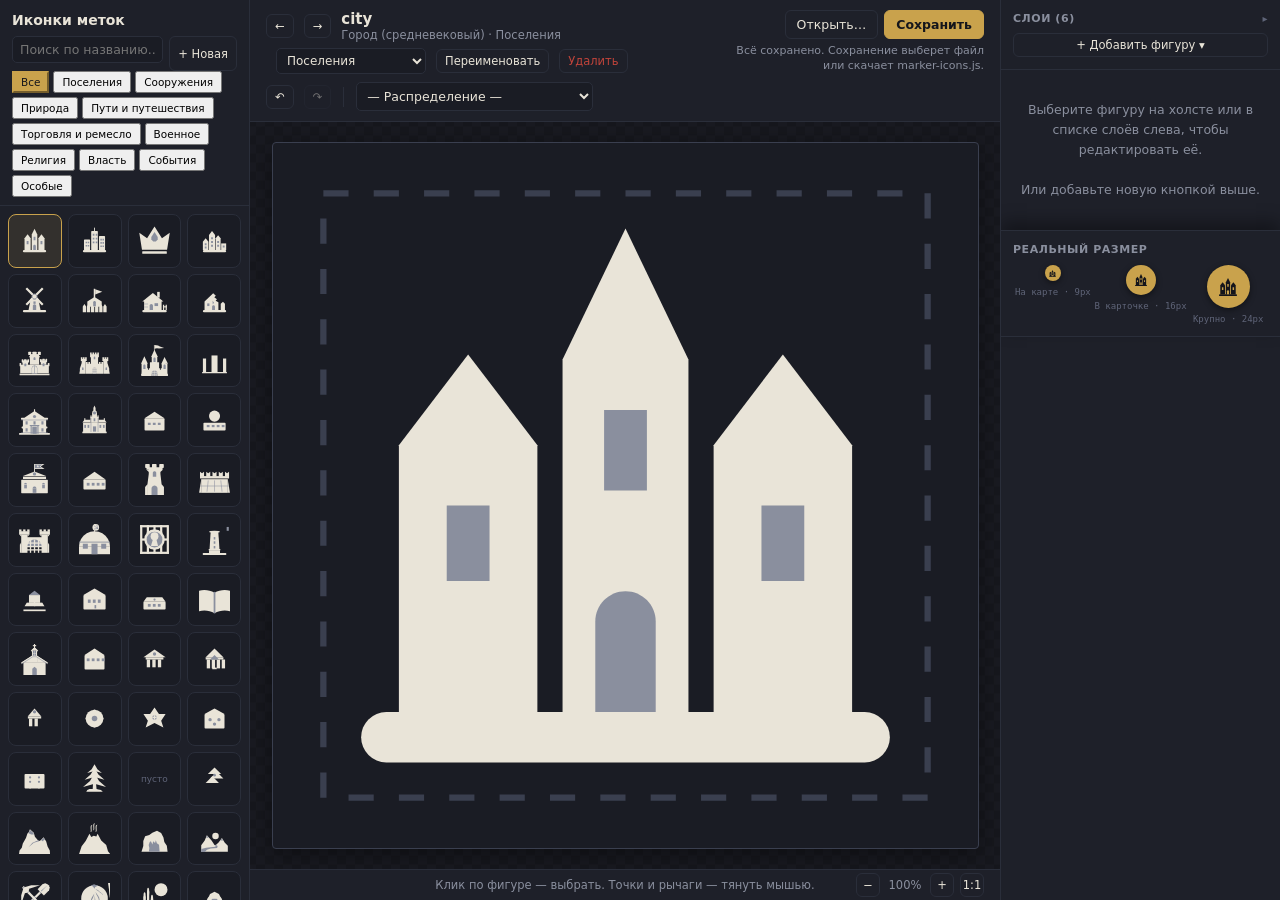
<file: icon-editor.html>
<!DOCTYPE html>
<html lang="ru">
<head>
<meta charset="UTF-8">
<meta name="viewport" content="width=device-width, initial-scale=1.0">
<title>Редактор иконок меток</title>
<style>
  :root{
    --bg:#14151b; --bg-alt:#1a1c24; --panel:#1e2029; --border-soft:#2a2e3a; --border-strong:#3a3f4f;
    --text:#e9e4d8; --text-faint:#8a8f9e; --text-dim:#5f6478;
    --gold:#c9a24c; --teal:#5fa8a0; --rose:#b5698f; --violet:#8c7ec9; --gray:#7a7f92; --thread:#c1443b;
    --accent:#c9a24c;
  }
  *{box-sizing:border-box;}
  body{ margin:0; background:var(--bg); color:var(--text); font-family:Inter,system-ui,sans-serif; font-size:13px; height:100vh; overflow:hidden; }
  button{ font-family:inherit; cursor:pointer; }
  .btn{ background:var(--panel); border:1px solid var(--border-soft); color:var(--text); border-radius:6px; padding:6px 11px; font-size:12.5px; transition:background .12s, border-color .12s; }
  .btn:hover{ background:var(--border-soft); }
  .btn.primary{ background:var(--gold); border-color:var(--gold); color:#14151b; font-weight:600; }
  .btn.primary:hover{ filter:brightness(1.08); }
  .btn:disabled{ opacity:.4; cursor:default; }
  .btn.sm{ padding:4px 8px; font-size:11.5px; }
  .btn.danger{ color:var(--thread); }
  input[type=text], input[type=number]{
    background:var(--bg-alt); border:1px solid var(--border-soft); color:var(--text); border-radius:5px;
    padding:5px 7px; font-size:12.5px; font-family:inherit; width:100%;
  }
  input[type=color]{ width:32px; height:26px; border:1px solid var(--border-soft); border-radius:5px; background:none; padding:1px; cursor:pointer; }
  select{ background:var(--bg-alt); border:1px solid var(--border-soft); color:var(--text); border-radius:5px; padding:5px 6px; font-size:12.5px; font-family:inherit; }
  label.field{ display:block; margin-bottom:9px; }
  label.field .lbl{ display:block; font-size:11px; color:var(--text-faint); margin-bottom:3px; }
  .row{ display:flex; gap:8px; }
  .row > *{ flex:1; min-width:0; }

  #app{ display:flex; height:100vh; }

  #sidebar{ width:250px; min-width:125px; max-width:340px; flex-shrink:0; background:var(--panel); border-right:1px solid var(--border-soft); display:flex; flex-direction:column; position:relative; }
  #sidebarResizeHandle{
    position:absolute; top:0; right:-3px; width:6px; height:100%; cursor:col-resize; z-index:5;
    background:transparent;
  }
  #sidebarResizeHandle:hover, #sidebarResizeHandle.dragging{ background:rgba(201,162,76,.35); }
  #sidebarHeader{ padding:12px 12px 8px; border-bottom:1px solid var(--border-soft); }
  #sidebarHeader h1{ font-size:14px; margin:0 0 8px; font-weight:700; }
  #searchInput{ margin-bottom:8px; }
  #catTabs{ display:flex; flex-wrap:wrap; gap:4px; }
  #catTabs button{ font-size:10.5px; padding:3px 7px; }
  #catTabs button.active{ background:var(--gold); border-color:var(--gold); color:#14151b; }
  #iconList{ flex:1; overflow-y:auto; padding:8px; display:grid; grid-template-columns:repeat(auto-fill, minmax(48px, 1fr)); gap:6px; align-content:start; }
  .icon-thumb{
    position:relative; aspect-ratio:1; border-radius:8px; border:1px solid var(--border-soft); background:var(--bg-alt);
    display:flex; align-items:center; justify-content:center; cursor:pointer; transition:border-color .12s, background .12s;
  }
  .icon-thumb:hover{ border-color:var(--text-dim); }
  .icon-thumb.active{ border-color:var(--gold); background:rgba(201,162,76,.12); }
  .icon-thumb svg{ width:60%; height:60%; }
  .icon-thumb .dot{ position:absolute; top:3px; right:3px; width:6px; height:6px; border-radius:50%; background:var(--gold); display:none; }
  .icon-thumb.dirty .dot{ display:block; }
  .icon-thumb .moved-dot{ position:absolute; top:3px; left:3px; width:6px; height:6px; border-radius:50%; background:var(--accent, #d9a441); display:none; }
  .icon-thumb.moved .moved-dot{ display:block; }

  #center{ flex:1; display:flex; flex-direction:column; min-width:0; }
  #topbar{ display:flex; flex-wrap:wrap; align-items:flex-start; justify-content:space-between; gap:8px 16px; padding:10px 16px; border-bottom:1px solid var(--border-soft); background:var(--panel); }
  #topbarLeft{ display:flex; flex-direction:column; gap:8px; min-width:0; flex:1 1 0; }
  .topbar-row{ display:flex; flex-wrap:wrap; align-items:center; gap:6px 10px; min-width:0; }
  #iconKeyLabel{ font-size:15px; font-weight:700; white-space:nowrap; }
  #iconMetaLabel{ font-size:11.5px; color:var(--text-faint); white-space:nowrap; overflow:hidden; text-overflow:ellipsis; }
  #iconCategorySelect{ margin-left:10px; font-size:12px; padding:4px 6px; max-width:150px; }
  #iconMetaLabel .moved{ color:var(--accent, #d9a441); }
  #topbarRight{ display:flex; flex-direction:column; align-items:flex-end; gap:5px; margin-left:auto; flex:0 0 auto; width:250px; }
  #topbarBtnStack{ display:flex; gap:6px; }
  #saveStatus{ order:2; font-size:11px; line-height:1.35; color:var(--text-faint); text-align:right; }
  #saveStatus.warn{ color:var(--accent); }

  #canvasWrap{ flex:1; display:flex; overflow:auto; background:
    repeating-conic-gradient(#191a21 0% 25%, #16171d 0% 50%) 50% / 18px 18px; }
  #svgCanvas{ background:var(--bg-alt); border:1px solid var(--border-strong); border-radius:4px; box-shadow:0 6px 24px rgba(0,0,0,.4); cursor:crosshair; touch-action:none; flex-shrink:0; margin:auto; }
  #realPreviewSizes{ display:flex; justify-content:space-between; gap:8px; }
  #realPreviewPanel{
    position:sticky; bottom:0; background:var(--panel); border-top:1px solid var(--border-soft);
    box-shadow:0 -8px 16px rgba(0,0,0,.35); z-index:5;
  }
  .rp-size-row{ display:flex; flex-direction:column; align-items:center; gap:6px; flex:1; min-width:0; }
  .rp-badge{ border-radius:50%; display:flex; align-items:center; justify-content:center; box-shadow:0 2px 6px rgba(0,0,0,.45); flex-shrink:0; }
  .rp-badge svg{ display:block; }
  .rp-size-label{ font-size:9px; color:var(--text-dim); font-family:'IBM Plex Mono', monospace; white-space:nowrap; text-align:center; }
  #svgCanvas .safe-zone{ fill:none; stroke:var(--border-strong); stroke-width:0.25; stroke-dasharray:1 1; pointer-events:none; }
  #svgCanvas .elem-outline{ fill:none; stroke:#4da3ff; stroke-width:0.4; stroke-dasharray:1.5 1; pointer-events:none; }
  #svgCanvas .handle-line{ stroke:#ff9f4d; stroke-width:0.25; pointer-events:none; }
  #svgCanvas .anchor-pt{ fill:#14151b; stroke:#4da3ff; stroke-width:0.5; cursor:grab; opacity:0.6; transition:opacity .1s; }
  #svgCanvas .anchor-pt:hover{ opacity:1; }
  #svgCanvas .anchor-pt.selected{ fill:#4da3ff; opacity:0.9; }
  #svgCanvas .handle-pt{ fill:#ff9f4d; stroke:#14151b; stroke-width:0.3; cursor:grab; opacity:0.65; transition:opacity .1s; }
  #svgCanvas .handle-pt:hover{ opacity:1; }
  #svgCanvas .resize-handle{ fill:#14151b; stroke:#4da3ff; stroke-width:0.5; cursor:nwse-resize; opacity:0.65; transition:opacity .1s; }
  #svgCanvas .resize-handle:hover{ opacity:1; }
  #svgCanvas .rotate-handle{ fill:#14151b; stroke:#7ee787; stroke-width:0.5; cursor:grab; opacity:0.7; transition:opacity .1s; }
  #svgCanvas .rotate-handle:hover{ opacity:1; }
  #svgCanvas .rotate-handle:active{ cursor:grabbing; }
  #svgCanvas .rotate-stick{ stroke:#7ee787; stroke-width:0.25; opacity:0.6; pointer-events:none; }
  #svgCanvas .move-hit{ cursor:move; }

  /* copy/paste toast */
  #editorToast{
    position:fixed; bottom:24px; left:50%; transform:translateX(-50%) translateY(20px);
    background:var(--panel, #1c1d24); border:1px solid var(--border-strong); color:var(--text, #e9e4d8);
    padding:10px 18px; border-radius:8px; font-size:13px; box-shadow:0 10px 28px rgba(0,0,0,.5);
    opacity:0; pointer-events:none; transition:opacity .18s ease, transform .18s ease; z-index:600;
  }
  #editorToast.show{ opacity:1; transform:translateX(-50%) translateY(0); }

  /* right-click context menu */
  #ctxMenu{
    position:fixed; z-index:500; min-width:200px; background:var(--panel, #1c1d24); border:1px solid var(--border-strong);
    border-radius:8px; box-shadow:0 10px 30px rgba(0,0,0,.55); padding:5px; font-size:12.5px; user-select:none;
  }
  #ctxMenu .ctx-item{
    display:flex; align-items:center; gap:8px; padding:7px 10px; border-radius:5px; cursor:pointer; white-space:nowrap;
    color:var(--text, #e9e4d8);
  }
  #ctxMenu .ctx-item:hover{ background:rgba(255,255,255,.08); }
  #ctxMenu .ctx-item.danger:hover{ background:rgba(255,90,90,.15); color:#ff8a8a; }
  #ctxMenu .ctx-item[disabled]{ opacity:.35; cursor:default; pointer-events:none; }
  #ctxMenu .ctx-sep{ height:1px; background:var(--border-strong); margin:4px 2px; }
  #ctxMenu .ctx-check{ width:14px; text-align:center; flex-shrink:0; }
  .ctx-fill-swatch{ width:12px; height:12px; border-radius:3px; flex-shrink:0; border:1px solid rgba(255,255,255,.25); }
  .ctx-fill-swatch-main{ background:#e9e4d8; }
  .ctx-fill-swatch-accent{ background:#8a8f9e; }
  #ctxMenu .ctx-sub-wrap{ position:relative; }
  #ctxMenu .ctx-sub-wrap > .ctx-item::after{ content:'▸'; margin-left:auto; padding-left:10px; color:var(--text-faint); }
  #ctxSubMenu{
    position:fixed; z-index:501; min-width:190px; max-height:280px; overflow-y:auto; background:var(--panel, #1c1d24);
    border:1px solid var(--border-strong); border-radius:8px; box-shadow:0 10px 30px rgba(0,0,0,.55); padding:5px;
  }
  #ctxSubMenu .ctx-shape-item{
    display:flex; align-items:center; gap:8px; padding:6px 8px; border-radius:5px; cursor:pointer; font-size:12.5px; color:var(--text, #e9e4d8);
  }
  #ctxSubMenu .ctx-shape-item:hover{ background:rgba(255,255,255,.08); }
  #ctxSubMenu .ctx-shape-item svg{ width:16px; height:16px; flex-shrink:0; }
  #ctxMenuOverlay{ position:fixed; inset:0; z-index:499; }
  #svgCanvas .snap-guide{ stroke-width:0.18; stroke-dasharray:0.9 0.7; pointer-events:none; }
  #svgCanvas .snap-guide-canvas{ stroke:#ff4da6; }
  #svgCanvas .snap-guide-object{ stroke:#4da3ff; }
  #svgCanvas .snap-guide-radial{ stroke:#7fe08a; stroke-dasharray:0.5 0.5; }
  #svgCanvas .snap-guide-center-dot{ fill:#7fe08a; stroke:none; pointer-events:none; }

  #canvasFooter{ display:flex; align-items:center; justify-content:center; gap:10px; padding:8px 16px; border-top:1px solid var(--border-soft); background:var(--panel); font-size:11.5px; color:var(--text-faint); position:relative; }
  #zoomControls{ position:absolute; right:16px; top:50%; transform:translateY(-50%); display:flex; align-items:center; gap:6px; }
  #zoomControls .btn.sm{ width:24px; height:24px; padding:0; display:flex; align-items:center; justify-content:center; }
  #zoomLabel{ min-width:38px; text-align:center; font-variant-numeric:tabular-nums; }

  #rightPanel{ width:280px; flex-shrink:0; background:var(--panel); border-left:1px solid var(--border-soft); display:flex; flex-direction:column; overflow-y:auto; }
  .panel-section{ padding:12px; border-bottom:1px solid var(--border-soft); }
  .panel-section h2{ font-size:11px; text-transform:uppercase; letter-spacing:.05em; color:var(--text-faint); margin:0 0 9px; font-weight:600; }
  .panel-section h2.collapsible-header{ display:flex; align-items:center; justify-content:space-between; cursor:pointer; user-select:none; margin-bottom:8px; }
  .panel-section h2.collapsible-header:hover{ color:var(--text); }
  .panel-section h2.collapsible-header .collapse-chevron{ font-size:10px; color:var(--text-dim); flex-shrink:0; }
  #elementList{ display:flex; flex-direction:column; gap:4px; margin-bottom:8px; }
  .elem-row{
    display:flex; align-items:center; gap:7px; padding:6px 8px; border-radius:6px; border:1px solid transparent;
    background:var(--bg-alt); cursor:pointer; font-size:12px; position:relative;
  }
  .elem-row:hover{ border-color:var(--border-strong); }
  .elem-row.active{ border-color:var(--gold); background:rgba(201,162,76,.1); }
  .elem-row.link-selected{ border-color:#4da3ff; background:rgba(77,163,255,.12); }
  .elem-row.dragging{ opacity:.4; }
  .elem-row.drag-over-top::before, .elem-row.drag-over-bottom::after{
    content:''; position:absolute; left:6px; right:6px; height:2px; background:var(--gold); border-radius:2px;
  }
  .elem-row.drag-over-top::before{ top:-2px; }
  .elem-row.drag-over-bottom::after{ bottom:-2px; }
  .elem-row .drag-handle{ color:var(--text-dim); cursor:grab; flex-shrink:0; font-size:12px; line-height:1; padding:0 1px; }
  .elem-row .drag-handle:active{ cursor:grabbing; }
  .elem-row .row-thumb{
    width:22px; height:22px; border-radius:5px; flex-shrink:0; border:1px solid rgba(255,255,255,.12);
    display:flex; align-items:center; justify-content:center; overflow:hidden;
    background:
      linear-gradient(45deg, rgba(255,255,255,.06) 25%, transparent 25%, transparent 75%, rgba(255,255,255,.06) 75%) 0 0/8px 8px,
      linear-gradient(45deg, rgba(255,255,255,.06) 25%, transparent 25%, transparent 75%, rgba(255,255,255,.06) 75%) 4px 4px/8px 8px,
      #14151b;
    color:#e9e4d8;
  }
  .elem-row .row-thumb-svg{ display:block; --marker-color:#8a8f9e; }
  .elem-row .kind{ flex:1; color:var(--text-faint); overflow:hidden; text-overflow:ellipsis; white-space:nowrap; }
  .elem-row .link-badge{ color:#4da3ff; font-size:11px; flex-shrink:0; }
  .elem-row .del{ color:var(--text-dim); background:none; border:none; padding:2px 4px; font-size:13px; }
  .elem-row .del:hover{ color:var(--thread); }
  #linkToolbar{ display:flex; align-items:center; gap:6px; margin:2px 0 8px; padding:6px 8px; border:1px dashed #4da3ff; border-radius:6px; background:rgba(77,163,255,.08); font-size:11px; color:var(--text-faint); flex-wrap:wrap; }
  #linkToolbar .btn{ font-size:11px; padding:4px 8px; }
  .link-hint{ font-size:10.5px; color:var(--text-dim); margin:-4px 0 8px; }
  #addShapeRow{ display:flex; gap:5px; flex-wrap:wrap; }
  #addShapeRow button{ flex:1; min-width:56px; }
  .shape-add-wrap{ position:relative; }
  .shape-picker-overlay{ position:fixed; inset:0; z-index:59; background:transparent; }
  .shape-picker-popover{
    position:absolute; top:calc(100% + 6px); left:0; right:0; z-index:60;
    background:var(--bg-alt); border:1px solid var(--border-strong); border-radius:8px;
    box-shadow:0 10px 28px rgba(0,0,0,.5); padding:8px; display:grid;
    grid-template-columns:repeat(3,1fr); gap:6px; max-height:340px; overflow-y:auto;
  }
  .shape-opt{
    display:flex; flex-direction:column; align-items:center; gap:4px; padding:8px 4px;
    background:var(--panel); border:1px solid var(--border-soft); border-radius:6px; color:var(--text-faint);
    font-size:9.5px; text-align:center; line-height:1.2; transition:border-color .12s, background .12s, color .12s;
  }
  .shape-opt:hover{ border-color:var(--gold); color:var(--text); background:rgba(201,162,76,.08); }
  .shape-opt svg{ width:22px; height:22px; stroke:currentColor; }

  #emptyState{ padding:30px 16px; text-align:center; color:var(--text-faint); font-size:12.5px; line-height:1.6; }
  #pathModeHint{ font-size:11px; color:var(--text-faint); padding:0 12px 10px; line-height:1.5; }
</style>
</head>
<body>

<div id="app">
  <div id="sidebar">
    <div id="sidebarResizeHandle" title="Потяните, чтобы изменить ширину"></div>
    <div id="sidebarHeader">
      <h1>Иконки меток</h1>
      <div style="display:flex; gap:6px;">
        <input type="text" id="searchInput" placeholder="Поиск по названию..." style="flex:1; min-width:0;">
        <button class="btn sm" id="addIconBtn" title="Добавить новую иконку">+ Новая</button>
      </div>
      <div id="catTabs"></div>
    </div>
    <div id="iconList"></div>
  </div>

  <div id="center">
    <div id="topbar">
      <div id="topbarLeft">
        <div class="topbar-row">
          <button class="btn sm" id="prevBtn" title="Предыдущая">←</button>
          <button class="btn sm" id="nextBtn" title="Следующая">→</button>
          <div>
            <div id="iconKeyLabel">—</div>
            <div id="iconMetaLabel"></div>
          </div>
          <select id="iconCategorySelect" title="Переместить в другую категорию"></select>
          <button class="btn sm" id="renameIconBtn" title="Переименовать эту иконку (название и/или ключ)">Переименовать</button>
          <button class="btn sm danger" id="deleteIconBtn" title="Удалить эту иконку насовсем">Удалить</button>
        </div>
        <div class="topbar-row">
          <button class="btn sm" id="undoBtn" title="Отменить (Ctrl+Z)">↶</button>
          <button class="btn sm" id="redoBtn" title="Повторить (Ctrl+Shift+Z)">↷</button>
          <span style="width:1px; height:20px; background:var(--border-soft); margin:0 2px;"></span>
          <select id="alignMenu" title="Сначала выделите 2+ фигуры (Ctrl/Cmd+клик в списке слоёв слева), затем выберите действие">
            <option value="" selected>— Распределение —</option>
            <optgroup label="Выровнять">
              <option value="align-left">По левому краю</option>
              <option value="align-hcenter">По центру (гориз.)</option>
              <option value="align-right">По правому краю</option>
              <option value="align-top">По верхнему краю</option>
              <option value="align-vcenter">По центру (верт.)</option>
              <option value="align-bottom">По нижнему краю</option>
            </optgroup>
            <optgroup label="Распределить">
              <option value="dist-h">Равномерно по горизонтали</option>
              <option value="dist-v">Равномерно по вертикали</option>
            </optgroup>
          </select>
        </div>
      </div>
      <div id="topbarRight">
        <span id="saveStatus"></span>
        <div id="topbarBtnStack">
          <button class="btn" id="loadFromFileBtn" title="Открыть другой marker-icons.js (обычно не нужен: редактор сам берёт файл из своей папки)">Открыть…</button>
          <button class="btn primary" id="saveBtn" title="Собрать marker-icons.js (Ctrl+S)">Сохранить</button>
        </div>
      </div>
    </div>

    <div id="canvasWrap">
      <svg id="svgCanvas" width="560" height="560" viewBox="-2 -2 28 28"></svg>
    </div>

    <div id="canvasFooter">
      <span>Клик по фигуре — выбрать. Точки и рычаги — тянуть мышью.</span>
      <div id="zoomControls">
        <button class="btn sm" id="zoomOutBtn" title="Уменьшить (Ctrl −)">−</button>
        <span id="zoomLabel">100%</span>
        <button class="btn sm" id="zoomInBtn" title="Увеличить (Ctrl +)">+</button>
        <button class="btn sm" id="zoomResetBtn" title="Сбросить масштаб (Ctrl 0)">1:1</button>
      </div>
    </div>
  </div>

  <div id="rightPanel"></div>
</div>

<script id="path-engine-src">
// ============================================================
// path_engine.js — parse an SVG <path d="..."> string into an editable
// "anchors with bezier handles" model, and serialize back to a 'd' string.
//
// Internal model per subpath: array of anchors:
//   { x, y, inX, inY, outX, outY }   (in/out are null when the segment on
//   that side is a straight line, not a curve)
// A path is: { subpaths: [ {anchors:[...], closed:bool}, ... ] }
//
// Supports: M/m L/l H/h V/v C/c S/s Q/q T/t A/a Z/z
// Q/T are converted to equivalent cubic C on parse (exact conversion).
// A (arc) is approximated with cubic beziers (standard arc-to-bezier).
// ============================================================

function parsePathD(d){
  const tokens = tokenizePath(d);
  let i = 0;
  let cx = 0, cy = 0;           // current point
  let startX = 0, startY = 0;   // subpath start (for Z)
  let prevCmd = '';
  let prevCtrl = null;          // reflection control point for S/T
  const subpaths = [];
  let cur = null; // current subpath being built: {anchors:[], closed:false}

  function pushAnchor(x, y, inX, inY, outXOfPrev, outYOfPrev){
    if(outXOfPrev != null && cur.anchors.length){
      const last = cur.anchors[cur.anchors.length-1];
      last.outX = outXOfPrev; last.outY = outYOfPrev;
    }
    cur.anchors.push({ x, y, inX: inX==null?null:inX, inY: inY==null?null:inY, outX:null, outY:null });
  }

  while(i < tokens.length){
    const cmd = tokens[i++];
    const abs = cmd === cmd.toUpperCase();
    const C = cmd.toUpperCase();
    // SVG allows omitting a repeated command letter for consecutive segments
    // of the same command — e.g. "L10,10 20,20 30,30" is three L segments.
    // `more()` reports whether the next token is a bare number (i.e. an
    // implicit repeat) rather than a new command letter, so every branch
    // below loops for as long as that holds.
    const more = () => i < tokens.length && isNum(tokens[i]);
    if(C === 'M'){
      moveTo();
    } else if(C === 'L'){
      do{ lineTo(); } while(more());
    } else if(C === 'H'){
      do{ horizTo(); } while(more());
    } else if(C === 'V'){
      do{ vertTo(); } while(more());
    } else if(C === 'C'){
      do{ curveTo(); } while(more());
    } else if(C === 'S'){
      do{ smoothCurveTo(); } while(more());
    } else if(C === 'Q'){
      do{ quadTo(); } while(more());
    } else if(C === 'T'){
      do{ smoothQuadTo(); } while(more());
    } else if(C === 'A'){
      do{ arcTo(); } while(more());
    } else if(C === 'Z'){
      cur.closed = true;
      cx = startX; cy = startY;
      subpaths.push(cur);
      cur = { anchors: [], closed:false };
      prevCmd = 'Z'; prevCtrl = null;
    } else {
      // unknown command — skip one token defensively (shouldn't happen for
      // this icon set, but avoids an infinite loop on unexpected input)
    }

    function moveTo(){
      const x = num(tokens[i++]), y = num(tokens[i++]);
      cx = abs ? x : cx + x; cy = abs ? y : cy + y;
      if(cur && cur.anchors.length) subpaths.push(cur);
      cur = { anchors: [], closed:false };
      cur.anchors.push({ x:cx, y:cy, inX:null, inY:null, outX:null, outY:null });
      startX = cx; startY = cy;
      prevCtrl = null; prevCmd = 'M';
      // Subsequent implicit coordinate pairs after M are treated as L.
      while(more()){
        const lx = num(tokens[i++]), ly = num(tokens[i++]);
        cx = abs ? lx : cx + lx; cy = abs ? ly : cy + ly;
        pushAnchor(cx, cy, null, null, null, null);
        prevCmd = 'L'; prevCtrl = null;
      }
    }
    function lineTo(){
      const x = num(tokens[i++]), y = num(tokens[i++]);
      cx = abs ? x : cx + x; cy = abs ? y : cy + y;
      pushAnchor(cx, cy, null, null, null, null);
      prevCmd = 'L'; prevCtrl = null;
    }
    function horizTo(){
      const x = num(tokens[i++]);
      cx = abs ? x : cx + x;
      pushAnchor(cx, cy, null, null, null, null);
      prevCmd = 'H'; prevCtrl = null;
    }
    function vertTo(){
      const y = num(tokens[i++]);
      cy = abs ? y : cy + y;
      pushAnchor(cx, cy, null, null, null, null);
      prevCmd = 'V'; prevCtrl = null;
    }
    function curveTo(){
      const x1=num(tokens[i++]), y1=num(tokens[i++]);
      const x2=num(tokens[i++]), y2=num(tokens[i++]);
      const x=num(tokens[i++]), y=num(tokens[i++]);
      const c1x = abs?x1:cx+x1, c1y = abs?y1:cy+y1;
      const c2x = abs?x2:cx+x2, c2y = abs?y2:cy+y2;
      const nx = abs?x:cx+x, ny = abs?y:cy+y;
      pushAnchor(nx, ny, c2x, c2y, c1x, c1y);
      prevCtrl = {x:c2x, y:c2y};
      cx = nx; cy = ny; prevCmd = 'C';
    }
    function smoothCurveTo(){
      const x2=num(tokens[i++]), y2=num(tokens[i++]);
      const x=num(tokens[i++]), y=num(tokens[i++]);
      const c2x = abs?x2:cx+x2, c2y = abs?y2:cy+y2;
      const nx = abs?x:cx+x, ny = abs?y:cy+y;
      let c1x, c1y;
      if(prevCtrl && (prevCmd==='C'||prevCmd==='S')){ c1x = 2*cx-prevCtrl.x; c1y = 2*cy-prevCtrl.y; }
      else { c1x = cx; c1y = cy; }
      pushAnchor(nx, ny, c2x, c2y, c1x, c1y);
      prevCtrl = {x:c2x, y:c2y};
      cx = nx; cy = ny; prevCmd = 'S';
    }
    function quadTo(){
      const x1=num(tokens[i++]), y1=num(tokens[i++]);
      const x=num(tokens[i++]), y=num(tokens[i++]);
      const qx = abs?x1:cx+x1, qy = abs?y1:cy+y1;
      const nx = abs?x:cx+x, ny = abs?y:cy+y;
      const c1x = cx + 2/3*(qx-cx), c1y = cy + 2/3*(qy-cy);
      const c2x = nx + 2/3*(qx-nx), c2y = ny + 2/3*(qy-ny);
      pushAnchor(nx, ny, c2x, c2y, c1x, c1y);
      prevCtrl = {x:qx, y:qy};
      cx = nx; cy = ny; prevCmd = 'Q';
    }
    function smoothQuadTo(){
      const x=num(tokens[i++]), y=num(tokens[i++]);
      const nx = abs?x:cx+x, ny = abs?y:cy+y;
      let qx, qy;
      if(prevCtrl && (prevCmd==='Q'||prevCmd==='T')){ qx = 2*cx-prevCtrl.x; qy = 2*cy-prevCtrl.y; }
      else { qx = cx; qy = cy; }
      const c1x = cx + 2/3*(qx-cx), c1y = cy + 2/3*(qy-cy);
      const c2x = nx + 2/3*(qx-nx), c2y = ny + 2/3*(qy-ny);
      pushAnchor(nx, ny, c2x, c2y, c1x, c1y);
      prevCtrl = {x:qx, y:qy};
      cx = nx; cy = ny; prevCmd = 'T';
    }
    function arcTo(){
      const rx=num(tokens[i++]), ry=num(tokens[i++]);
      const rot=num(tokens[i++]);
      const laf=num(tokens[i++]), sf=num(tokens[i++]);
      const x=num(tokens[i++]), y=num(tokens[i++]);
      const nx = abs?x:cx+x, ny = abs?y:cy+y;
      const beziers = arcToBeziers(cx, cy, rx, ry, rot, laf, sf, nx, ny);
      for(const b of beziers){
        pushAnchor(b.x, b.y, b.c2x, b.c2y, b.c1x, b.c1y);
      }
      prevCtrl = null;
      cx = nx; cy = ny; prevCmd = 'A';
    }
  }
  if(cur && cur.anchors.length) subpaths.push(cur);
  return { subpaths };
}

function serializePathD(pathModel, precision){
  const p = precision==null ? 3 : precision;
  const r = v => {
    const n = Math.round(v * Math.pow(10,p)) / Math.pow(10,p);
    return Number.isInteger(n) ? String(n) : String(n);
  };
  const parts = [];
  for(const sp of pathModel.subpaths){
    if(!sp.anchors.length) continue;
    const a0 = sp.anchors[0];
    parts.push(`M${r(a0.x)},${r(a0.y)}`);
    for(let k=1;k<sp.anchors.length;k++){
      const prev = sp.anchors[k-1], a = sp.anchors[k];
      if(prev.outX==null && a.inX==null){
        parts.push(`L${r(a.x)},${r(a.y)}`);
      } else {
        const c1x = prev.outX==null ? prev.x : prev.outX;
        const c1y = prev.outY==null ? prev.y : prev.outY;
        const c2x = a.inX==null ? a.x : a.inX;
        const c2y = a.inY==null ? a.y : a.inY;
        parts.push(`C${r(c1x)},${r(c1y)} ${r(c2x)},${r(c2y)} ${r(a.x)},${r(a.y)}`);
      }
    }
    if(sp.closed){
      // closing segment back to the first anchor, using the last anchor's
      // outHandle and the first anchor's inHandle if present
      const last = sp.anchors[sp.anchors.length-1];
      const first = sp.anchors[0];
      if(last.outX==null && first.inX==null){
        parts.push('Z');
      } else {
        const c1x = last.outX==null ? last.x : last.outX;
        const c1y = last.outY==null ? last.y : last.outY;
        const c2x = first.inX==null ? first.x : first.inX;
        const c2y = first.inY==null ? first.y : first.inY;
        parts.push(`C${r(c1x)},${r(c1y)} ${r(c2x)},${r(c2y)} ${r(first.x)},${r(first.y)}Z`);
      }
    }
  }
  return parts.join(' ');
}

// ---- helpers ----
function tokenizePath(d){
  const cmdRe = /[MLHVCSQTAZmlhvcsqtaz]/;
  const tokens = [];
  let i = 0;
  const n = d.length;
  while(i < n){
    const ch = d[i];
    if(cmdRe.test(ch)){ tokens.push(ch); i++; continue; }
    if(/[\s,]/.test(ch)){ i++; continue; }
    // number: optional sign, digits, optional decimal, optional exponent
    const m = /^[+-]?(\d+\.\d+|\.\d+|\d+\.?)(e[+-]?\d+)?/i.exec(d.slice(i));
    if(m){ tokens.push(m[0]); i += m[0].length; continue; }
    i++; // skip unrecognized char defensively
  }
  return tokens;
}
function num(s){ return parseFloat(s); }
function isNum(s){ return s!=null && /^[+-]?(\d|\.\d)/.test(s); }

// Standard arc-to-cubic-bezier conversion (endpoint parametrization).
function arcToBeziers(x1,y1, rx,ry, angleDeg, largeArcFlag, sweepFlag, x2,y2){
  if(rx===0 || ry===0) return [{x:x2,y:y2,c1x:x1,c1y:y1,c2x:x2,c2y:y2}];
  rx = Math.abs(rx); ry = Math.abs(ry);
  const phi = angleDeg * Math.PI/180;
  const cosPhi = Math.cos(phi), sinPhi = Math.sin(phi);
  const dx2 = (x1-x2)/2, dy2 = (y1-y2)/2;
  const x1p =  cosPhi*dx2 + sinPhi*dy2;
  const y1p = -sinPhi*dx2 + cosPhi*dy2;
  let rxs = rx*rx, rys = ry*ry;
  const x1ps = x1p*x1p, y1ps = y1p*y1p;
  const cr = x1ps/rxs + y1ps/rys;
  if(cr > 1){ const s = Math.sqrt(cr); rx*=s; ry*=s; rxs=rx*rx; rys=ry*ry; }
  const sign = (largeArcFlag !== sweepFlag) ? 1 : -1;
  let sq = ((rxs*rys) - (rxs*y1ps) - (rys*x1ps)) / ((rxs*y1ps) + (rys*x1ps));
  sq = sq < 0 ? 0 : sq;
  const coef = sign * Math.sqrt(sq);
  const cxp = coef * (rx*y1p/ry);
  const cyp = coef * -(ry*x1p/rx);
  const cx = cosPhi*cxp - sinPhi*cyp + (x1+x2)/2;
  const cy = sinPhi*cxp + cosPhi*cyp + (y1+y2)/2;
  const ux = (x1p-cxp)/rx, uy = (y1p-cyp)/ry;
  const vx = (-x1p-cxp)/rx, vy = (-y1p-cyp)/ry;
  const ang = (ux,uy,vx,vy) => {
    const dot = ux*vx+uy*vy;
    const len = Math.sqrt((ux*ux+uy*uy)*(vx*vx+vy*vy));
    let a = Math.acos(Math.max(-1,Math.min(1,dot/len)));
    if(ux*vy - uy*vx < 0) a = -a;
    return a;
  };
  let theta1 = ang(1,0,ux,uy);
  let dTheta = ang(ux,uy,vx,vy);
  if(!sweepFlag && dTheta>0) dTheta -= 2*Math.PI;
  if(sweepFlag && dTheta<0) dTheta += 2*Math.PI;
  const segCount = Math.max(1, Math.ceil(Math.abs(dTheta)/(Math.PI/2)));
  const delta = dTheta/segCount;
  const t = 4/3*Math.tan(delta/4);
  const result = [];
  let angle = theta1;
  for(let s=0; s<segCount; s++){
    const a1 = angle, a2 = angle+delta;
    const p1x = cx + rx*Math.cos(a1)*cosPhi - ry*Math.sin(a1)*sinPhi;
    const p1y = cy + rx*Math.cos(a1)*sinPhi + ry*Math.sin(a1)*cosPhi;
    const p2x = cx + rx*Math.cos(a2)*cosPhi - ry*Math.sin(a2)*sinPhi;
    const p2y = cy + rx*Math.cos(a2)*sinPhi + ry*Math.sin(a2)*cosPhi;
    const c1x = p1x - t*(rx*Math.sin(a1)*cosPhi + ry*Math.cos(a1)*sinPhi);
    const c1y = p1y - t*(rx*Math.sin(a1)*sinPhi - ry*Math.cos(a1)*cosPhi);
    const c2x = p2x + t*(rx*Math.sin(a2)*cosPhi + ry*Math.cos(a2)*sinPhi);
    const c2y = p2y + t*(rx*Math.sin(a2)*sinPhi - ry*Math.cos(a2)*cosPhi);
    result.push({x:p2x, y:p2y, c1x, c1y, c2x, c2y});
    angle = a2;
  }
  return result;
}
</script>

<script src="marker-icons.js"></script>
<script id="marker-icons-glue">
// Каталог значков берётся из marker-icons.js (лежит рядом). Если его нет — редактор открывается пустым,
// и нужно нажать «Открыть marker-icons.js».
window.__catalogMissing = (typeof MARKER_SVG === "undefined");
if(window.__catalogMissing){
  window.MARKER_ICONS=[["new","Новый значок"]]; window.MARKER_ICON_LABELS={new:"Новый значок"};
  window.MARKER_ICON_CATEGORIES=[{key:"other",label:"Прочее",icons:["new"]}]; window.MARKER_ICON_TO_CATEGORY={new:"other"};
  window.MARKER_COLORS={other:"var(--gray)",new:"var(--gray)"}; window.MARKER_SVG={new:'<svg viewBox="-2 -2 28 28"></svg>'};
  window.LEGACY_MARKER_ICONS={}; window.iconCategoryOf=function(k){return MARKER_ICON_TO_CATEGORY[k]||"other"};
}
</script>

<script id="icon-model-src">
// ============================================================
// icon_model.js — converts between the raw SVG markup used in
// marker-icons.js (MARKER_SVG[key]) and an editable "elements" array.
//
// Fill and stroke are tracked INDEPENDENTLY (not as a single "mode"),
// because several existing icons rely on a shape that has both a real
// fill AND an inherited stroke at the same time (they set fill="currentColor"
// but never override stroke, so it inherits stroke:currentColor from the
// outer .map-marker-icon svg default) — collapsing that into one mutually
// exclusive fill-or-stroke mode silently thins those shapes out.
//
//   element = { id, kind:'path'|'rect'|'circle'|'ellipse',
//               fillRole:'none'|'main'|'accent'|'custom', fillCustom,
//               strokeRole:'none'|'main'|'accent'|'custom', strokeCustom,
//               strokeWidth, opacity, transform, ...shape-specific fields }
//   main   -> currentColor        (the icon's own silhouette)
//   accent -> var(--marker-color) (a cutout that matches the marker circle's background)
//   custom -> a literal color (rare, e.g. the volcano's fixed orange)
//
// A missing fill/stroke attribute in the source SVG inherits the outer
// .map-marker-icon svg default (fill:none; stroke:currentColor) — that
// inheritance is resolved once here on parse, so the editable model never
// has to reason about CSS cascade itself.
// ============================================================

let __uidCounter = 1;
function uid(){ return 'el' + (__uidCounter++) + '_' + Math.random().toString(36).slice(2,7); }

function roleToColor(role, custom){
  if(role === 'main') return 'currentColor';
  if(role === 'accent') return 'var(--marker-color)';
  return custom || '#000000';
}
function colorToRole(color){
  if(color === 'none') return { role:'none' };
  if(color === 'currentColor') return { role:'main' };
  if(color === 'var(--marker-color)') return { role:'accent' };
  return { role:'custom', customColor: color };
}
function fmtNum(v){
  if(v == null || isNaN(v)) return '0';
  const n = Math.round(v * 1000) / 1000;
  return String(n);
}

function parseIconSvg(svgString){
  const doc = new DOMParser().parseFromString(svgString, 'image/svg+xml');
  const svgEl = doc.documentElement;
  const viewBox = (svgEl && svgEl.getAttribute && svgEl.getAttribute('viewBox')) || '-2 -2 28 28';
  const elements = [];
  if(!svgEl || svgEl.tagName === 'parsererror'){ return { elements, viewBox }; }
  const children = Array.from(svgEl.children || []);
  for(const child of children){
    const tag = (child.tagName || '').toLowerCase();
    if(!['path','rect','circle','ellipse'].includes(tag)) continue;
    const fillAttr = child.getAttribute('fill');
    const strokeAttr = child.getAttribute('stroke');
    const fillInfo = fillAttr == null ? { role:'none' } : colorToRole(fillAttr);
    const strokeInfo = strokeAttr == null ? { role:'main' } : colorToRole(strokeAttr);
    const strokeWidthAttr = child.getAttribute('stroke-width');
    const opacityAttr = child.getAttribute('opacity');
    const transformAttr = child.getAttribute('transform');
    const dasharrayAttr = child.getAttribute('stroke-dasharray');
    const base = {
      id: uid(), kind: tag,
      fillRole: fillInfo.role, fillCustom: fillInfo.customColor,
      strokeRole: strokeInfo.role, strokeCustom: strokeInfo.customColor,
      strokeWidth: strokeWidthAttr != null ? parseFloat(strokeWidthAttr) : 2,
      opacity: opacityAttr != null ? parseFloat(opacityAttr) : 1,
      transform: transformAttr || '',
      strokeDasharray: dasharrayAttr || '',
    };
    if(tag === 'path'){
      base.pathModel = parsePathD(child.getAttribute('d') || '');
    } else if(tag === 'rect'){
      base.x = parseFloat(child.getAttribute('x')) || 0;
      base.y = parseFloat(child.getAttribute('y')) || 0;
      base.width = parseFloat(child.getAttribute('width')) || 0;
      base.height = parseFloat(child.getAttribute('height')) || 0;
      base.rx = parseFloat(child.getAttribute('rx')) || 0;
    } else if(tag === 'circle'){
      base.cx = parseFloat(child.getAttribute('cx')) || 0;
      base.cy = parseFloat(child.getAttribute('cy')) || 0;
      base.r = parseFloat(child.getAttribute('r')) || 0;
    } else if(tag === 'ellipse'){
      base.cx = parseFloat(child.getAttribute('cx')) || 0;
      base.cy = parseFloat(child.getAttribute('cy')) || 0;
      base.rx = parseFloat(child.getAttribute('rx')) || 0;
      base.ry = parseFloat(child.getAttribute('ry')) || 0;
    }
    elements.push(base);
  }
  return { elements, viewBox };
}

function elementToSvgString(el){
  const fillAttr = el.fillRole === 'none' ? 'none' : roleToColor(el.fillRole, el.fillCustom);
  const strokeAttr = el.strokeRole === 'none' ? 'none' : roleToColor(el.strokeRole, el.strokeCustom);
  const extra = [];
  if(el.strokeRole !== 'none') extra.push(`stroke-width="${fmtNum(el.strokeWidth || 2)}"`);
  if(el.strokeDasharray) extra.push(`stroke-dasharray="${el.strokeDasharray}"`);
  if(el.opacity != null && el.opacity !== 1) extra.push(`opacity="${fmtNum(el.opacity)}"`);
  if(el.transform) extra.push(`transform="${el.transform}"`);
  const extraStr = extra.length ? ' ' + extra.join(' ') : '';
  if(el.kind === 'path'){
    const d = serializePathD(el.pathModel);
    return `<path d="${d}" fill="${fillAttr}" stroke="${strokeAttr}"${extraStr}/>`;
  }
  if(el.kind === 'rect'){
    const rx = el.rx ? ` rx="${fmtNum(el.rx)}"` : '';
    return `<rect x="${fmtNum(el.x)}" y="${fmtNum(el.y)}" width="${fmtNum(el.width)}" height="${fmtNum(el.height)}"${rx} fill="${fillAttr}" stroke="${strokeAttr}"${extraStr}/>`;
  }
  if(el.kind === 'circle'){
    return `<circle cx="${fmtNum(el.cx)}" cy="${fmtNum(el.cy)}" r="${fmtNum(el.r)}" fill="${fillAttr}" stroke="${strokeAttr}"${extraStr}/>`;
  }
  if(el.kind === 'ellipse'){
    return `<ellipse cx="${fmtNum(el.cx)}" cy="${fmtNum(el.cy)}" rx="${fmtNum(el.rx)}" ry="${fmtNum(el.ry)}" fill="${fillAttr}" stroke="${strokeAttr}"${extraStr}/>`;
  }
  return '';
}

function iconToSvgString(iconData){
  return `<svg viewBox="${iconData.viewBox}">${iconData.elements.map(elementToSvgString).join('')}</svg>`;
}

function cloneIconData(iconData){
  return JSON.parse(JSON.stringify(iconData));
}
</script>


<script id="editor-render-src">

// ============================================================
// editor.js — the interactive part of the icon editor.
// ============================================================

/* ---------------- library bootstrap ---------------- */
// `library[key] = { elements, viewBox, dirty, label, category }`
const library = {};
function buildLibrary(){
  for(const [key, label] of MARKER_ICONS){
    const svg = MARKER_SVG[key];
    const parsed = svg ? parseIconSvg(svg) : { elements: [], viewBox: '-2 -2 28 28' };
    library[key] = {
      elements: parsed.elements,
      viewBox: parsed.viewBox,
      dirty: false,
      label,
      category: iconCategoryOf(key),
      color: MARKER_COLORS[key] || MARKER_COLORS.other,
    };
  }
}
buildLibrary();

let ALL_KEYS = MARKER_ICONS.map(([k]) => k);

/* ---------------- state ---------------- */
const state = {
  currentKey: ALL_KEYS[0],
  selectedElId: null,
  selectedAnchor: null,   // { subpathIdx, anchorIdx, part:'anchor'|'in'|'out' }
  activeCat: 'all',
  search: '',
  drawing: null,          // in-progress pen-tool path: { elId, subpathIdx }
  fileHandle: null,
  history: {},            // key -> [snapshot, ...]
  historyIndex: {},       // key -> index into history[key]
  shapePickerOpen: false,
  layersCollapsed: true, // layers list starts collapsed — it can get long and isn't needed open at all times
  linkSelectIds: new Set(), // element ids picked (ctrl/cmd+click) for building/breaking a link group
  snapGuides: { x:null, y:null, radial:null }, // active alignment guide lines shown while dragging
  snapToObjects: true,      // whether dragging snaps to OTHER shapes' edges/mid, on top of canvas snapping
  contextMenu: null,        // { x, y, targetElId } while the right-click menu is open, else null
  layerContextMenu: null,   // { x, y, elId, aboveId, belowId } while the layer-row right-click menu is open
  zoom: 1,                  // canvas zoom level (1 = the base 560px/24-unit fit)
  clipboard: null,          // { elements:[...], sourceKey } — in-memory copy/paste buffer, lives only in this tab/session
};
let BASE_CANVAS_PX = 560; // #svgCanvas's width/height at zoom 1
const ZOOM_MIN = 0.5, ZOOM_MAX = 8;

/* ---------------- snapping (canvas midpoints/edges + other objects) ---------------- */
const CANVAS_SNAP_VALUES = [0, 12, 24];   // far edges of the 24x24 safe zone + its middle
const SNAP_THRESHOLD = 0.35;              // in icon-space units (~7px on screen at current zoom)

// Snap lines are {v, type:'canvas'|'object'} tuples so guides can be colored
// by source. Canvas lines are always present; object lines come from the
// start/middle/end of every OTHER element's bbox on the given axis, so a
// dragged shape can line up with its neighbors, not just the canvas itself.
function axisSnapLines(excludeIds, axis){
  const lines = CANVAS_SNAP_VALUES.map(v=>({ v, type:'canvas', edge:'mid' }));
  if(!state.snapToObjects) return lines;
  currentIcon().elements.forEach(el=>{
    if(excludeIds.includes(el.id)) return;
    const b = elementBounds(el);
    const start = axis==='x' ? b.x : b.y;
    const size = axis==='x' ? b.w : b.h;
    [[start,'start'], [start+size/2,'mid'], [start+size,'end']].forEach(([v,edge])=>lines.push({ v: Math.round(v*100)/100, type:'object', edge }));
  });
  return lines;
}
function findSnap(value, lines){
  let best=null;
  lines.forEach(l=>{
    const d = Math.abs(value - l.v);
    if(d < SNAP_THRESHOLD && (!best || d < best.d)) best = { d, value:l.v, type:l.type };
  });
  return best; // {value, type} or null
}
// For a moving span [start, start+size] (an element or group's bbox edge on one axis),
// finds whichever of its start/middle/end lines up closest with a snap line, and returns
// the delta to shift the whole span by. Used for whole-shape / whole-group dragging.
function findSpanSnap(start, size, lines){
  let best = null;
  [[start,'start'], [start + size/2,'mid'], [start + size,'end']].forEach(([v, spanEdge])=>{
    lines.forEach(l=>{
      const d = Math.abs(v - l.v);
      if(d < SNAP_THRESHOLD && (!best || d < best.d)) best = { d, delta: l.v - v, guide: l.v, type:l.type, spanEdge, lineEdge:l.edge };
    });
  });
  if(best && best.type==='object'){
    // One shape's start touching another's end (or vice versa) is two flat
    // shapes placed edge-to-edge — nudge into a hair of overlap so
    // anti-aliasing doesn't leave a 1px seam between them. Same-edge matches
    // (start-start, mid-mid, end-end) are alignment, not abutment, and stay
    // exact.
    const abutting = (best.spanEdge==='start' && best.lineEdge==='end') || (best.spanEdge==='end' && best.lineEdge==='start');
    if(abutting){
      const overlap = screenPxToIconUnits(1);
      best.delta += best.spanEdge==='start' ? -overlap : overlap;
    }
  }
  return best;
}
function combinedBounds(elsArr){
  let minX=Infinity, minY=Infinity, maxX=-Infinity, maxY=-Infinity;
  elsArr.forEach(el=>{
    const b = elementBounds(el);
    minX = Math.min(minX, b.x); minY = Math.min(minY, b.y);
    maxX = Math.max(maxX, b.x+b.w); maxY = Math.max(maxY, b.y+b.h);
  });
  return { x:minX, y:minY, w:maxX-minX, h:maxY-minY };
}
function clearSnapGuides(){ state.snapGuides = { x:null, y:null, radial:null }; }

/* ---------------- self-snapping (a shape's own center + spokes) ----------------
   Regular-ish polygons (hexagon, pentagon, star, ...) get invisible "threads"
   radiating from their own centroid, one through each vertex's current
   position, plus the four straight/diagonal axes through that same center.
   Dragging a vertex snaps it onto whichever thread it comes close to,
   letting you slide a corner in/out along its own spoke (or across the
   shape's middle) without nudging it off-angle by accident. */
function shapeCentroid(el){
  const anchors = el.pathModel.subpaths.flatMap(sp => sp.anchors);
  if(anchors.length < 3) return null;
  const cx = anchors.reduce((s,a)=>s+a.x,0) / anchors.length;
  const cy = anchors.reduce((s,a)=>s+a.y,0) / anchors.length;
  return { cx, cy };
}
function selfShapeRadialSnap(el, spIdx, aIdx, cursorPt){
  if(!el || el.kind !== 'path') return null;
  const center = shapeCentroid(el);
  if(!center) return null;
  const { cx, cy } = center;
  const origAnchor = el.pathModel.subpaths[spIdx].anchors[aIdx];
  const origAngle = Math.atan2(origAnchor.y - cy, origAnchor.x - cx);
  // the vertex's own original spoke, plus the four straight/diagonal axes
  // through the shape's center (horizontal, vertical, both diagonals)
  const angles = [origAngle, 0, Math.PI/4, Math.PI/2, 3*Math.PI/4, Math.PI, -Math.PI/4, -Math.PI/2, -3*Math.PI/4];
  const dx = cursorPt.x - cx, dy = cursorPt.y - cy;
  if(Math.hypot(dx, dy) < 0.05) return null;
  let best = null;
  for(const angle of angles){
    const nx = Math.cos(angle), ny = Math.sin(angle);
    const perp = Math.abs(-ny*dx + nx*dy); // perpendicular distance from cursor to this spoke
    if(perp < SNAP_THRESHOLD && (!best || perp < best.perp)){
      const proj = dx*nx + dy*ny; // signed distance along the spoke — keeps whatever radius the cursor implies
      best = { perp, x: cx + nx*proj, y: cy + ny*proj, cx, cy };
    }
  }
  return best;
}

function currentIcon(){ return library[state.currentKey]; }

function snapshot(){
  const icon = currentIcon();
  if(!icon) return;
  const h = state.history[state.currentKey] || (state.history[state.currentKey] = []);
  let idx = state.historyIndex[state.currentKey] || 0;
  // drop redo tail
  h.length = idx + 1;
  h.push(JSON.stringify(icon.elements));
  if(h.length > 60) h.shift();
  state.historyIndex[state.currentKey] = h.length - 1;
}
function undo(){
  const key = state.currentKey;
  const h = state.history[key]; if(!h) return;
  let idx = state.historyIndex[key] || 0;
  if(idx <= 0) return;
  idx--;
  state.historyIndex[key] = idx;
  library[key].elements = JSON.parse(h[idx]);
  markDirty(key);
  state.selectedElId = null; state.selectedAnchor = null;
  renderAll();
}
function redo(){
  const key = state.currentKey;
  const h = state.history[key]; if(!h) return;
  let idx = state.historyIndex[key] || 0;
  if(idx >= h.length-1) return;
  idx++;
  state.historyIndex[key] = idx;
  library[key].elements = JSON.parse(h[idx]);
  markDirty(key);
  renderAll();
}
function markDirty(key){
  library[key].dirty = true;
  persistLocal();
}

/* ---------------- local persistence (survives reload without saving to file) ---------------- */
function persistLocal(){
  try{
    const dirtyData = {};
    for(const k in library){ if(library[k].dirty) dirtyData[k] = { elements: library[k].elements, viewBox: library[k].viewBox }; }
    localStorage.setItem('icon-editor-dirty', JSON.stringify(dirtyData));
    const categoryData = collectCategoryChanges();
    if(Object.keys(categoryData).length) localStorage.setItem('icon-editor-categories', JSON.stringify(categoryData));
    else localStorage.removeItem('icon-editor-categories');
  }catch(e){ /* storage unavailable — edits still work, just won't survive a reload */ }
}
function restoreLocal(){
  try{
    const raw = localStorage.getItem('icon-editor-dirty');
    if(raw){
      const dirtyData = JSON.parse(raw);
      for(const k in dirtyData){
        if(!library[k]) continue;
        library[k].elements = dirtyData[k].elements;
        library[k].viewBox = dirtyData[k].viewBox;
        library[k].dirty = true;
      }
    }
  }catch(e){ /* ignore corrupt/missing local data */ }
  try{
    const rawCat = localStorage.getItem('icon-editor-categories');
    if(rawCat){
      const categoryData = JSON.parse(rawCat);
      for(const k in categoryData){ if(library[k]) library[k].category = categoryData[k]; }
    }
  }catch(e){ /* ignore corrupt/missing local data */ }
}
restoreLocal();

// Icons whose current category no longer matches the one baked into the
// loaded MARKER_ICON_CATEGORIES — i.e. moved in this editor session but not
// yet reflected in the exported categories block.
function collectCategoryChanges(){
  const changes = {};
  for(const k in library){
    if(library[k].category !== iconCategoryOf(k)) changes[k] = library[k].category;
  }
  return changes;
}

/* ---------------- открыть marker-icons.js ---------------- */
function parseCatalogText(text){
  return new Function(text + '\n;return {I:typeof MARKER_ICONS!=="undefined"?MARKER_ICONS:null,K:typeof MARKER_ICON_CATEGORIES!=="undefined"?MARKER_ICON_CATEGORIES:null,C:typeof MARKER_COLORS!=="undefined"?MARKER_COLORS:null,S:typeof MARKER_SVG!=="undefined"?MARKER_SVG:null,G:typeof LEGACY_MARKER_ICONS!=="undefined"?LEGACY_MARKER_ICONS:{}};')();
}
function applyCatalog(cat, handle){
  MARKER_ICONS = cat.I;
  MARKER_ICON_LABELS = Object.fromEntries(MARKER_ICONS);
  MARKER_ICON_CATEGORIES = cat.K;
  MARKER_ICON_TO_CATEGORY = {};
  MARKER_ICON_CATEGORIES.forEach(c=>c.icons.forEach(k=>{ MARKER_ICON_TO_CATEGORY[k] = c.key; }));
  MARKER_COLORS = cat.C;
  MARKER_SVG = cat.S;
  LEGACY_MARKER_ICONS = cat.G || {};
  ALL_KEYS = MARKER_ICONS.map(([k]) => k);
  state.fileHandle = handle || null;
  try{ localStorage.removeItem('icon-editor-dirty'); localStorage.removeItem('icon-editor-categories'); }catch(_){}
  buildLibrary();
  populateCategorySelect();
  state.currentKey = ALL_KEYS[0];
  state.selectedElId = null; state.selectedAnchor = null;
  state.history = {}; state.historyIndex = {};
  renderAll();
}
async function loadFromFile(){
  let text, handle = null;
  try{
    if(window.showOpenFilePicker){
      [handle] = await window.showOpenFilePicker({ types: [{ description:'marker-icons.js', accept:{'text/javascript':['.js']} }] });
      text = await (await handle.getFile()).text();
    } else {
      text = await new Promise((resolve, reject)=>{
        const input = document.createElement('input');
        input.type = 'file'; input.accept = '.js,text/javascript';
        input.onchange = ()=>{ const f = input.files[0]; if(!f){ reject(new Error('no file')); return; } const r = new FileReader(); r.onload = ()=>resolve(r.result); r.onerror = reject; r.readAsText(f); };
        input.click();
      });
    }
  }catch(e){ if(e.name !== 'AbortError') alert('Не удалось прочитать файл.'); return; }
  let cat;
  try{ cat = parseCatalogText(text); }catch(e){ cat = null; }
  if(!cat || !cat.I || !cat.K || !cat.C || !cat.S){ alert('Это не похоже на marker-icons.js: не нашёл в нём MARKER_ICONS, MARKER_ICON_CATEGORIES, MARKER_COLORS и MARKER_SVG.'); return; }
  if(hasUnsaved() && !confirm('В редакторе есть несохранённые правки. Открыть файл и отбросить их?')) return;
  applyCatalog(cat, handle);
  flashSaveStatus('Открыт ' + (handle ? handle.name : 'файл') + (handle ? ' — «Сохранить» запишет прямо в него' : ''));
}
function hasUnsaved(){ return ALL_KEYS.some(k=>library[k] && library[k].dirty) || Object.keys(collectCategoryChanges()).length > 0 || state.structureDirty; }

/* ---------------- element factory ---------------- */
function newRect(){
  return { id:uid(), kind:'rect', x:8, y:8, width:8, height:8, rx:0,
    fillRole:'main', strokeRole:'none', strokeWidth:2, opacity:1, transform:'', strokeDasharray:'', linkGroup:null };
}
function newCircle(){
  return { id:uid(), kind:'circle', cx:12, cy:12, r:5,
    fillRole:'main', strokeRole:'none', strokeWidth:2, opacity:1, transform:'', strokeDasharray:'', linkGroup:null };
}
function newEllipse(){
  return { id:uid(), kind:'ellipse', cx:12, cy:12, rx:6, ry:4,
    fillRole:'main', strokeRole:'none', strokeWidth:2, opacity:1, transform:'', strokeDasharray:'', linkGroup:null };
}
function newEmptyPath(){
  return { id:uid(), kind:'path', pathModel:{subpaths:[]},
    fillRole:'main', strokeRole:'none', strokeWidth:2, opacity:1, transform:'', strokeDasharray:'', linkGroup:null };
}

// ---- simple geometric shapes, all inserted as an editable path so their
// nodes can be tweaked afterwards like any other path ----
function anchorPt(x,y){ return { x, y, inX:null, inY:null, outX:null, outY:null }; }
function makePolygonPathModel(sides, radius, cx, cy, rotationDeg){
  const rot = ((rotationDeg||0) - 90) * Math.PI/180;
  const anchors = [];
  for(let i=0;i<sides;i++){
    const a = rot + i * (2*Math.PI/sides);
    anchors.push(anchorPt(cx + radius*Math.cos(a), cy + radius*Math.sin(a)));
  }
  return { subpaths: [{ anchors, closed:true }] };
}
function makeStarPathModel(points, outerR, innerR, cx, cy){
  const anchors = [];
  const step = Math.PI/points;
  for(let i=0;i<points*2;i++){
    const r = i%2===0 ? outerR : innerR;
    const a = i*step - Math.PI/2;
    anchors.push(anchorPt(cx + r*Math.cos(a), cy + r*Math.sin(a)));
  }
  return { subpaths: [{ anchors, closed:true }] };
}
function shapePathEl(pathModel, opts){
  const el = newEmptyPath();
  el.pathModel = pathModel;
  if(opts) Object.assign(el, opts);
  return el;
}
function newTriangle(){ return shapePathEl(makePolygonPathModel(3, 8, 12, 12.5, 0)); }
function newDiamond(){ return shapePathEl(makePolygonPathModel(4, 8, 12, 12, 0)); }
function newPentagon(){ return shapePathEl(makePolygonPathModel(5, 8, 12, 12, 0)); }
function newHexagon(){ return shapePathEl(makePolygonPathModel(6, 8, 12, 12, 0)); }
function newOctagon(){ return shapePathEl(makePolygonPathModel(8, 8, 12, 12, 22.5)); }
function newStar(){ return shapePathEl(makeStarPathModel(5, 9, 3.6, 12, 12)); }
function newStar6(){ return shapePathEl(makeStarPathModel(6, 9, 5, 12, 12)); }
function newLine(){
  return shapePathEl(
    { subpaths: [{ anchors:[anchorPt(4,12), anchorPt(20,12)], closed:false }] },
    { fillRole:'none', strokeRole:'main' }
  );
}
function newCross(){
  const a=12,b=4.2; // half-size of the plus shape's outer extent / arm half-width
  const pts = [
    [a-b,a-a],[a+b,a-a],[a+b,a-b],[a+a-4,a-b],[a+a-4,a+b],[a+b,a+b],
    [a+b,a+a-4],[a-b,a+a-4],[a-b,a+b],[a-a+4,a+b],[a-a+4,a-b],[a-b,a-b],
  ];
  return shapePathEl({ subpaths:[{ anchors: pts.map(([x,y])=>anchorPt(x,y)), closed:true }] });
}
function newArrowRight(){
  const pts = [[3,9],[14,9],[14,5],[21,12],[14,19],[14,15],[3,15]];
  return shapePathEl({ subpaths:[{ anchors: pts.map(([x,y])=>anchorPt(x,y)), closed:true }] });
}
function newSemicircle(){
  const cx=12, cy=13, r=9;
  const anchors = [];
  const steps = 12;
  for(let i=0;i<=steps;i++){
    const a = Math.PI + (i/steps)*Math.PI;
    anchors.push(anchorPt(cx + r*Math.cos(a), cy + r*Math.sin(a)));
  }
  return shapePathEl({ subpaths:[{ anchors, closed:true }] });
}

// Builds a chain of anchors tracing a circular arc from startAngle to
// endAngle (radians), with correctly-shaped cubic-bezier handles between
// consecutive anchors — split into <=maxSegAngle chunks so each bezier stays
// a close approximation of the true circle. There's no dedicated "arc"
// primitive in this editor, only anchors + handles, so shapes like the
// crescent are built by chaining several of these arcs together.
function arcAnchorChain(cx, cy, r, startAngle, endAngle, maxSegAngle){
  maxSegAngle = maxSegAngle || Math.PI/2;
  const sweep = endAngle - startAngle;
  const segCount = Math.max(1, Math.ceil(Math.abs(sweep) / maxSegAngle));
  const delta = sweep / segCount;
  const kappa = (4/3) * Math.tan(delta/4);
  const anchors = [];
  for(let i=0; i<=segCount; i++){
    const angle = startAngle + i*delta;
    const x = cx + r*Math.cos(angle), y = cy + r*Math.sin(angle);
    const tx = -r*Math.sin(angle), ty = r*Math.cos(angle); // tangent vector, magnitude r
    const a = { x, y, inX:null, inY:null, outX:null, outY:null };
    if(i > 0){ a.inX = x - tx*kappa; a.inY = y - ty*kappa; }
    if(i < segCount){ a.outX = x + tx*kappa; a.outY = y + ty*kappa; }
    anchors.push(a);
  }
  return anchors;
}

// ---- shape → subpath conversion, used by the "merge layers" feature so a
// rect/circle/ellipse can be folded into the same combined path as a
// neighboring shape (a single <path> element can hold several subpaths). ----
function closedArcAnchors(cx, cy, r, maxSegAngle){
  const chain = arcAnchorChain(cx, cy, r, 0, 2*Math.PI, maxSegAngle || Math.PI/2);
  const first = chain[0], last = chain[chain.length-1];
  first.inX = last.inX; first.inY = last.inY; // stitch the wrap-around join
  chain.pop(); // drop the duplicate point at angle 2π (== the first anchor)
  return chain;
}
function closedEllipseAnchors(cx, cy, rx, ry, maxSegAngle){
  const unit = closedArcAnchors(0, 0, 1, maxSegAngle);
  return unit.map(a => ({
    x: cx + a.x*rx, y: cy + a.y*ry,
    inX: a.inX!=null ? cx + a.inX*rx : null, inY: a.inY!=null ? cy + a.inY*ry : null,
    outX: a.outX!=null ? cx + a.outX*rx : null, outY: a.outY!=null ? cy + a.outY*ry : null,
  }));
}
function rectToSubpath(el){
  const x=el.x, y=el.y, w=el.width, h=el.height;
  const rx = Math.min(el.rx||0, w/2, h/2);
  if(!rx){
    return { closed:true, anchors:[
      { x, y, inX:null,inY:null,outX:null,outY:null },
      { x:x+w, y, inX:null,inY:null,outX:null,outY:null },
      { x:x+w, y:y+h, inX:null,inY:null,outX:null,outY:null },
      { x, y:y+h, inX:null,inY:null,outX:null,outY:null },
    ]};
  }
  const seg = Math.PI/2;
  const c1 = arcAnchorChain(x+w-rx, y+rx, rx, -Math.PI/2, 0, seg);
  const c2 = arcAnchorChain(x+w-rx, y+h-rx, rx, 0, Math.PI/2, seg);
  const c3 = arcAnchorChain(x+rx, y+h-rx, rx, Math.PI/2, Math.PI, seg);
  const c4 = arcAnchorChain(x+rx, y+rx, rx, Math.PI, 1.5*Math.PI, seg);
  return { closed:true, anchors:[...c1, ...c2, ...c3, ...c4] };
}
function shapeToSubpaths(el){
  if(el.kind === 'path') return JSON.parse(JSON.stringify(el.pathModel.subpaths));
  if(el.kind === 'rect') return [rectToSubpath(el)];
  if(el.kind === 'circle') return [{ closed:true, anchors: closedEllipseAnchors(el.cx, el.cy, el.r, el.r, Math.PI/2) }];
  if(el.kind === 'ellipse') return [{ closed:true, anchors: closedEllipseAnchors(el.cx, el.cy, el.rx, el.ry, Math.PI/2) }];
  return [];
}
// Folds two elements into one combined path element (their subpaths side by
// side in the same path), keeping the FIRST element's fill/stroke/opacity
// and its slot in the stack; the second element is removed.
function mergeElements(primaryEl, secondaryEl, icon){
  const subpathsA = shapeToSubpaths(primaryEl);
  const subpathsB = shapeToSubpaths(secondaryEl);
  const merged = {
    id: uid(), kind:'path',
    pathModel: { subpaths: [...subpathsA, ...subpathsB] },
    fillRole: primaryEl.fillRole, fillCustom: primaryEl.fillCustom,
    strokeRole: primaryEl.strokeRole, strokeCustom: primaryEl.strokeCustom,
    strokeWidth: primaryEl.strokeWidth, opacity: primaryEl.opacity,
    transform:'', strokeDasharray: primaryEl.strokeDasharray, linkGroup:null,
  };
  const idxA = icon.elements.indexOf(primaryEl);
  icon.elements[idxA] = merged;
  icon.elements = icon.elements.filter(e => e !== secondaryEl);
  return merged;
}

// the outer circle's far arc plus the inner (shifted) circle's near arc,
// meeting at the same two points top and bottom so the outline is one
// single closed, self-consistent path.
function newCrescent(){
  const cx=12, cy=12, R=8;      // outer circle
  const shift=4.4, r2=8;        // inner circle: shifted right, same radius
  const icx = cx + shift;
  // circle-circle intersection (both same radius R=r2, centers on the same
  // horizontal line) — the two points where the crescent's horns meet.
  const a = (shift*shift) / (2*shift);           // = shift/2 since R===r2
  const h = Math.sqrt(Math.max(0, R*R - a*a));
  const ix = cx + a;
  const pTop = { x: ix, y: cy - h };
  const pBot = { x: ix, y: cy + h };
  const angOuterTop = Math.atan2(pTop.y - cy, pTop.x - cx);
  const angOuterBot = Math.atan2(pBot.y - cy, pBot.x - cx);
  const angInnerTop = Math.atan2(pTop.y - cy, pTop.x - icx);
  const angInnerBot = Math.atan2(pBot.y - cy, pBot.x - icx);
  // Outer boundary: the LONG way around the outer circle from top to bottom
  // point, bulging left (away from the inner circle) — going through π.
  let outerSweep = angOuterBot - angOuterTop;
  if(outerSweep > 0) outerSweep -= 2*Math.PI; // force the negative/long way through π (left side)
  const outerChain = arcAnchorChain(cx, cy, R, angOuterTop, angOuterTop + outerSweep, Math.PI/3);
  // Inner boundary: the SHORT way around the inner circle from bottom back
  // to top, curving through its leftmost point (the concave scoop that
  // faces the outer circle's center) — going back through π as well, but
  // as the shorter hop this time since the inner center sits further right.
  let innerSweep = angInnerTop - angInnerBot;
  if(innerSweep < 0) innerSweep += 2*Math.PI;
  const innerChain = arcAnchorChain(icx, cy, r2, angInnerBot, angInnerBot + innerSweep, Math.PI/3);
  // Stitch: outer chain already starts at pTop and ends at pBot; the inner
  // chain starts at pBot and ends at pTop — drop its duplicate endpoints so
  // the two chains join into one continuous closed loop.
  const anchors = outerChain.slice(0, -1).concat(innerChain.slice(0, -1));
  // carry the outer chain's closing handle onto the join, and the inner
  // chain's closing handle onto the wrap-around back to anchors[0]
  anchors[outerChain.length - 1].outX = outerChain[outerChain.length-1].outX;
  anchors[outerChain.length - 1].outY = outerChain[outerChain.length-1].outY;
  const lastInner = innerChain[innerChain.length - 1];
  anchors[0].inX = lastInner.inX; anchors[0].inY = lastInner.inY;
  return shapePathEl({ subpaths: [{ anchors, closed:true }] });
}

// The same triple-wave squiggle already used by the desert icon's dunes
// (M2,17 c2.5,-1.5 5,-1.5 7.5,0 s5,1.5 7.5,0 s5,-1.5 7.5,0), laid out as four
// explicit anchors with their bezier handles — an open stroked path, no fill.
function newWave(){
  const anchors = [
    { x:2,    y:17,  inX:null,   inY:null,   outX:4.5,  outY:15.5 },
    { x:9.5,  y:17,  inX:7,      inY:15.5,   outX:12,   outY:18.5 },
    { x:17,   y:17,  inX:14.5,   inY:18.5,   outX:19.5, outY:15.5 },
    { x:24.5, y:17,  inX:22,     inY:15.5,   outX:null, outY:null },
  ];
  return shapePathEl(
    { subpaths: [{ anchors, closed:false }] },
    { fillRole:'none', strokeRole:'main' }
  );
}

const SHAPE_LIBRARY = [
  { key:'rect', label:'Прямоугольник', make:newRect },
  { key:'circle', label:'Круг', make:newCircle },
  { key:'ellipse', label:'Овал', make:newEllipse },
  { key:'triangle', label:'Треугольник', make:newTriangle },
  { key:'diamond', label:'Ромб', make:newDiamond },
  { key:'pentagon', label:'Пятиугольник', make:newPentagon },
  { key:'hexagon', label:'Шестиугольник', make:newHexagon },
  { key:'octagon', label:'Восьмиугольник', make:newOctagon },
  { key:'star', label:'Звезда 5', make:newStar },
  { key:'star6', label:'Звезда 6', make:newStar6 },
  { key:'cross', label:'Крест', make:newCross },
  { key:'arrow', label:'Стрелка', make:newArrowRight },
  { key:'semicircle', label:'Полукруг', make:newSemicircle },
  { key:'crescent', label:'Полумесяц', make:newCrescent },
  { key:'wave', label:'Волна', make:newWave },
  { key:'line', label:'Линия', make:newLine },
  { key:'path', label:'Путь (перо)', make:null }, // handled specially — starts the pen tool
];
function shapeThumbSvg(key){
  const defs = { rect:'M5 6h14v12H5Z', circle:'M12 4a8 8 0 1 0 0.01 0Z',
    ellipse:'M12 6c5 0 9 2.7 9 6s-4 6-9 6-9-2.7-9-6 4-6 9-6Z',
    triangle:'M12 4 20 18H4Z', diamond:'M12 3 20 12 12 21 4 12Z',
    pentagon:'M12 3 21 9.8 17.5 20.5 6.5 20.5 3 9.8Z',
    hexagon:'M6 4h12l4 8-4 8H6l-4-8Z', octagon:'M8 3h8l5 5v8l-5 5H8l-5-5V8Z',
    star:'M12 2.5 14.9 9.4 22.4 10 16.8 14.9 18.5 22.2 12 18.3 5.5 22.2 7.2 14.9 1.6 10 9.1 9.4Z',
    star6:'M12 2 14.8 7.4 20.8 6.5 17.8 11.8 20.8 17.1 14.8 16.2 12 21.6 9.2 16.2 3.2 17.1 6.2 11.8 3.2 6.5 9.2 7.4Z',
    cross:'M9 3h6v6h6v6h-6v6H9v-6H3V9h6Z',
    arrow:'M3 9h11V5l7 7-7 7v-4H3Z',
    semicircle:'M3 12a9 9 0 0 1 18 0Z',
    crescent:'M12 3a9 9 0 1 0 0 18c-3-1.5-5-5-5-9s2-7.5 5-9Z',
    wave:'M2 15c2-2 4-2 6 0s4 2 6 0 4-2 6 0',
    line:'M4 12h16', path:'M4 18 9 6 14 16 20 5' };
  const d = defs[key] || '';
  const strokeOnly = key==='line' || key==='path' || key==='wave';
  return `<svg viewBox="0 0 24 24"><path d="${d}" fill="${strokeOnly?'none':'currentColor'}" stroke="currentColor" stroke-width="${strokeOnly?2:0}" stroke-linecap="round" stroke-linejoin="round"/></svg>`;
}

/* ---------------- SVG helpers ---------------- */
const SVGNS = 'http://www.w3.org/2000/svg';
function svgEl(tag, attrs){
  const el = document.createElementNS(SVGNS, tag);
  for(const k in attrs){ if(attrs[k] != null) el.setAttribute(k, attrs[k]); }
  return el;
}
function elementBounds(el){
  // rough bbox in icon-space, used for selection outline + resize handles
  if(el.kind === 'rect') return { x:el.x, y:el.y, w:el.width, h:el.height };
  if(el.kind === 'circle') return { x:el.cx-el.r, y:el.cy-el.r, w:el.r*2, h:el.r*2 };
  if(el.kind === 'ellipse') return { x:el.cx-el.rx, y:el.cy-el.ry, w:el.rx*2, h:el.ry*2 };
  if(el.kind === 'path'){
    let minX=Infinity,minY=Infinity,maxX=-Infinity,maxY=-Infinity;
    for(const sp of el.pathModel.subpaths){
      for(const a of sp.anchors){
        [[a.x,a.y],[a.inX,a.inY],[a.outX,a.outY]].forEach(([x,y])=>{
          if(x==null) return;
          if(x<minX)minX=x; if(x>maxX)maxX=x; if(y<minY)minY=y; if(y>maxY)maxY=y;
        });
      }
    }
    if(minX===Infinity) return {x:10,y:10,w:4,h:4};
    return { x:minX, y:minY, w:maxX-minX, h:maxY-minY };
  }
  return {x:0,y:0,w:0,h:0};
}

// Align/distribute reuses the same multi-select set built via Ctrl/Cmd+click
// in the layers list (normally used for linking) — no separate "select for
// alignment" mechanism needed.
function getAlignTargets(){
  const icon = currentIcon();
  return icon.elements.filter(el => state.linkSelectIds.has(el.id));
}
function applyAlignOrDistribute(kind){
  const targets = getAlignTargets();
  const isDistribute = kind === 'dist-h' || kind === 'dist-v';
  if(targets.length < 2){ alert('Сначала выделите минимум 2 фигуры: Ctrl/Cmd+клик по ним в списке слоёв слева.'); return; }
  if(isDistribute && targets.length < 3){ alert('Для распределения нужно минимум 3 фигуры.'); return; }
  const boundsList = targets.map(el=>({ el, b: elementBounds(el) }));

  if(kind==='align-left' || kind==='align-hcenter' || kind==='align-right'){
    const minX = Math.min(...boundsList.map(o=>o.b.x));
    const maxRight = Math.max(...boundsList.map(o=>o.b.x + o.b.w));
    const centerX = (minX + maxRight) / 2;
    boundsList.forEach(({el,b})=>{
      const targetX = kind==='align-left' ? minX : kind==='align-right' ? maxRight - b.w : centerX - b.w/2;
      translateElement(el, el, targetX - b.x, 0);
    });
  } else if(kind==='align-top' || kind==='align-vcenter' || kind==='align-bottom'){
    const minY = Math.min(...boundsList.map(o=>o.b.y));
    const maxBottom = Math.max(...boundsList.map(o=>o.b.y + o.b.h));
    const centerY = (minY + maxBottom) / 2;
    boundsList.forEach(({el,b})=>{
      const targetY = kind==='align-top' ? minY : kind==='align-bottom' ? maxBottom - b.h : centerY - b.h/2;
      translateElement(el, el, 0, targetY - b.y);
    });
  } else if(kind==='dist-h' || kind==='dist-v'){
    const axis = kind==='dist-h' ? 'x' : 'y';
    const sizeKey = kind==='dist-h' ? 'w' : 'h';
    const sorted = boundsList.slice().sort((a,b)=>a.b[axis]-b.b[axis]);
    const first = sorted[0], last = sorted[sorted.length-1];
    const totalSpan = (last.b[axis] + last.b[sizeKey]) - first.b[axis];
    const totalSize = sorted.reduce((s,o)=>s + o.b[sizeKey], 0);
    const gap = (totalSpan - totalSize) / (sorted.length - 1);
    let cursor = first.b[axis] + first.b[sizeKey] + gap;
    for(let i=1; i<sorted.length-1; i++){
      const { el, b } = sorted[i];
      if(axis==='x') translateElement(el, el, cursor - b.x, 0);
      else translateElement(el, el, 0, cursor - b.y);
      cursor += b[sizeKey] + gap;
    }
  }

  markDirty(state.currentKey);
  snapshot();
  renderAll();
}

// Adding/removing icon KEYS themselves (not just shapes inside one) — mutates
// the now-`let` MARKER_ICONS/MARKER_COLORS/MARKER_ICON_CATEGORIES/ALL_KEYS
// globals directly so every part of the editor that reads them (sidebar,
// category select, etc.) picks the change up immediately. Saving later
// diffs ALL_KEYS against whatever's in the connected/downloaded file
// (see computeKeyDiff) to know which lines to add or strip on export.
function addNewIcon(){
  let key = prompt('Ключ новой иконки (латиница, цифры, подчёркивания, без пробелов), например: watchtower');
  if(key == null) return;
  key = key.trim();
  if(!key){ alert('Ключ не может быть пустым.'); return; }
  if(!/^[a-z][a-z0-9_]*$/.test(key)){ alert('Ключ должен начинаться с латинской буквы и содержать только латинские строчные буквы, цифры и подчёркивания.'); return; }
  if(library[key]){ alert('Иконка с таким ключом уже существует.'); return; }
  const label = (prompt('Название (то, что видно в списке), например: Сторожевая башня', key) || key).trim() || key;
  const fallbackCat = MARKER_ICON_CATEGORIES.find(c=>c.key==='other') || MARKER_ICON_CATEGORIES[MARKER_ICON_CATEGORIES.length-1];
  const catKey = fallbackCat ? fallbackCat.key : 'other';
  MARKER_ICONS = MARKER_ICONS.concat([[key, label]]);
  MARKER_ICON_LABELS[key] = label;
  MARKER_COLORS[key] = MARKER_COLORS.other || 'var(--gray)';
  if(fallbackCat) fallbackCat.icons.push(key);
  MARKER_ICON_TO_CATEGORY[key] = catKey;
  library[key] = { elements: [], viewBox: '-2 -2 28 28', dirty: true, label, category: catKey, color: MARKER_COLORS[key] };
  ALL_KEYS = ALL_KEYS.concat([key]);
  state.currentKey = key;
  state.selectedElId = null;
  state.selectedAnchor = null;
  state.history[key] = [JSON.stringify(library[key].elements)];
  state.historyIndex[key] = 0;
  persistLocal();
  populateCategorySelect();
  renderSidebar();
  renderAll();
  state.structureDirty = true; flashSaveStatus(`Добавлена новая иконка «${key}» — нарисуйте её и сохраните, когда будете готовы.`);
}
function deleteCurrentIcon(){
  const key = state.currentKey;
  if(!key || !library[key]) return;
  if(ALL_KEYS.length <= 1){ alert('Нельзя удалить последнюю оставшуюся иконку.'); return; }
  if(!confirm(`Удалить иконку «${library[key].label || key}» (${key}) насовсем? После сохранения это будет необратимо.`)) return;
  delete library[key];
  ALL_KEYS = ALL_KEYS.filter(k=>k!==key);
  MARKER_ICONS = MARKER_ICONS.filter(([k])=>k!==key);
  delete MARKER_ICON_LABELS[key];
  delete MARKER_COLORS[key];
  delete MARKER_ICON_TO_CATEGORY[key];
  MARKER_ICON_CATEGORIES.forEach(cat=>{ cat.icons = cat.icons.filter(k=>k!==key); });
  state.linkSelectIds.delete(key);
  delete state.history[key];
  delete state.historyIndex[key];
  state.currentKey = ALL_KEYS[0];
  state.selectedElId = null;
  state.selectedAnchor = null;
  persistLocal();
  populateCategorySelect();
  renderSidebar();
  renderAll();
  state.structureDirty = true; flashSaveStatus(`Иконка «${key}» удалена — нажмите «Сохранить», чтобы это попало в файл.`);
}

function renameCurrentIcon(){
  const oldKey = state.currentKey;
  if(!oldKey || !library[oldKey]) return;
  const currentLabel = library[oldKey].label || oldKey;

  const newLabelRaw = prompt('Новое название иконки:', currentLabel);
  if(newLabelRaw == null) return; // cancelled
  const newLabel = newLabelRaw.trim() || currentLabel;

  const newKeyRaw = prompt('Ключ иконки (латиница, цифры, подчёркивания) — оставьте как есть, если менять не нужно:', oldKey);
  if(newKeyRaw == null) return; // cancelled
  let newKey = newKeyRaw.trim() || oldKey;

  if(newKey !== oldKey){
    if(!/^[a-z][a-z0-9_]*$/.test(newKey)){ alert('Ключ должен начинаться с латинской буквы и содержать только латинские строчные буквы, цифры и подчёркивания.'); return; }
    if(library[newKey]){ alert('Иконка с таким ключом уже существует.'); return; }
    if(!confirm(`Сменить ключ «${oldKey}» на «${newKey}»? Если где-то (например, на карте в основном приложении) уже стоят метки с типом «${oldKey}», они перестанут находить эту иконку и будут показываться как «Другое», пока вы сами не переставите их на новый тип. Продолжить?`)) return;

    library[newKey] = library[oldKey];
    delete library[oldKey];
    ALL_KEYS = ALL_KEYS.map(k => k === oldKey ? newKey : k);
    MARKER_COLORS[newKey] = MARKER_COLORS[oldKey];
    delete MARKER_COLORS[oldKey];
    delete MARKER_ICON_LABELS[oldKey];
    MARKER_ICON_TO_CATEGORY[newKey] = MARKER_ICON_TO_CATEGORY[oldKey];
    delete MARKER_ICON_TO_CATEGORY[oldKey];
    MARKER_ICON_CATEGORIES.forEach(cat=>{ cat.icons = cat.icons.map(k => k === oldKey ? newKey : k); });
    MARKER_ICONS = MARKER_ICONS.filter(([k]) => k !== oldKey);
    state.linkSelectIds.delete(oldKey);
    if(state.history[oldKey]){ state.history[newKey] = state.history[oldKey]; delete state.history[oldKey]; }
    if(state.historyIndex[oldKey] !== undefined){ state.historyIndex[newKey] = state.historyIndex[oldKey]; delete state.historyIndex[oldKey]; }
    state.currentKey = newKey;
    // the old key's SVG line must be stripped and the (new) one written back
    // in on save — marking dirty makes the existing per-icon save logic do that
    library[newKey].dirty = true;
  }

  const finalKey = newKey;
  library[finalKey].label = newLabel;
  MARKER_ICON_LABELS[finalKey] = newLabel;
  const pair = MARKER_ICONS.find(([k]) => k === finalKey);
  if(pair) pair[1] = newLabel;
  else MARKER_ICONS = MARKER_ICONS.concat([[finalKey, newLabel]]);

  persistLocal();
  populateCategorySelect();
  renderSidebar();
  renderAll();
  state.structureDirty = true; flashSaveStatus(`Переименовано${newKey!==oldKey ? ` (ключ: «${oldKey}» → «${newKey}»)` : ''} — нажмите «Сохранить», чтобы это попало в файл.`);
}

/* ---------------- render: sidebar ---------------- */
function iconThumbSvg(key, sizePx){
  const icon = library[key];
  const svg = iconToSvgString(icon).replace('currentColor', '#e9e4d8').replace(/var\(--marker-color\)/g, '#8a8f9e');
  // the above only replaces the FIRST currentColor; do a full pass instead:
  return iconToSvgStringForPreview(icon);
}
function iconToSvgStringForPreview(icon){
  const inner = icon.elements.map(elementToSvgString).join('');
  const previewInner = inner.replace(/currentColor/g, '#e9e4d8').replace(/var\(--marker-color\)/g, '#8a8f9e');
  return `<svg viewBox="${icon.viewBox}">${previewInner}</svg>`;
}
function renderSidebar(){
  const catTabs = document.getElementById('catTabs');
  const cats = [{key:'all',label:'Все'}, ...MARKER_ICON_CATEGORIES.map(c=>({key:c.key,label:c.label}))];
  catTabs.innerHTML = cats.map(c=>`<button data-cat="${c.key}" class="${state.activeCat===c.key?'active':''}">${esc(c.label)}</button>`).join('');
  catTabs.querySelectorAll('button').forEach(b=>{
    b.addEventListener('click', ()=>{ state.activeCat = b.dataset.cat; renderSidebar(); });
  });

  const list = document.getElementById('iconList');
  const q = state.search.trim().toLowerCase();
  const keys = ALL_KEYS.filter(k=>{
    if(state.activeCat !== 'all' && library[k].category !== state.activeCat) return false;
    if(q && !k.includes(q) && !(library[k].label||'').toLowerCase().includes(q)) return false;
    return true;
  });
  list.innerHTML = keys.map(k=>{
    const icon = library[k];
    const hasArt = icon.elements.length > 0;
    const moved = icon.category !== iconCategoryOf(k);
    return `<div class="icon-thumb ${k===state.currentKey?'active':''} ${icon.dirty?'dirty':''} ${moved?'moved':''}" data-key="${k}" title="${esc(icon.label)} (${k})${moved?' — перемещена в другую категорию':''}">
      ${hasArt ? iconToSvgStringForPreview(icon) : '<span style="font-size:9px; color:var(--text-dim);">пусто</span>'}
      <span class="dot"></span>
      <span class="moved-dot"></span>
    </div>`;
  }).join('');
  list.querySelectorAll('.icon-thumb').forEach(t=>{
    t.addEventListener('click', ()=> loadIcon(t.dataset.key));
  });
}

/* ---------------- render: topbar ---------------- */
function populateCategorySelect(){
  const sel = document.getElementById('iconCategorySelect');
  sel.innerHTML = MARKER_ICON_CATEGORIES.map(c=>`<option value="${c.key}">${esc(c.label)}</option>`).join('');
}
function renderTopbar(){
  const icon = currentIcon();
  document.getElementById('iconKeyLabel').textContent = state.currentKey;
  const originalCat = iconCategoryOf(state.currentKey);
  const moved = icon.category !== originalCat;
  const catLabel = (MARKER_ICON_CATEGORIES.find(c=>c.key===icon.category)||{}).label || icon.category;
  document.getElementById('iconMetaLabel').innerHTML =
    `${esc(icon.label)} · ${esc(catLabel)}${moved ? ` <span class="moved">(было: ${esc((MARKER_ICON_CATEGORIES.find(c=>c.key===originalCat)||{}).label || originalCat)})</span>` : ''}${icon.dirty ? ' · изменено' : ''}`;
  document.getElementById('iconCategorySelect').value = icon.category;
  const dirtyCount = Object.values(library).filter(x=>x.dirty).length;
  const st = document.getElementById('saveStatus');
  const unsaved = hasUnsaved();
  st.classList.toggle('warn', !!unsaved);
  st.textContent = (unsaved ? `Не сохранено${dirtyCount ? ` (изменено значков: ${dirtyCount})` : ''}. ` : 'Всё сохранено. ')
    + (window.__catalogMissing ? 'Рядом нет marker-icons.js — нажмите «Открыть…».' : state.fileHandle ? `Сохранение пишет в ${state.fileHandle.name}.` : 'Сохранение выберет файл или скачает marker-icons.js.');
  requestAnimationFrame(fitBaseCanvas);
  const h = state.history[state.currentKey] || [];
  const idx = state.historyIndex[state.currentKey] || 0;
  document.getElementById('undoBtn').disabled = idx <= 0;
  document.getElementById('redoBtn').disabled = idx >= h.length - 1;
}

/* ---------------- render: canvas ---------------- */
function renderCanvas(){
  const svg = document.getElementById('svgCanvas');
  const icon = currentIcon();
  svg.setAttribute('viewBox', icon.viewBox);
  while(svg.firstChild) svg.removeChild(svg.firstChild);

  // safe-zone guide: shows the canonical 24x24 icon area distinct from the
  // small bleed margin the -2 -2 28 28 viewBox leaves around it.
  svg.appendChild(svgEl('rect', {class:'safe-zone', x:0, y:0, width:24, height:24}));

  // icon artwork itself
  for(const el of icon.elements){
    const node = renderElementNode(el);
    node.dataset.elId = el.id;
    node.classList.add('move-hit');
    node.addEventListener('pointerdown', (e)=> onElementPointerDown(e, el));
    svg.appendChild(node);
  }

  // selection overlay
  const sel = icon.elements.find(e=>e.id===state.selectedElId);
  if(sel){
    if(sel.kind === 'path'){
      renderPathEditOverlay(svg, sel);
    } else {
      renderShapeResizeOverlay(svg, sel);
    }
    renderRotateHandle(svg, sel);
  }

  // in-progress pen tool preview
  if(state.drawing){
    renderDrawingPreview(svg);
  }

  // active snap guides — full-length lines across the canvas while dragging
  if(state.snapGuides.x){
    const cls = 'snap-guide ' + (state.snapGuides.x.type==='object' ? 'snap-guide-object' : 'snap-guide-canvas');
    svg.appendChild(svgEl('line', {class:cls, x1:state.snapGuides.x.value, y1:-2, x2:state.snapGuides.x.value, y2:26}));
  }
  if(state.snapGuides.y){
    const cls = 'snap-guide ' + (state.snapGuides.y.type==='object' ? 'snap-guide-object' : 'snap-guide-canvas');
    svg.appendChild(svgEl('line', {class:cls, x1:-2, y1:state.snapGuides.y.value, x2:26, y2:state.snapGuides.y.value}));
  }
  if(state.snapGuides.radial){
    const r = state.snapGuides.radial;
    // extend the spoke line well past the vertex in both directions so it
    // reads as an infinite "thread" through the shape's center, not just a
    // stub ending at the cursor.
    const dx = r.x - r.cx, dy = r.y - r.cy;
    const len = Math.hypot(dx, dy) || 1;
    const ux = dx/len, uy = dy/len;
    const ext = 30;
    svg.appendChild(svgEl('line', {
      class:'snap-guide snap-guide-radial',
      x1: r.cx - ux*ext, y1: r.cy - uy*ext, x2: r.cx + ux*ext, y2: r.cy + uy*ext,
    }));
    svg.appendChild(svgEl('circle', {class:'snap-guide-center-dot', cx:r.cx, cy:r.cy, r:0.35}));
  }
  renderRealPreview();
}

// Renders the current icon at the same pixel sizes / colors it actually
// appears at in the app (marker on the map, marker in the card list), plus
// one larger reference size — so tiny-detail legibility issues (windows
// that turn to mush, etc.) are visible right here without exporting and
// reopening the main app.
function renderRealPreview(){
  const wrap = document.getElementById('realPreviewSizes');
  if(!wrap) return;
  const icon = currentIcon();
  const innerSvg = icon.elements.map(elementToSvgString).join('');
  const color = icon.color || 'var(--gold)';
  const sizes = [
    { label:'На карте', icon:9, badge:16 },
    { label:'В карточке', icon:16, badge:30 },
    { label:'Крупно', icon:24, badge:43 },
  ];
  wrap.innerHTML = sizes.map(s=>`
    <div class="rp-size-row">
      <div class="rp-badge" style="width:${s.badge}px; height:${s.badge}px; background:${color}; color:#14151b; --marker-color:${color};">
        <svg width="${s.icon}" height="${s.icon}" viewBox="${icon.viewBox}">${innerSvg}</svg>
      </div>
      <div class="rp-size-label">${esc(s.label)} · ${s.icon}px</div>
    </div>
  `).join('');
}

function renderElementNode(el){
  const fillAttr = el.fillRole==='none' ? 'none' : roleToColor(el.fillRole, el.fillCustom);
  const strokeAttr = el.strokeRole==='none' ? 'none' : roleToColor(el.strokeRole, el.strokeCustom);
  const previewFill = fillAttr === 'currentColor' ? '#e9e4d8' : fillAttr === 'var(--marker-color)' ? '#8a8f9e' : fillAttr;
  const previewStroke = strokeAttr === 'currentColor' ? '#e9e4d8' : strokeAttr === 'var(--marker-color)' ? '#8a8f9e' : strokeAttr;
  const attrs = {
    fill: previewFill, stroke: previewStroke,
    'stroke-width': el.strokeRole!=='none' ? (el.strokeWidth||2) : null,
    'stroke-dasharray': el.strokeDasharray || null,
    opacity: (el.opacity!=null && el.opacity!==1) ? el.opacity : null,
    transform: el.transform || null,
  };
  if(el.kind === 'path') return svgEl('path', {...attrs, d: serializePathD(el.pathModel)});
  if(el.kind === 'rect') return svgEl('rect', {...attrs, x:el.x, y:el.y, width:el.width, height:el.height, rx:el.rx||null});
  if(el.kind === 'circle') return svgEl('circle', {...attrs, cx:el.cx, cy:el.cy, r:el.r});
  if(el.kind === 'ellipse') return svgEl('ellipse', {...attrs, cx:el.cx, cy:el.cy, rx:el.rx, ry:el.ry});
  return svgEl('g', {});
}

/* ---- path node-edit overlay ---- */
function renderPathEditOverlay(svg, el){
  const g = svgEl('g', {});
  el.pathModel.subpaths.forEach((sp, spIdx)=>{
    sp.anchors.forEach((a, aIdx)=>{
      // handle lines + points
      if(a.inX != null){
        g.appendChild(svgEl('line', {class:'handle-line', x1:a.x, y1:a.y, x2:a.inX, y2:a.inY}));
        const hp = svgEl('circle', {class:'handle-pt', cx:a.inX, cy:a.inY, r:0.35});
        hp.addEventListener('pointerdown', (e)=>{ e.stopPropagation(); startAnchorDrag(e, spIdx, aIdx, 'in'); });
        g.appendChild(hp);
      }
      if(a.outX != null){
        g.appendChild(svgEl('line', {class:'handle-line', x1:a.x, y1:a.y, x2:a.outX, y2:a.outY}));
        const hp = svgEl('circle', {class:'handle-pt', cx:a.outX, cy:a.outY, r:0.35});
        hp.addEventListener('pointerdown', (e)=>{ e.stopPropagation(); startAnchorDrag(e, spIdx, aIdx, 'out'); });
        g.appendChild(hp);
      }
      const isSel = state.selectedAnchor && state.selectedAnchor.subpathIdx===spIdx && state.selectedAnchor.anchorIdx===aIdx && state.selectedAnchor.part==='anchor';
      const ap = svgEl('circle', {class:'anchor-pt'+(isSel?' selected':''), cx:a.x, cy:a.y, r:0.5});
      ap.addEventListener('pointerdown', (e)=>{ e.stopPropagation(); startAnchorDrag(e, spIdx, aIdx, 'anchor'); });
      g.appendChild(ap);
    });
  });
  svg.appendChild(g);
}

/* ---- simple shape resize overlay (rect/circle/ellipse) ---- */
function renderShapeResizeOverlay(svgRoot, el){
  const svg = svgEl('g', { transform: el.transform || null });
  svgRoot.appendChild(svg);
  const b = elementBounds(el);
  const outline = svgEl('rect', {class:'elem-outline', x:b.x, y:b.y, width:b.w, height:b.h});
  svg.appendChild(outline);
  const corners = [
    {x:b.x, y:b.y, k:'nw'}, {x:b.x+b.w, y:b.y, k:'ne'},
    {x:b.x, y:b.y+b.h, k:'sw'}, {x:b.x+b.w, y:b.y+b.h, k:'se'},
  ];
  corners.forEach(c=>{
    const h = svgEl('circle', {class:'resize-handle', cx:c.x, cy:c.y, r:0.5});
    h.addEventListener('pointerdown', (e)=>{ e.stopPropagation(); startResizeDrag(e, el, c.k); });
    svg.appendChild(h);
  });
}

/* ---- rotate handle: drag to spin the element around its bbox center
   (or its existing custom pivot, if the transform field already has one) ---- */
function parseRotateTransform(t){
  const m = /rotate\(\s*(-?[\d.]+)(?:[ ,]+(-?[\d.]+)[ ,]+(-?[\d.]+))?\s*\)/.exec(t || '');
  if(!m) return null;
  return { angle: parseFloat(m[1]), cx: m[2] != null ? parseFloat(m[2]) : null, cy: m[3] != null ? parseFloat(m[3]) : null };
}
/* Поворот и редактирование точек.
   У контура поворот «запекается» прямо в координаты точек (transform убирается), иначе точки
   рисуются в одной системе координат, а фигура — в другой, и всё ломается.
   У rect/circle/ellipse поворот остаётся атрибутом transform, поэтому их рамку и мышь
   пересчитываем через rotateAround(). */
function rotateAround(pt, angleDeg, cx, cy){
  const a = angleDeg * Math.PI / 180, c = Math.cos(a), sn = Math.sin(a), dx = pt.x - cx, dy = pt.y - cy;
  return { x: cx + dx*c - dy*sn, y: cy + dx*sn + dy*c };
}
function localizePoint(el, p){
  const r = parseRotateTransform(el && el.transform);
  if(!r || !r.angle) return p;
  return rotateAround(p, -r.angle, r.cx != null ? r.cx : 0, r.cy != null ? r.cy : 0);
}
function bakeRotation(el){
  if(!el || el.kind !== 'path' || !el.transform) return false;
  const r = parseRotateTransform(el.transform);
  if(!r || !/^\s*rotate\([^)]*\)\s*$/.test(el.transform)) return false;
  if(r.angle){
    const cx = r.cx != null ? r.cx : 0, cy = r.cy != null ? r.cy : 0;
    for(const sp of el.pathModel.subpaths){
      for(const a of sp.anchors){
        const q = rotateAround(a, r.angle, cx, cy); a.x = q.x; a.y = q.y;
        if(a.inX != null){ const i = rotateAround({x:a.inX,y:a.inY}, r.angle, cx, cy); a.inX = i.x; a.inY = i.y; }
        if(a.outX != null){ const o = rotateAround({x:a.outX,y:a.outY}, r.angle, cx, cy); a.outX = o.x; a.outY = o.y; }
      }
    }
  }
  el.transform = null;
  return true;
}
function rotatePivotFor(el, b){
  const parsed = parseRotateTransform(el.transform);
  if(parsed && parsed.cx != null && parsed.cy != null) return { x:parsed.cx, y:parsed.cy };
  return { x: b.x + b.w/2, y: b.y + b.h/2 };
}
const ROTATE_HANDLE_OFFSET = 3; // icon-space units above the bbox top edge
function renderRotateHandle(svg, el){
  const b = elementBounds(el);
  const pivot = rotatePivotFor(el, b);
  const angle = (parseRotateTransform(el.transform) || { angle:0 }).angle;
  const rad = angle * Math.PI / 180;
  const topX = b.x + b.w/2, topY = b.y - ROTATE_HANDLE_OFFSET;
  // rotate the (unrotated) stick/handle position by the element's current
  // angle around its pivot, so the handle stays visually attached to the
  // shape as it spins rather than always pointing straight up.
  const rot = (px, py) => ({
    x: pivot.x + (px - pivot.x) * Math.cos(rad) - (py - pivot.y) * Math.sin(rad),
    y: pivot.y + (px - pivot.x) * Math.sin(rad) + (py - pivot.y) * Math.cos(rad),
  });
  const anchorTop = rot(b.x + b.w/2, b.y);
  const handlePt = rot(topX, topY);
  svg.appendChild(svgEl('line', { class:'rotate-stick', x1:anchorTop.x, y1:anchorTop.y, x2:handlePt.x, y2:handlePt.y }));
  const h = svgEl('circle', { class:'rotate-handle', cx:handlePt.x, cy:handlePt.y, r:0.55 });
  h.addEventListener('pointerdown', (e)=>{ e.stopPropagation(); startRotateDrag(e, el); });
  svg.appendChild(h);
}
function startRotateDrag(e, el){
  const svg = document.getElementById('svgCanvas');
  svg.setPointerCapture(e.pointerId);
  const b = elementBounds(el);
  const pivot = rotatePivotFor(el, b);
  const startAngle = (parseRotateTransform(el.transform) || { angle:0 }).angle;
  const p0 = getSvgPoint(e);
  const pointerStartDeg = Math.atan2(p0.y - pivot.y, p0.x - pivot.x) * 180 / Math.PI;
  let moved = false;
  function onMove(ev){
    moved = true;
    const p = getSvgPoint(ev);
    const pointerDeg = Math.atan2(p.y - pivot.y, p.x - pivot.x) * 180 / Math.PI;
    let newAngle = startAngle + (pointerDeg - pointerStartDeg);
    if(ev.shiftKey) newAngle = Math.round(newAngle / 15) * 15;
    newAngle = Math.round(newAngle * 10) / 10;
    el.transform = `rotate(${newAngle} ${round2(pivot.x)} ${round2(pivot.y)})`;
    renderCanvas();
  }
  function onUp(){
    svg.releasePointerCapture(e.pointerId);
    svg.removeEventListener('pointermove', onMove);
    svg.removeEventListener('pointerup', onUp);
    if(moved){ bakeRotation(el); renderCanvas(); markDirty(state.currentKey); snapshot(); renderRightPanel(); renderSidebar(); }
  }
  svg.addEventListener('pointermove', onMove);
  svg.addEventListener('pointerup', onUp);
}
function round2(v){ return Math.round(v*100)/100; }

function renderDrawingPreview(svg){
  const d = state.drawing;
  const el = currentIcon().elements.find(x=>x.id===d.elId);
  if(!el) return;
  renderPathEditOverlay(svg, el);
}

function shapePickerPopoverHtml(){
  return `<div class="shape-picker-overlay" id="shapePickerOverlay"></div>
  <div class="shape-picker-popover">
    ${SHAPE_LIBRARY.map(s=>`<button class="shape-opt" data-shape="${s.key}" title="${esc(s.label)}">${shapeThumbSvg(s.key)}<span>${esc(s.label)}</span></button>`).join('')}
  </div>`;
}

/* ---------------- render: right panel ---------------- */
function renderRightPanel(){
  const panel = document.getElementById('rightPanel');
  const icon = currentIcon();
  const sel = icon.elements.find(e=>e.id===state.selectedElId);

  const linkCount = state.linkSelectIds.size;
  let linkToolbarHtml = '';
  if(linkCount > 0){
    const groups = new Set(Array.from(state.linkSelectIds).map(id=>{
      const el = icon.elements.find(x=>x.id===id);
      return el && el.linkGroup;
    }).filter(Boolean));
    linkToolbarHtml = `<div id="linkToolbar">
      <span>🔗 Выбрано для связи: ${linkCount}</span>
      ${linkCount>=2 ? `<button class="btn sm" id="linkSelBtn">Связать</button>` : ''}
      ${groups.size ? `<button class="btn sm danger" id="unlinkSelBtn">Отвязать</button>` : ''}
      <button class="btn sm" id="clearLinkSelBtn">Сбросить</button>
    </div>`;
  }

  let html = `<div class="panel-section">
    <h2 id="layersHeader" class="collapsible-header">
      <span>Слои (${icon.elements.length})</span>
      <span class="collapse-chevron">${state.layersCollapsed ? '▸' : '▾'}</span>
    </h2>
    ${state.layersCollapsed ? '' : `
    <div class="link-hint">Ctrl/Cmd+клик по слою — выбрать для связывания. ПКМ по слою — объединить или связать с соседним.</div>
    ${linkToolbarHtml}
    <div id="elementList">${icon.elements.map(el=>elementRowHtml(el)).join('') || '<div style="color:var(--text-dim); font-size:11.5px;">Пока пусто</div>'}</div>
    `}
    <div class="shape-add-wrap" style="margin-top:8px">
      <button class="btn sm" id="addShapeBtn" style="width:100%;">+ Добавить фигуру ${state.shapePickerOpen?'▴':'▾'}</button>
      ${state.shapePickerOpen ? shapePickerPopoverHtml() : ''}
    </div>
  </div>`;

  if(sel){
    html += propertyPanelHtml(sel);
  } else {
    html += `<div id="emptyState">Выберите фигуру на холсте или в списке слоёв слева, чтобы редактировать её.<br><br>Или добавьте новую кнопкой выше.</div>`;
  }

  html += `<div class="panel-section" id="realPreviewPanel">
    <h2>Реальный размер</h2>
    <div id="realPreviewSizes"></div>
  </div>`;

  panel.innerHTML = html;
  bindRightPanel();
  renderRealPreview();
}

function elementRowHtml(el){
  const kindLabel = {path:'Путь', rect:'Прямоугольник', circle:'Круг', ellipse:'Овал'}[el.kind] || el.kind;
  const linkSelected = state.linkSelectIds.has(el.id);
  const viewBox = currentIcon().viewBox;
  const thumb = `<svg class="row-thumb-svg" viewBox="${viewBox}" width="20" height="20">${elementToSvgString(el)}</svg>`;
  return `<div class="elem-row ${el.id===state.selectedElId?'active':''} ${linkSelected?'link-selected':''}" data-el="${el.id}" draggable="true">
    <span class="drag-handle" title="Перетащите, чтобы изменить порядок">⠿</span>
    <span class="row-thumb" title="${esc(kindLabel)}">${thumb}</span>
    <span class="kind">${kindLabel}</span>
    ${el.linkGroup ? `<span class="link-badge" title="Связано с другими фигурами">🔗</span>` : ''}
    <button class="del" data-del="${el.id}" title="Удалить">✕</button>
  </div>`;
}

function colorRoleSelectHtml(name, current){
  const opts = [['main','Основной (currentColor)'], ['accent','Акцент (marker-color)'], ['custom','Свой цвет'], ['none','Нет']];
  return `<select data-prop="${name}">${opts.map(([v,l])=>`<option value="${v}" ${current===v?'selected':''}>${l}</option>`).join('')}</select>`;
}

function propertyPanelHtml(el){
  let shapeFields = '';
  if(el.kind === 'rect'){
    shapeFields = `
      <div class="row">
        <label class="field"><span class="lbl">X</span><input type="number" step="0.5" data-prop="x" value="${el.x}"></label>
        <label class="field"><span class="lbl">Y</span><input type="number" step="0.5" data-prop="y" value="${el.y}"></label>
      </div>
      <div class="row">
        <label class="field"><span class="lbl">Ширина</span><input type="number" step="0.5" data-prop="width" value="${el.width}"></label>
        <label class="field"><span class="lbl">Высота</span><input type="number" step="0.5" data-prop="height" value="${el.height}"></label>
      </div>
      <label class="field"><span class="lbl">Скругление углов</span><input type="number" step="0.5" min="0" data-prop="rx" value="${el.rx||0}"></label>
    `;
  } else if(el.kind === 'circle'){
    shapeFields = `
      <div class="row">
        <label class="field"><span class="lbl">Центр X</span><input type="number" step="0.5" data-prop="cx" value="${el.cx}"></label>
        <label class="field"><span class="lbl">Центр Y</span><input type="number" step="0.5" data-prop="cy" value="${el.cy}"></label>
      </div>
      <label class="field"><span class="lbl">Радиус</span><input type="number" step="0.5" min="0" data-prop="r" value="${el.r}"></label>
    `;
  } else if(el.kind === 'ellipse'){
    shapeFields = `
      <div class="row">
        <label class="field"><span class="lbl">Центр X</span><input type="number" step="0.5" data-prop="cx" value="${el.cx}"></label>
        <label class="field"><span class="lbl">Центр Y</span><input type="number" step="0.5" data-prop="cy" value="${el.cy}"></label>
      </div>
      <div class="row">
        <label class="field"><span class="lbl">Радиус X</span><input type="number" step="0.5" min="0" data-prop="rx" value="${el.rx}"></label>
        <label class="field"><span class="lbl">Радиус Y</span><input type="number" step="0.5" min="0" data-prop="ry" value="${el.ry}"></label>
      </div>
    `;
  } else if(el.kind === 'path'){
    shapeFields = `
      <div style="display:flex; gap:6px; margin-bottom:9px;">
        <button class="btn sm" id="addPointModeBtn">${state.drawing ? '✓ Готово' : '+ Добавить точки'}</button>
        <button class="btn sm danger" id="deleteAnchorBtn" ${!(state.selectedAnchor && state.selectedAnchor.part==='anchor') ? 'disabled' : ''}>Удалить точку</button>
      </div>
      <div id="pathModeHint" style="padding:0; margin-bottom:9px;">${state.drawing ? 'Кликайте по холсту, чтобы добавлять точки. Перетащите при клике — получится кривая. «Готово» или Enter — закончить.' : 'Тяните узлы (синие) и рычаги кривизны (оранжевые) прямо на холсте.'}</div>
    `;
  }

  return `<div class="panel-section">
    <h2>Заливка</h2>
    ${colorRoleSelectHtml('fillRole', el.fillRole)}
    ${el.fillRole==='custom' ? `<div style="margin-top:6px;"><input type="color" data-prop="fillCustom" value="${el.fillCustom||'#000000'}"></div>` : ''}
  </div>
  <div class="panel-section">
    <h2>Обводка</h2>
    ${colorRoleSelectHtml('strokeRole', el.strokeRole)}
    ${el.strokeRole==='custom' ? `<div style="margin-top:6px;"><input type="color" data-prop="strokeCustom" value="${el.strokeCustom||'#000000'}"></div>` : ''}
    ${el.strokeRole!=='none' ? `<label class="field" style="margin-top:8px;"><span class="lbl">Толщина обводки</span><input type="number" step="0.1" min="0.1" data-prop="strokeWidth" value="${el.strokeWidth||2}"></label>` : ''}
  </div>
  <div class="panel-section">
    <h2>Форма</h2>
    ${shapeFields}
  </div>
  ${el.linkGroup ? `<div class="panel-section">
    <h2>🔗 Связь</h2>
    <div style="font-size:11.5px; color:var(--text-faint); margin-bottom:8px;">Эта фигура привязана к другим — они двигаются вместе при перетаскивании.</div>
    <button class="btn sm danger" id="unlinkOneBtn" style="width:100%;">Отвязать эту фигуру</button>
  </div>` : ''}
  <div class="panel-section">
    <h2>Расположение</h2>
    <div class="row" style="margin-bottom:8px;">
      <button class="btn sm" id="centerXBtn">↔ Центр по X</button>
      <button class="btn sm" id="centerYBtn">↕ Центр по Y</button>
    </div>
    <div class="row" style="margin-bottom:8px;">
      <button class="btn sm" id="flipHBtn">⇋ Отразить по горизонтали</button>
      <button class="btn sm" id="flipVBtn">⇵ Отразить по вертикали</button>
    </div>
    <div style="font-size:11px; color:var(--text-faint); margin-bottom:2px;">Стрелки на клавиатуре — сдвиг на 1px, Shift — на 2, Alt — на 0.1</div>
    ${el.kind==='path' ? `<div style="font-size:11px; color:var(--text-faint); margin-top:4px;">Shift + перетаскивание узла контура — масштабирует всю фигуру относительно её центра</div>` : ''}
  </div>
  <div class="panel-section">
    <h2>Прочее</h2>
    <label class="field"><span class="lbl">Прозрачность (0–1)</span><input type="number" step="0.05" min="0" max="1" data-prop="opacity" value="${el.opacity!=null?el.opacity:1}"></label>
    <label class="field"><span class="lbl">Поворот (transform, необязательно)</span><input type="text" data-prop="transform" value="${esc(el.transform||'')}" placeholder="rotate(30 12 12)"></label>
    <div class="row">
      <button class="btn sm" id="duplicateElBtn">⧉ Копировать</button>
      <button class="btn sm danger" id="deleteElBtn">Удалить</button>
    </div>
  </div>`;
}

/* ---------------- render everything ---------------- */
function renderAll(){
  renderSidebar();
  renderTopbar();
  renderCanvas();
  renderRightPanel();
}

function esc(s){ return (s||'').replace(/[&<>"']/g, m=>({'&':'&amp;','<':'&lt;','>':'&gt;','"':'&quot;',"'":'&#39;'}[m])); }

</script>

<script id="editor-interact-src">

// ============================================================
// editor_interact.js — pointer interactions + load/save.
// ============================================================

function getSvgPoint(evt){
  const svg = document.getElementById('svgCanvas');
  const pt = svg.createSVGPoint();
  pt.x = evt.clientX; pt.y = evt.clientY;
  const ctm = svg.getScreenCTM();
  if(!ctm) return { x:0, y:0 };
  const loc = pt.matrixTransform(ctm.inverse());
  return { x: loc.x, y: loc.y };
}

function selectElement(id){
  { const el0 = currentIcon().elements.find(x=>x.id===id); if(el0) bakeRotation(el0); }
  state.selectedElId = id;
  state.selectedAnchor = null;
  renderCanvas();
  renderRightPanel();
}

/* ---------------- linking (binding) between objects ----------------
   Elements sharing a `linkGroup` id move together when any one of them is
   dragged on the canvas. Purely a move-together binding — it doesn't
   propagate resize/rotate/color, just translation, which covers the common
   case of keeping a multi-shape icon (e.g. a roof + body + window) aligned
   while you nudge the whole thing into place. */
function linkElementIds(ids, opts){
  const icon = currentIcon();
  ids = (ids||[]).filter(Boolean).filter(id=>icon.elements.some(x=>x.id===id));
  if(ids.length < 2) return;
  const selectedEls = ids.map(id=>icon.elements.find(x=>x.id===id));
  // If the selection spans one or more existing groups, merge all of those
  // groups (not just the clicked members) into a single group so linking
  // never leaves a group silently split in two.
  const existingGroups = Array.from(new Set(selectedEls.map(el=>el.linkGroup).filter(Boolean)));
  const groupId = existingGroups[0] || ('grp-' + uid());
  icon.elements.forEach(el=>{
    if(ids.includes(el.id) || existingGroups.includes(el.linkGroup)) el.linkGroup = groupId;
  });
  if(!opts || !opts.skipClearSelection) state.linkSelectIds.clear();
  markDirty(state.currentKey); snapshot(); renderAll();
}
function linkSelectedElements(){
  linkElementIds(Array.from(state.linkSelectIds));
}
function unlinkSelectedElements(){
  const icon = currentIcon();
  state.linkSelectIds.forEach(id=> unlinkGroupMember(icon, id, {skipCleanup:true}));
  cleanupSingletonLinkGroups(icon);
  state.linkSelectIds.clear();
  markDirty(state.currentKey); snapshot(); renderAll();
}
// Removes one element from its link group (if any). Leaves other members
// of the group linked to each other.
function unlinkGroupMember(icon, id, opts){
  const el = icon.elements.find(x=>x.id===id);
  if(!el || !el.linkGroup) return;
  el.linkGroup = null;
  if(!opts || !opts.skipCleanup) cleanupSingletonLinkGroups(icon);
}
// A "group" of exactly one element is meaningless — if unlinking leaves a
// group with a single remaining member, clear its linkGroup too.
function cleanupSingletonLinkGroups(icon){
  const counts = {};
  icon.elements.forEach(el=>{ if(el.linkGroup) counts[el.linkGroup] = (counts[el.linkGroup]||0) + 1; });
  icon.elements.forEach(el=>{ if(el.linkGroup && counts[el.linkGroup] < 2) el.linkGroup = null; });
}

function loadIcon(key){
  if(state.drawing) finishDrawing();
  state.currentKey = key;
  state.selectedElId = null;
  state.selectedAnchor = null;
  if(!state.history[key]) snapshot();
  renderAll();
}

/* ---------------- element drag (move whole shape) ---------------- */
function onElementPointerDown(e, el){
  if(state.drawing){ onCanvasPointerDownForDrawing(e); return; }
  e.stopPropagation();
  selectElement(el.id);
  const startPt = getSvgPoint(e);
  const icon = currentIcon();
  // If this shape is linked to others, they all move together — snapshot
  // every member of the group up front so each can be translated from its
  // own starting position as the pointer moves.
  const groupEls = el.linkGroup ? icon.elements.filter(x => x.linkGroup === el.linkGroup) : [el];
  const startSnapshots = groupEls.map(x => JSON.parse(JSON.stringify(x)));
  const origBounds = combinedBounds(startSnapshots);
  const excludeIds = groupEls.map(g=>g.id);
  const linesX = axisSnapLines(excludeIds, 'x');
  const linesY = axisSnapLines(excludeIds, 'y');
  const svg = document.getElementById('svgCanvas');
  svg.setPointerCapture(e.pointerId);
  let moved = false;
  function onMove(ev){
    const p = getSvgPoint(ev);
    let dx = p.x - startPt.x, dy = p.y - startPt.y;
    if(Math.abs(dx) > 0.05 || Math.abs(dy) > 0.05) moved = true;
    const snapX = findSpanSnap(origBounds.x + dx, origBounds.w, linesX);
    const snapY = findSpanSnap(origBounds.y + dy, origBounds.h, linesY);
    if(snapX) dx += snapX.delta;
    if(snapY) dy += snapY.delta;
    state.snapGuides = {
      x: snapX ? { value:snapX.guide, type:snapX.type } : null,
      y: snapY ? { value:snapY.guide, type:snapY.type } : null,
    };
    groupEls.forEach((gEl, i) => translateElement(gEl, startSnapshots[i], dx, dy));
    renderCanvas();
  }
  function onUp(){
    svg.releasePointerCapture(e.pointerId);
    svg.removeEventListener('pointermove', onMove);
    svg.removeEventListener('pointerup', onUp);
    clearSnapGuides(); renderCanvas();
    if(moved){ markDirty(state.currentKey); snapshot(); renderRightPanel(); renderSidebar(); }
  }
  svg.addEventListener('pointermove', onMove);
  svg.addEventListener('pointerup', onUp);
}
function translateElement(el, startEl, dx, dy){
  if(el.kind === 'rect'){ el.x = startEl.x + dx; el.y = startEl.y + dy; }
  else if(el.kind === 'circle' || el.kind === 'ellipse'){ el.cx = startEl.cx + dx; el.cy = startEl.cy + dy; }
  if(el.kind !== 'path' && startEl.transform){
    const r = parseRotateTransform(startEl.transform);
    if(r) el.transform = `rotate(${r.angle} ${round2((r.cx != null ? r.cx : 0) + dx)} ${round2((r.cy != null ? r.cy : 0) + dy)})`;
  }
  else if(el.kind === 'path'){
    el.pathModel = JSON.parse(JSON.stringify(startEl.pathModel));
    for(const sp of el.pathModel.subpaths){
      for(const a of sp.anchors){
        a.x += dx; a.y += dy;
        if(a.inX != null){ a.inX += dx; a.inY += dy; }
        if(a.outX != null){ a.outX += dx; a.outY += dy; }
      }
    }
  }
}

/* ---------------- path anchor / handle drag ---------------- */
function startAnchorDrag(e, spIdx, aIdx, part){
  const icon = currentIcon();
  const el = icon.elements.find(x => x.id === state.selectedElId);
  if(!el) return;
  state.selectedAnchor = { subpathIdx: spIdx, anchorIdx: aIdx, part };
  const svg = document.getElementById('svgCanvas');
  svg.setPointerCapture(e.pointerId);
  const anchor = el.pathModel.subpaths[spIdx].anchors[aIdx];
  const start = { x:anchor.x, y:anchor.y, inX:anchor.inX, inY:anchor.inY, outX:anchor.outX, outY:anchor.outY };
  const linesX = axisSnapLines([el.id], 'x');
  const linesY = axisSnapLines([el.id], 'y');

  // Whole-shape scaling: holding Shift while dragging an anchor point scales
  // every anchor (and its curve handles) of the shape around its own
  // centroid, using this anchor's own distance from center as the dial —
  // drag it outward to grow the whole shape, inward to shrink it.
  const scaleCenter = part === 'anchor' ? shapeCentroid(el) : null;
  const scaleStartModel = scaleCenter ? JSON.parse(JSON.stringify(el.pathModel)) : null;
  const scaleD0 = scaleCenter ? Math.hypot(start.x - scaleCenter.cx, start.y - scaleCenter.cy) : 0;
  let wasScaling = false;

  let moved = false;
  function onMove(ev){
    const p = getSvgPoint(ev);
    moved = true;

    if(part === 'anchor' && ev.shiftKey && scaleCenter && scaleD0 > 0.05){
      wasScaling = true;
      const { cx, cy } = scaleCenter;
      const d1 = Math.hypot(p.x - cx, p.y - cy);
      const scale = d1 / scaleD0;
      el.pathModel.subpaths.forEach((sp, spI) => {
        sp.anchors.forEach((a, aI) => {
          const orig = scaleStartModel.subpaths[spI].anchors[aI];
          a.x = cx + (orig.x - cx) * scale;
          a.y = cy + (orig.y - cy) * scale;
          if(orig.inX != null){ a.inX = cx + (orig.inX - cx) * scale; a.inY = cy + (orig.inY - cy) * scale; }
          if(orig.outX != null){ a.outX = cx + (orig.outX - cx) * scale; a.outY = cy + (orig.outY - cy) * scale; }
        });
      });
      // Reuse the radial-guide visuals as a scaling pivot indicator: a spoke
      // from the shape's center out to the cursor, plus a dot at the pivot.
      state.snapGuides = { x:null, y:null, radial:{ x:p.x, y:p.y, cx, cy } };
      renderCanvas();
      return;
    }
    if(wasScaling){
      // Shift released mid-drag: restore the pre-scale geometry (in place,
      // so the `anchor` reference below stays valid) and fall through to a
      // normal single-point drag from the original baseline, instead of
      // leaving the shape mid-scale while also yanking one point around.
      el.pathModel.subpaths.forEach((sp, spI) => {
        sp.anchors.forEach((a, aI) => {
          const orig = scaleStartModel.subpaths[spI].anchors[aI];
          a.x = orig.x; a.y = orig.y; a.inX = orig.inX; a.inY = orig.inY; a.outX = orig.outX; a.outY = orig.outY;
        });
      });
      wasScaling = false;
    }

    if(part === 'anchor'){
      let ax = p.x, ay = p.y;
      const sx = findSnap(ax, linesX), sy = findSnap(ay, linesY);
      if(sx || sy){
        if(sx) ax = sx.value;
        if(sy) ay = sy.value;
        state.snapGuides = { x: sx ? {value:sx.value,type:sx.type} : null, y: sy ? {value:sy.value,type:sy.type} : null, radial:null };
      } else {
        const radial = ev.altKey ? null : selfShapeRadialSnap(el, spIdx, aIdx, p);
        if(radial){
          ax = radial.x; ay = radial.y;
          state.snapGuides = { x:null, y:null, radial };
        } else {
          state.snapGuides = { x:null, y:null, radial:null };
        }
      }
      const dx = ax - start.x, dy = ay - start.y;
      anchor.x = ax; anchor.y = ay;
      if(anchor.inX != null){ anchor.inX = start.inX + dx; anchor.inY = start.inY + dy; }
      if(anchor.outX != null){ anchor.outX = start.outX + dx; anchor.outY = start.outY + dy; }
    } else if(part === 'in'){
      clearSnapGuides();
      anchor.inX = p.x; anchor.inY = p.y;
    } else if(part === 'out'){
      clearSnapGuides();
      anchor.outX = p.x; anchor.outY = p.y;
    }
    renderCanvas();
  }
  function onUp(){
    svg.releasePointerCapture(e.pointerId);
    svg.removeEventListener('pointermove', onMove);
    svg.removeEventListener('pointerup', onUp);
    clearSnapGuides(); renderCanvas();
    if(moved){ markDirty(state.currentKey); snapshot(); renderSidebar(); }
    renderRightPanel();
  }
  svg.addEventListener('pointermove', onMove);
  svg.addEventListener('pointerup', onUp);
  renderCanvas();
  renderRightPanel();
}

/* ---------------- rect/circle/ellipse resize ---------------- */
function startResizeDrag(e, el, corner){
  const svg = document.getElementById('svgCanvas');
  svg.setPointerCapture(e.pointerId);
  const b0 = elementBounds(el);
  const rotated = !!(parseRotateTransform(el.transform) || {}).angle;
  const linesX = rotated ? [] : axisSnapLines([el.id], 'x');
  const linesY = rotated ? [] : axisSnapLines([el.id], 'y');
  function onMove(ev){
    const p = localizePoint(el, getSvgPoint(ev));
    let px = p.x, py = p.y;
    const sx = findSnap(px, linesX), sy = findSnap(py, linesY);
    if(sx) px = sx.value;
    if(sy) py = sy.value;
    state.snapGuides = { x: sx ? {value:sx.value,type:sx.type} : null, y: sy ? {value:sy.value,type:sy.type} : null };
    let x0=b0.x, y0=b0.y, x1=b0.x+b0.w, y1=b0.y+b0.h;
    if(corner === 'nw'){ x0 = px; y0 = py; }
    else if(corner === 'ne'){ x1 = px; y0 = py; }
    else if(corner === 'sw'){ x0 = px; y1 = py; }
    else if(corner === 'se'){ x1 = px; y1 = py; }
    const nx = Math.min(x0,x1), ny = Math.min(y0,y1), nw = Math.abs(x1-x0), nh = Math.abs(y1-y0);
    if(el.kind === 'rect'){ el.x=nx; el.y=ny; el.width=nw; el.height=nh; }
    else if(el.kind === 'circle'){ el.cx=nx+nw/2; el.cy=ny+nh/2; el.r=Math.max(nw,nh)/2; }
    else if(el.kind === 'ellipse'){ el.cx=nx+nw/2; el.cy=ny+nh/2; el.rx=nw/2; el.ry=nh/2; }
    renderCanvas();
  }
  function onUp(){
    svg.releasePointerCapture(e.pointerId);
    svg.removeEventListener('pointermove', onMove);
    svg.removeEventListener('pointerup', onUp);
    clearSnapGuides(); renderCanvas();
    markDirty(state.currentKey); snapshot(); renderRightPanel(); renderSidebar();
  }
  svg.addEventListener('pointermove', onMove);
  svg.addEventListener('pointerup', onUp);
}

/* ---------------- pen tool (add new path) ---------------- */
function toggleAddPointMode(){
  if(state.drawing){ finishDrawing(); return; }
  const icon = currentIcon();
  const el = newEmptyPath();
  el.pathModel.subpaths.push({ anchors: [], closed:false });
  icon.elements.push(el);
  state.selectedElId = el.id;
  state.selectedAnchor = null;
  state.drawing = { elId: el.id };
  renderAll();
}
function finishDrawing(){
  const icon = currentIcon();
  const el = icon.elements.find(x => x.id === (state.drawing && state.drawing.elId));
  state.drawing = null;
  // drop a path that ended up empty (user toggled the tool on/off without clicking)
  if(el && el.pathModel.subpaths.every(sp => sp.anchors.length === 0)){
    icon.elements = icon.elements.filter(x => x.id !== el.id);
    state.selectedElId = null;
  } else {
    markDirty(state.currentKey);
    snapshot();
  }
  renderAll();
}
function onCanvasPointerDownForDrawing(e){
  if(!state.drawing) return;
  e.preventDefault();
  const icon = currentIcon();
  const el = icon.elements.find(x => x.id === state.drawing.elId);
  if(!el) return;
  const startP = getSvgPoint(e);
  const sp = el.pathModel.subpaths[el.pathModel.subpaths.length - 1];

  // clicking near the subpath's own starting point closes and finishes it
  if(sp.anchors.length >= 2){
    const first = sp.anchors[0];
    const dist = Math.hypot(first.x - startP.x, first.y - startP.y);
    if(dist < 0.7){
      sp.closed = true;
      finishDrawing();
      return;
    }
  }

  const anchor = { x:startP.x, y:startP.y, inX:null, inY:null, outX:null, outY:null };
  sp.anchors.push(anchor);
  renderCanvas();
  const svg = document.getElementById('svgCanvas');
  svg.setPointerCapture(e.pointerId);
  let dragged = false;
  function onMove(ev){
    const p = getSvgPoint(ev);
    const dx = p.x - startP.x, dy = p.y - startP.y;
    if(Math.abs(dx) > 0.1 || Math.abs(dy) > 0.1) dragged = true;
    anchor.outX = p.x; anchor.outY = p.y;
    anchor.inX = startP.x - dx; anchor.inY = startP.y - dy;
    renderCanvas();
  }
  function onUp(){
    svg.releasePointerCapture(e.pointerId);
    svg.removeEventListener('pointermove', onMove);
    svg.removeEventListener('pointerup', onUp);
    if(!dragged){ anchor.inX = null; anchor.inY = null; anchor.outX = null; anchor.outY = null; }
    renderCanvas();
  }
  svg.addEventListener('pointermove', onMove);
  svg.addEventListener('pointerup', onUp);
}

/* ---------------- duplicate ---------------- */
/* ---------------- toast ---------------- */
function showToast(msg){
  let el = document.getElementById('editorToast');
  if(!el){
    el = document.createElement('div');
    el.id = 'editorToast';
    document.body.appendChild(el);
  }
  el.textContent = msg;
  el.classList.remove('show');
  void el.offsetWidth; // restart the fade animation if a toast is already showing
  el.classList.add('show');
  clearTimeout(showToast._t);
  showToast._t = setTimeout(()=>{ el.classList.remove('show'); }, 2200);
}
function pluralShapes(n){
  const mod10 = n % 10, mod100 = n % 100;
  if(mod10===1 && mod100!==11) return 'фигура';
  if([2,3,4].includes(mod10) && ![12,13,14].includes(mod100)) return 'фигуры';
  return 'фигур';
}

/* ---------------- copy / paste (in-memory, this session only) ---------------- */
// Lives in `state.clipboard`, not the OS clipboard — no permission prompts,
// works instantly, and that's all copying shapes between icons needs since
// it only ever happens within one open editor tab.
function copySelection(){
  const icon = currentIcon();
  let ids;
  if(state.linkSelectIds.size > 0){
    ids = Array.from(state.linkSelectIds);
  } else if(state.selectedElId){
    const el = icon.elements.find(x => x.id === state.selectedElId);
    if(!el) return;
    // Copying one member of a linked group copies the whole group, same
    // convention as duplicate/flip elsewhere in this editor.
    ids = el.linkGroup ? icon.elements.filter(x => x.linkGroup === el.linkGroup).map(x => x.id) : [el.id];
  } else {
    return;
  }
  const els = ids.map(id => icon.elements.find(x => x.id === id)).filter(Boolean);
  if(!els.length) return;
  state.clipboard = { elements: JSON.parse(JSON.stringify(els)), sourceKey: state.currentKey };
  showToast(`Скопировано: ${els.length} ${pluralShapes(els.length)}`);
}
function pasteClipboard(targetPoint){
  if(!state.clipboard || !state.clipboard.elements.length) return;
  const icon = currentIcon();
  const sameIcon = state.clipboard.sourceKey === state.currentKey;
  // Pasting into a different icon lands at the exact same coordinates (every
  // icon shares the same 24x24 grid) — pasting back into the SAME icon gets
  // a small nudge so the copy doesn't sit invisibly right on top of the original.
  const offset = (sameIcon && !targetPoint) ? 1.5 : 0;
  const groupIdMap = {};
  const copies = state.clipboard.elements.map(orig=>{
    const copy = JSON.parse(JSON.stringify(orig));
    copy.id = uid();
    if(copy.linkGroup){
      // preserve the link BETWEEN pasted copies, never back to the originals
      if(!groupIdMap[copy.linkGroup]) groupIdMap[copy.linkGroup] = 'grp-' + uid();
      copy.linkGroup = groupIdMap[copy.linkGroup];
    }
    if(offset){
      if(copy.kind === 'rect'){ copy.x += offset; copy.y += offset; }
      else if(copy.kind === 'circle' || copy.kind === 'ellipse'){ copy.cx += offset; copy.cy += offset; }
      else if(copy.kind === 'path'){
        for(const sp of copy.pathModel.subpaths){
          for(const a of sp.anchors){
            a.x += offset; a.y += offset;
            if(a.inX != null){ a.inX += offset; a.inY += offset; }
            if(a.outX != null){ a.outX += offset; a.outY += offset; }
          }
        }
      }
    }
    return copy;
  });
  // "Paste here" from the right-click menu: recenter the whole pasted group
  // on the clicked point instead of the default offset/as-is placement.
  if(targetPoint){
    const combined = combinedBounds(copies);
    const dx = targetPoint.x - (combined.x + combined.w/2), dy = targetPoint.y - (combined.y + combined.h/2);
    copies.forEach(copy=>{
      if(copy.kind === 'rect'){ copy.x += dx; copy.y += dy; }
      else if(copy.kind === 'circle' || copy.kind === 'ellipse'){ copy.cx += dx; copy.cy += dy; }
      else if(copy.kind === 'path'){
        for(const sp of copy.pathModel.subpaths){
          for(const a of sp.anchors){
            a.x += dx; a.y += dy;
            if(a.inX != null){ a.inX += dx; a.inY += dy; }
            if(a.outX != null){ a.outX += dx; a.outY += dy; }
          }
        }
      }
    });
  }
  icon.elements.push(...copies);
  state.selectedElId = copies[copies.length - 1].id;
  state.selectedAnchor = null;
  state.linkSelectIds.clear();
  markDirty(state.currentKey); snapshot(); renderAll();
  showToast(`Вставлено: ${copies.length} ${pluralShapes(copies.length)}`);
}

function duplicateSelected(){
  const icon = currentIcon();
  const el = icon.elements.find(x => x.id === state.selectedElId);
  if(!el) return;
  // If the selected shape is part of a linked group, duplicate the whole
  // group together (same offset for every member, so relative positions are
  // preserved) and link the copies to each other — not to the originals.
  const groupEls = el.linkGroup ? icon.elements.filter(x => x.linkGroup === el.linkGroup) : [el];
  const newGroupId = groupEls.length > 1 ? ('grp-' + uid()) : null;
  const offset = 1.5;
  const copies = groupEls.map(orig=>{
    const copy = JSON.parse(JSON.stringify(orig));
    copy.id = uid();
    copy.linkGroup = newGroupId;
    if(copy.kind === 'rect'){ copy.x += offset; copy.y += offset; }
    else if(copy.kind === 'circle' || copy.kind === 'ellipse'){ copy.cx += offset; copy.cy += offset; }
    else if(copy.kind === 'path'){
      for(const sp of copy.pathModel.subpaths){
        for(const a of sp.anchors){
          a.x += offset; a.y += offset;
          if(a.inX != null){ a.inX += offset; a.inY += offset; }
          if(a.outX != null){ a.outX += offset; a.outY += offset; }
        }
      }
    }
    return copy;
  });
  icon.elements.push(...copies);
  // Re-select whichever copy corresponds to the shape that was actually
  // selected, so duplicating one member of a group still focuses the right one.
  const matchIdx = groupEls.findIndex(x=>x.id===el.id);
  state.selectedElId = (copies[matchIdx] || copies[0]).id;
  state.selectedAnchor = null;
  markDirty(state.currentKey); snapshot(); renderAll();
}

/* ---------------- center on canvas ---------------- */
function centerElementAxis(axis){
  const icon = currentIcon();
  const el = icon.elements.find(x => x.id === state.selectedElId);
  if(!el) return;
  const b = elementBounds(el);
  const target = 12; // center of the 24x24 safe zone
  const curCenter = axis === 'x' ? b.x + b.w/2 : b.y + b.h/2;
  const delta = target - curCenter;
  if(el.kind === 'rect'){ if(axis==='x') el.x += delta; else el.y += delta; }
  else if(el.kind === 'circle' || el.kind === 'ellipse'){ if(axis==='x') el.cx += delta; else el.cy += delta; }
  else if(el.kind === 'path'){
    for(const sp of el.pathModel.subpaths){
      for(const a of sp.anchors){
        if(axis==='x'){ a.x += delta; if(a.inX!=null) a.inX += delta; if(a.outX!=null) a.outX += delta; }
        else { a.y += delta; if(a.inY!=null) a.inY += delta; if(a.outY!=null) a.outY += delta; }
      }
    }
  }
  markDirty(state.currentKey); snapshot(); renderCanvas(); renderSidebar();
}

/* ---------------- flip horizontal / vertical ---------------- */
// Mirrors the selected shape (or its whole linked group, together, around
// their shared bounding box) left-right or top-bottom. A no-op for
// rect/circle/ellipse (they're already symmetric), but flips a path's
// anchors and their bezier handles for real.
function flipOneElement(el, axis, center){
  if(el.kind === 'rect'){
    if(axis === 'h') el.x = 2*center - el.x - el.width;
    else el.y = 2*center - el.y - el.height;
  } else if(el.kind === 'circle' || el.kind === 'ellipse'){
    if(axis === 'h') el.cx = 2*center - el.cx;
    else el.cy = 2*center - el.cy;
  } else if(el.kind === 'path'){
    for(const sp of el.pathModel.subpaths){
      for(const a of sp.anchors){
        if(axis === 'h'){
          a.x = 2*center - a.x;
          if(a.inX != null) a.inX = 2*center - a.inX;
          if(a.outX != null) a.outX = 2*center - a.outX;
        } else {
          a.y = 2*center - a.y;
          if(a.inY != null) a.inY = 2*center - a.inY;
          if(a.outY != null) a.outY = 2*center - a.outY;
        }
      }
    }
  }
}
// Right-click quick fill: one click sets the shape's fill straight to the
// "main" (currentColor) or "accent" (var(--marker-color)) role, skipping
// the property-panel dropdown entirely for the two colors you use 95% of
// the time.
// Reorders layers by dragging: moves srcId to sit just before (or after)
// targetId within icon.elements, preserving the same top-of-list ↔
// array-index correspondence the layers panel already renders with.
function reorderElement(srcId, targetId, insertBefore){
  const icon = currentIcon();
  const srcIdx = icon.elements.findIndex(x => x.id === srcId);
  if(srcIdx === -1) return;
  const [srcEl] = icon.elements.splice(srcIdx, 1);
  const targetIdx = icon.elements.findIndex(x => x.id === targetId);
  if(targetIdx === -1){ icon.elements.push(srcEl); }
  else { icon.elements.splice(insertBefore ? targetIdx : targetIdx + 1, 0, srcEl); }
  markDirty(state.currentKey); snapshot(); renderAll();
}

function quickFillSelected(role){
  const icon = currentIcon();
  const el = icon.elements.find(x => x.id === state.selectedElId);
  if(!el) return;
  el.fillRole = role;
  markDirty(state.currentKey); snapshot(); renderAll();
}

function flipSelected(axis){
  const icon = currentIcon();
  const el = icon.elements.find(x => x.id === state.selectedElId);
  if(!el) return;
  const groupEls = el.linkGroup ? icon.elements.filter(x => x.linkGroup === el.linkGroup) : [el];
  const b = combinedBounds(groupEls);
  const center = axis === 'h' ? b.x + b.w/2 : b.y + b.h/2;
  groupEls.forEach(gel => flipOneElement(gel, axis, center));
  markDirty(state.currentKey); snapshot(); renderCanvas(); renderRightPanel(); renderSidebar();
}

/* ---------------- arrow-key nudge ---------------- */
// Converts a distance in real on-screen CSS pixels to icon-space (viewBox)
// units, based on the canvas's actual current rendered size — so "1px" via
// arrow keys always means one pixel on your monitor, not one viewBox unit
// (those aren't the same: this canvas is 560 CSS px showing a 28-unit
// viewBox, i.e. ~20 screen px per icon unit).
function screenPxToIconUnits(px){
  const svg = document.getElementById('svgCanvas');
  const rect = svg.getBoundingClientRect();
  const vb = svg.viewBox.baseVal;
  if(!rect.width || !vb.width) return px; // fallback if canvas isn't laid out yet
  return px * (vb.width / rect.width);
}

/* ---------------- canvas zoom ----------------
   Zoom only changes #svgCanvas's rendered CSS size (width/height); the
   viewBox stays fixed, so every coordinate helper above (getSvgPoint,
   screenPxToIconUnits) keeps working unchanged — they already read the
   canvas's live rendered size rather than assuming 560px. #canvasWrap is
   overflow:auto, so zooming in past the visible area just makes it
   scrollable. */
function fitBaseCanvas(){
  const wrap = document.getElementById('canvasWrap');
  const w = wrap.clientWidth, h = wrap.clientHeight;
  if(!w || !h) return;
  const base = Math.max(240, Math.min(900, Math.floor(Math.min(w, h) - 40)));
  if(base === BASE_CANVAS_PX) return;
  BASE_CANVAS_PX = base;
  const px = Math.round(base * state.zoom), svg = document.getElementById('svgCanvas');
  svg.setAttribute('width', px); svg.setAttribute('height', px);
}
window.addEventListener('resize', fitBaseCanvas);
function setZoom(newZoom, anchorClientX, anchorClientY){
  const svg = document.getElementById('svgCanvas');
  const wrap = document.getElementById('canvasWrap');
  const clamped = Math.min(ZOOM_MAX, Math.max(ZOOM_MIN, newZoom));
  if(clamped === state.zoom) return;

  // Keep whatever icon-space point is under the cursor (or the canvas
  // center, if no cursor position given) fixed on screen while zooming,
  // instead of always zooming toward the top-left corner.
  const wrapRect = wrap.getBoundingClientRect();
  const cx = anchorClientX != null ? anchorClientX : wrapRect.left + wrapRect.width/2;
  const cy = anchorClientY != null ? anchorClientY : wrapRect.top + wrapRect.height/2;
  const before = getSvgPoint({ clientX:cx, clientY:cy });

  state.zoom = clamped;
  const px = Math.round(BASE_CANVAS_PX * state.zoom);
  svg.setAttribute('width', px);
  svg.setAttribute('height', px);

  const after = getSvgPoint({ clientX:cx, clientY:cy });
  const svgRect = svg.getBoundingClientRect();
  const scale = svgRect.width / svg.viewBox.baseVal.width;
  wrap.scrollLeft += (before.x - after.x) * scale;
  wrap.scrollTop  += (before.y - after.y) * scale;

  renderZoomLabel();
}
function zoomBy(factor, anchorClientX, anchorClientY){ setZoom(state.zoom * factor, anchorClientX, anchorClientY); }
function resetZoom(){ setZoom(1); }
function renderZoomLabel(){
  const el = document.getElementById('zoomLabel');
  if(el) el.textContent = Math.round(state.zoom * 100) + '%';
}

function nudgeSelected(dx, dy){
  const icon = currentIcon();
  if(state.selectedAnchor && state.selectedAnchor.part === 'anchor'){
    const el = icon.elements.find(x => x.id === state.selectedElId);
    if(el && el.kind === 'path'){
      const a = el.pathModel.subpaths[state.selectedAnchor.subpathIdx].anchors[state.selectedAnchor.anchorIdx];
      a.x += dx; a.y += dy;
      if(a.inX != null){ a.inX += dx; a.inY += dy; }
      if(a.outX != null){ a.outX += dx; a.outY += dy; }
      markDirty(state.currentKey); snapshot(); renderCanvas();
      return;
    }
  }
  const el = icon.elements.find(x => x.id === state.selectedElId);
  if(!el) return;
  const groupEls = el.linkGroup ? icon.elements.filter(x => x.linkGroup === el.linkGroup) : [el];
  groupEls.forEach(gEl => translateElement(gEl, JSON.parse(JSON.stringify(gEl)), dx, dy));
  markDirty(state.currentKey); snapshot(); renderCanvas(); renderSidebar();
}
function deleteSelected(){
  const icon = currentIcon();
  if(state.selectedAnchor && state.selectedAnchor.part === 'anchor'){
    const el = icon.elements.find(x => x.id === state.selectedElId);
    if(el && el.kind === 'path'){
      const sp = el.pathModel.subpaths[state.selectedAnchor.subpathIdx];
      if(sp){
        sp.anchors.splice(state.selectedAnchor.anchorIdx, 1);
        if(sp.anchors.length === 0) el.pathModel.subpaths.splice(state.selectedAnchor.subpathIdx, 1);
      }
      state.selectedAnchor = null;
      markDirty(state.currentKey); snapshot(); renderAll();
      return;
    }
  }
  if(state.selectedElId){
    icon.elements = icon.elements.filter(x => x.id !== state.selectedElId);
    state.linkSelectIds.delete(state.selectedElId);
    cleanupSingletonLinkGroups(icon);
    state.selectedElId = null; state.selectedAnchor = null;
    markDirty(state.currentKey); snapshot(); renderAll();
  }
}

/* ---------------- property panel bindings ---------------- */
function bindRightPanel(){
  const layersHeader = document.getElementById('layersHeader');
  if(layersHeader) layersHeader.addEventListener('click', ()=>{
    state.layersCollapsed = !state.layersCollapsed;
    renderRightPanel();
  });
  document.querySelectorAll('#elementList .elem-row').forEach(row=>{
    row.addEventListener('click', (e)=>{
      if(e.target.closest('[data-del]')) return;
      const id = row.dataset.el;
      if(e.ctrlKey || e.metaKey){
        // Ctrl/Cmd+click toggles this shape in the link-building selection
        // without disturbing whatever's open in the property panel.
        if(state.linkSelectIds.has(id)) state.linkSelectIds.delete(id);
        else state.linkSelectIds.add(id);
        renderRightPanel();
        return;
      }
      selectElement(id);
    });
    row.addEventListener('contextmenu', (e)=>{
      e.preventDefault();
      openLayerContextMenu(e.clientX, e.clientY, row.dataset.el);
    });
  });

  // Drag-and-drop reordering of layers — grab any row (the ⠿ handle makes
  // the affordance obvious) and drop it above/below another to reorder.
  let dragSrcId = null;
  const rows = document.querySelectorAll('#elementList .elem-row');
  const clearDragMarkers = ()=> rows.forEach(r=>r.classList.remove('drag-over-top','drag-over-bottom'));
  rows.forEach(row=>{
    row.addEventListener('dragstart', (e)=>{
      dragSrcId = row.dataset.el;
      row.classList.add('dragging');
      e.dataTransfer.effectAllowed = 'move';
      e.dataTransfer.setData('text/plain', dragSrcId); // Firefox requires data to be set for drag to start
    });
    row.addEventListener('dragend', ()=>{
      row.classList.remove('dragging');
      clearDragMarkers();
      dragSrcId = null;
    });
    row.addEventListener('dragover', (e)=>{
      if(!dragSrcId || row.dataset.el === dragSrcId) return;
      e.preventDefault();
      e.dataTransfer.dropEffect = 'move';
      const rect = row.getBoundingClientRect();
      const before = (e.clientY - rect.top) < rect.height/2;
      row.classList.toggle('drag-over-top', before);
      row.classList.toggle('drag-over-bottom', !before);
    });
    row.addEventListener('dragleave', ()=>{
      row.classList.remove('drag-over-top','drag-over-bottom');
    });
    row.addEventListener('drop', (e)=>{
      e.preventDefault();
      const targetId = row.dataset.el;
      const before = row.classList.contains('drag-over-top');
      clearDragMarkers();
      if(dragSrcId && dragSrcId !== targetId) reorderElement(dragSrcId, targetId, before);
      dragSrcId = null;
    });
  });
  const linkSelBtn = document.getElementById('linkSelBtn');
  if(linkSelBtn) linkSelBtn.addEventListener('click', linkSelectedElements);
  const unlinkSelBtn = document.getElementById('unlinkSelBtn');
  if(unlinkSelBtn) unlinkSelBtn.addEventListener('click', unlinkSelectedElements);
  const clearLinkSelBtn = document.getElementById('clearLinkSelBtn');
  if(clearLinkSelBtn) clearLinkSelBtn.addEventListener('click', ()=>{ state.linkSelectIds.clear(); renderRightPanel(); });
  const unlinkOneBtn = document.getElementById('unlinkOneBtn');
  if(unlinkOneBtn) unlinkOneBtn.addEventListener('click', ()=>{
    const icon = currentIcon();
    const el = icon.elements.find(x=>x.id===state.selectedElId);
    if(!el) return;
    unlinkGroupMember(icon, el.id);
    markDirty(state.currentKey); snapshot(); renderAll();
  });
  document.querySelectorAll('[data-del]').forEach(btn=>{
    btn.addEventListener('click', (e)=>{
      e.stopPropagation();
      const icon = currentIcon();
      icon.elements = icon.elements.filter(x => x.id !== btn.dataset.del);
      if(state.selectedElId === btn.dataset.del){ state.selectedElId = null; state.selectedAnchor = null; }
      state.linkSelectIds.delete(btn.dataset.del);
      cleanupSingletonLinkGroups(icon);
      markDirty(state.currentKey); snapshot(); renderAll();
    });
  });
  const addShapeBtn = document.getElementById('addShapeBtn');
  if(addShapeBtn) addShapeBtn.addEventListener('click', ()=>{
    state.shapePickerOpen = !state.shapePickerOpen;
    renderRightPanel();
  });
  const shapeOverlay = document.getElementById('shapePickerOverlay');
  if(shapeOverlay) shapeOverlay.addEventListener('click', ()=>{
    state.shapePickerOpen = false;
    renderRightPanel();
  });
  document.querySelectorAll('.shape-opt').forEach(btn=>{
    btn.addEventListener('click', ()=>{
      const key = btn.dataset.shape;
      state.shapePickerOpen = false;
      const def = SHAPE_LIBRARY.find(s => s.key === key);
      if(!def) return;
      if(key === 'path'){ toggleAddPointMode(); return; }
      const icon = currentIcon();
      const el = def.make();
      icon.elements.push(el);
      state.selectedElId = el.id;
      markDirty(state.currentKey); snapshot(); renderAll();
    });
  });
  const addPointBtn = document.getElementById('addPointModeBtn');
  if(addPointBtn) addPointBtn.addEventListener('click', toggleAddPointMode);
  const delAnchorBtn = document.getElementById('deleteAnchorBtn');
  if(delAnchorBtn) delAnchorBtn.addEventListener('click', deleteSelected);
  const delElBtn = document.getElementById('deleteElBtn');
  if(delElBtn) delElBtn.addEventListener('click', deleteSelected);
  const dupBtn = document.getElementById('duplicateElBtn');
  if(dupBtn) dupBtn.addEventListener('click', duplicateSelected);
  const centerXBtn = document.getElementById('centerXBtn');
  if(centerXBtn) centerXBtn.addEventListener('click', ()=> centerElementAxis('x'));
  const centerYBtn = document.getElementById('centerYBtn');
  if(centerYBtn) centerYBtn.addEventListener('click', ()=> centerElementAxis('y'));
  const flipHBtn = document.getElementById('flipHBtn');
  if(flipHBtn) flipHBtn.addEventListener('click', ()=> flipSelected('h'));
  const flipVBtn = document.getElementById('flipVBtn');
  if(flipVBtn) flipVBtn.addEventListener('click', ()=> flipSelected('v'));

  document.querySelectorAll('#rightPanel [data-prop]').forEach(input=>{
    const evtName = input.tagName === 'SELECT' || input.type === 'color' ? 'input' : 'input';
    input.addEventListener(evtName, ()=>{
      const icon = currentIcon();
      const el = icon.elements.find(x => x.id === state.selectedElId);
      if(!el) return;
      const prop = input.dataset.prop;
      let val = input.value;
      if(input.type === 'number') val = parseFloat(val);
      el[prop] = val;
      renderCanvas();
      // role selects change which extra fields should show (e.g. custom color
      // picker, stroke width) — those need a full property-panel re-render.
      if(prop === 'fillRole' || prop === 'strokeRole'){ renderRightPanel(); }
    });
    input.addEventListener('change', ()=>{
      if(input.dataset.prop === 'transform'){ const e2 = currentIcon().elements.find(x=>x.id===state.selectedElId); if(e2 && bakeRotation(e2)){ renderCanvas(); renderRightPanel(); } }
      markDirty(state.currentKey); snapshot(); renderSidebar(); renderTopbar();
    });
  });
}

/* ---------------- сохранение: marker-icons.js собирается целиком из каталога ---------------- */
const CAT_HEADER = `// ============================================================
// Библиотека значков карты: названия, категории, цвета и сама графика.
// Подключается и в Мастерской (index.html), и в Столе картографа.
// Не правьте вручную — файл собирает и сохраняет icon-editor.html.
// ============================================================
`;
const jsq = s => "'" + String(s).replace(/\\/g,'\\\\').replace(/'/g,"\\'") + "'";
const jsKey = k => /^[A-Za-z_$][\w$]*$/.test(k) ? k : jsq(k);
function currentSvgOf(k){
  const ic = library[k];
  return (ic.dirty || !MARKER_SVG[k]) ? iconToSvgString(ic) : MARKER_SVG[k];
}
function bucketedCategories(){
  const buckets = {}; MARKER_ICON_CATEGORIES.forEach(c=>{ buckets[c.key] = []; });
  const fb = MARKER_ICON_CATEGORIES[MARKER_ICON_CATEGORIES.length-1].key;
  ALL_KEYS.forEach(k=>{ const c = library[k].category; buckets[buckets[c] ? c : fb].push(k); });
  return buckets;
}
function buildCatalogText(){
  const buckets = bucketedCategories();
  const colors = ALL_KEYS.map(k=>`  ${jsKey(k)}:${jsq(library[k].color || MARKER_COLORS.other || 'var(--gray)')},`);
  if(!ALL_KEYS.includes('other') && MARKER_COLORS.other) colors.push(`  other:${jsq(MARKER_COLORS.other)},`);
  const svgs = ALL_KEYS.map(k=>'  ' + jsKey(k) + ': `' + currentSvgOf(k).replace(/\\/g,'\\\\').replace(/`/g,'\\`').replace(/\$\{/g,'\\${') + '`,');
  return CAT_HEADER + '\n' + [
    'let MARKER_ICONS = [\n' + ALL_KEYS.map(k=>`  [${jsq(k)},${jsq(library[k].label)}],`).join('\n') + '\n];',
    'let MARKER_ICON_LABELS = Object.fromEntries(MARKER_ICONS);',
    'let MARKER_ICON_CATEGORIES = [\n' + MARKER_ICON_CATEGORIES.map(c=>`  { key:${jsq(c.key)}, label:${jsq(c.label)}, icons:[${buckets[c.key].map(jsq).join(',')}] },`).join('\n') + '\n];',
    "let MARKER_ICON_TO_CATEGORY = {};\nMARKER_ICON_CATEGORIES.forEach(cat=>{ cat.icons.forEach(key=>{ MARKER_ICON_TO_CATEGORY[key] = cat.key; }); });\nfunction iconCategoryOf(iconKey){ return MARKER_ICON_TO_CATEGORY[iconKey] || 'other'; }",
    'let MARKER_COLORS = {\n' + colors.join('\n') + '\n};',
    'let MARKER_SVG = {\n' + svgs.join('\n') + '\n};',
    '// старые ключи значков → актуальные (для карт, сохранённых раньше)\nlet LEGACY_MARKER_ICONS = ' + JSON.stringify(LEGACY_MARKER_ICONS || {}) + ';',
  ].join('\n\n') + '\n';
}
function downloadText(text){
  const a = document.createElement('a');
  a.href = URL.createObjectURL(new Blob([text], {type:'text/javascript'}));
  a.download = 'marker-icons.js';
  document.body.appendChild(a); a.click(); a.remove();
  setTimeout(()=>URL.revokeObjectURL(a.href), 1000);
}
async function saveAll(){
  if(state.drawing) finishDrawing();
  const text = buildCatalogText();
  // проверка: собранный файл должен читаться и содержать все значки — иначе ничего не пишем
  let back;
  try{ back = parseCatalogText(text); }catch(e){ back = null; }
  if(!back || !back.S || Object.keys(back.S).length !== ALL_KEYS.length || back.I.length !== ALL_KEYS.length){
    alert('Не удалось собрать корректный marker-icons.js — ничего не записано. Ваши правки остались в редакторе.');
    return;
  }
  let how = '';
  try{
    if(!state.fileHandle && window.showSaveFilePicker){
      state.fileHandle = await window.showSaveFilePicker({ suggestedName:'marker-icons.js', types:[{ description:'marker-icons.js', accept:{'text/javascript':['.js']} }] });
    }
    if(state.fileHandle){
      const w = await state.fileHandle.createWritable(); await w.write(text); await w.close();
      how = 'Записано в ' + state.fileHandle.name;
    } else { downloadText(text); how = 'Скачан marker-icons.js — положите его в папку проекта вместо старого'; }
  }catch(e){
    if(e && e.name === 'AbortError') return;
    state.fileHandle = null; downloadText(text); how = 'Прямая запись не вышла — скачан marker-icons.js';
  }
  // после сохранения редактор считает сохранённое состояние «чистым»
  ALL_KEYS.forEach(k=>{ MARKER_SVG[k] = currentSvgOf(k); library[k].dirty = false; });
  const buckets = bucketedCategories();
  MARKER_ICON_CATEGORIES.forEach(c=>{ c.icons = buckets[c.key]; });
  MARKER_ICON_TO_CATEGORY = {}; MARKER_ICON_CATEGORIES.forEach(c=>c.icons.forEach(k=>{ MARKER_ICON_TO_CATEGORY[k] = c.key; }));
  MARKER_ICONS = ALL_KEYS.map(k=>[k, library[k].label]); MARKER_ICON_LABELS = Object.fromEntries(MARKER_ICONS);
  state.structureDirty = false;
  persistLocal(); renderAll();
  flashSaveStatus(how);
}

const SIDEBAR_MIN_WIDTH = 125;
const SIDEBAR_MAX_WIDTH = 340;
function initSidebarResize(){
  const sidebar = document.getElementById('sidebar');
  const handle = document.getElementById('sidebarResizeHandle');
  const saved = Number(localStorage.getItem('icon-editor-sidebar-width'));
  if(saved && saved >= SIDEBAR_MIN_WIDTH && saved <= SIDEBAR_MAX_WIDTH) sidebar.style.width = saved + 'px';
  handle.addEventListener('mousedown', (e)=>{
    e.preventDefault();
    const startX = e.clientX;
    const startWidth = sidebar.getBoundingClientRect().width;
    handle.classList.add('dragging');
    document.body.style.cursor = 'col-resize';
    document.body.style.userSelect = 'none';
    const move = (ev)=>{
      const w = Math.min(SIDEBAR_MAX_WIDTH, Math.max(SIDEBAR_MIN_WIDTH, startWidth + (ev.clientX - startX)));
      sidebar.style.width = w + 'px';
    };
    const up = ()=>{
      document.removeEventListener('mousemove', move);
      document.removeEventListener('mouseup', up);
      handle.classList.remove('dragging');
      document.body.style.cursor = '';
      document.body.style.userSelect = '';
      localStorage.setItem('icon-editor-sidebar-width', Math.round(sidebar.getBoundingClientRect().width));
    };
    document.addEventListener('mousemove', move);
    document.addEventListener('mouseup', up);
  });
}

function flashSaveStatus(msg){
  const el = document.getElementById('saveStatus');
  const prev = el.textContent;
  el.textContent = msg;
  setTimeout(()=>{ renderTopbar(); }, 2600);
}

/* ---------------- wiring ---------------- */
function closeContextMenu(){
  state.contextMenu = null;
  const el = document.getElementById('ctxMenu'); if(el) el.remove();
  const ov = document.getElementById('ctxMenuOverlay'); if(ov) ov.remove();
  const sub = document.getElementById('ctxSubMenu'); if(sub) sub.remove();
}

function mergeWithNeighbor(elId, neighborId){
  if(!neighborId) return;
  const icon = currentIcon();
  const primary = icon.elements.find(e=>e.id===elId);
  const secondary = icon.elements.find(e=>e.id===neighborId);
  if(!primary || !secondary) return;
  const merged = mergeElements(primary, secondary, icon);
  state.selectedElId = merged.id;
  state.selectedAnchor = null;
  markDirty(state.currentKey); snapshot(); renderAll();
}
function closeLayerContextMenu(){
  state.layerContextMenu = null;
  const el = document.getElementById('ctxMenu'); if(el) el.remove();
  const ov = document.getElementById('ctxMenuOverlay'); if(ov) ov.remove();
}
function openLayerContextMenu(clientX, clientY, elId){
  closeContextMenu();
  closeLayerContextMenu();
  selectElement(elId);
  const icon = currentIcon();
  const idx = icon.elements.findIndex(e=>e.id===elId);
  const aboveEl = idx > 0 ? icon.elements[idx-1] : null;
  const belowEl = idx >= 0 && idx < icon.elements.length-1 ? icon.elements[idx+1] : null;
  state.layerContextMenu = { x:clientX, y:clientY, elId, aboveId: aboveEl?aboveEl.id:null, belowId: belowEl?belowEl.id:null };
  renderLayerContextMenu();
}
function renderLayerContextMenu(){
  const cm = state.layerContextMenu;
  if(!cm) return;
  const overlay = document.createElement('div');
  overlay.id = 'ctxMenuOverlay';
  overlay.addEventListener('mousedown', closeLayerContextMenu);
  overlay.addEventListener('contextmenu', (e)=>{ e.preventDefault(); closeLayerContextMenu(); });
  document.body.appendChild(overlay);

  const menu = document.createElement('div');
  menu.id = 'ctxMenu';
  menu.innerHTML = `
    <div class="ctx-item" data-act="mergeUp" ${cm.aboveId?'':'disabled'}>⬆ Объединить с верхним слоем</div>
    <div class="ctx-item" data-act="mergeDown" ${cm.belowId?'':'disabled'}>⬇ Объединить с нижним слоем</div>
    <div class="ctx-sep"></div>
    <div class="ctx-item" data-act="linkUp" ${cm.aboveId?'':'disabled'}>⬆ Связать с верхним слоем</div>
    <div class="ctx-item" data-act="linkDown" ${cm.belowId?'':'disabled'}>⬇ Связать с нижним слоем</div>
  `;
  document.body.appendChild(menu);
  positionFloatingMenu(menu, cm.x, cm.y);
  const bind = (sel, enabled, fn)=>{
    const item = menu.querySelector(sel);
    if(item && enabled) item.addEventListener('click', ()=>{ closeLayerContextMenu(); fn(); });
  };
  bind('[data-act="mergeUp"]', cm.aboveId, ()=> mergeWithNeighbor(cm.elId, cm.aboveId));
  bind('[data-act="mergeDown"]', cm.belowId, ()=> mergeWithNeighbor(cm.elId, cm.belowId));
  bind('[data-act="linkUp"]', cm.aboveId, ()=> linkElementIds([cm.elId, cm.aboveId]));
  bind('[data-act="linkDown"]', cm.belowId, ()=> linkElementIds([cm.elId, cm.belowId]));
}

function openContextMenu(clientX, clientY, targetElId, svgPoint){
  closeContextMenu();
  state.contextMenu = { x:clientX, y:clientY, targetElId, svgPoint };
  if(targetElId) selectElement(targetElId);
  renderContextMenu();
}
function repositionElementCenter(el, px, py){
  const b = elementBounds(el);
  const cx = b.x + b.w/2, cy = b.y + b.h/2;
  translateElement(el, JSON.parse(JSON.stringify(el)), px - cx, py - cy);
}
function addShapeFromContextMenu(key){
  const def = SHAPE_LIBRARY.find(s => s.key === key);
  if(!def) return;
  const cm = state.contextMenu;
  closeContextMenu();
  if(key === 'path'){ toggleAddPointMode(); return; }
  const icon = currentIcon();
  const el = def.make();
  if(cm && cm.svgPoint) repositionElementCenter(el, cm.svgPoint.x, cm.svgPoint.y);
  icon.elements.push(el);
  state.selectedElId = el.id;
  markDirty(state.currentKey); snapshot(); renderAll();
}
function positionFloatingMenu(node, x, y){
  node.style.left = x + 'px';
  node.style.top = y + 'px';
  requestAnimationFrame(()=>{
    const r = node.getBoundingClientRect();
    let nx = x, ny = y;
    if(r.right > window.innerWidth - 6) nx = Math.max(6, window.innerWidth - r.width - 6);
    if(r.bottom > window.innerHeight - 6) ny = Math.max(6, window.innerHeight - r.height - 6);
    node.style.left = nx + 'px';
    node.style.top = ny + 'px';
  });
}
function renderContextMenu(){
  const cm = state.contextMenu;
  if(!cm) return;
  const overlay = document.createElement('div');
  overlay.id = 'ctxMenuOverlay';
  overlay.addEventListener('mousedown', closeContextMenu);
  overlay.addEventListener('contextmenu', (e)=>{ e.preventDefault(); closeContextMenu(); });
  document.body.appendChild(overlay);

  const menu = document.createElement('div');
  menu.id = 'ctxMenu';
  const hasTarget = !!cm.targetElId;
  menu.innerHTML = `
    <div class="ctx-item" data-act="duplicate" ${hasTarget?'':'disabled'}>⧉ Дублировать</div>
    <div class="ctx-item" data-act="copy" ${hasTarget?'':'disabled'}>📋 Копировать</div>
    <div class="ctx-item" data-act="paste" ${state.clipboard?'':'disabled'}>📥 Вставить сюда</div>
    <div class="ctx-item" data-act="flipH" ${hasTarget?'':'disabled'}>⇋ Отразить по горизонтали</div>
    <div class="ctx-item" data-act="flipV" ${hasTarget?'':'disabled'}>⇵ Отразить по вертикали</div>
    <div class="ctx-item danger" data-act="delete" ${hasTarget?'':'disabled'}>✕ Удалить</div>
    <div class="ctx-sep"></div>
    <div class="ctx-item" data-act="fillMain" ${hasTarget?'':'disabled'}><span class="ctx-fill-swatch ctx-fill-swatch-main"></span> Залить основным цветом</div>
    <div class="ctx-item" data-act="fillAccent" ${hasTarget?'':'disabled'}><span class="ctx-fill-swatch ctx-fill-swatch-accent"></span> Залить акцентным цветом</div>
    <div class="ctx-sep"></div>
    <div class="ctx-sub-wrap" id="ctxAddShapeWrap"><div class="ctx-item">+ Добавить фигуру</div></div>
    <div class="ctx-sep"></div>
    <div class="ctx-item" data-act="toggleSnap"><span class="ctx-check">${state.snapToObjects?'✓':''}</span> Привязка к объектам</div>
  `;
  document.body.appendChild(menu);
  positionFloatingMenu(menu, cm.x, cm.y);

  const dupItem = menu.querySelector('[data-act="duplicate"]');
  if(hasTarget) dupItem.addEventListener('click', ()=>{ closeContextMenu(); duplicateSelected(); });
  const copyItem = menu.querySelector('[data-act="copy"]');
  if(hasTarget) copyItem.addEventListener('click', ()=>{ closeContextMenu(); copySelection(); });
  const pasteItem = menu.querySelector('[data-act="paste"]');
  if(state.clipboard) pasteItem.addEventListener('click', ()=>{ const pt=cm.svgPoint; closeContextMenu(); pasteClipboard(pt); });
  const flipHItem = menu.querySelector('[data-act="flipH"]');
  if(hasTarget) flipHItem.addEventListener('click', ()=>{ closeContextMenu(); flipSelected('h'); });
  const flipVItem = menu.querySelector('[data-act="flipV"]');
  if(hasTarget) flipVItem.addEventListener('click', ()=>{ closeContextMenu(); flipSelected('v'); });
  const delItem = menu.querySelector('[data-act="delete"]');
  if(hasTarget) delItem.addEventListener('click', ()=>{ closeContextMenu(); deleteSelected(); });
  const fillMainItem = menu.querySelector('[data-act="fillMain"]');
  if(hasTarget) fillMainItem.addEventListener('click', ()=>{ closeContextMenu(); quickFillSelected('main'); });
  const fillAccentItem = menu.querySelector('[data-act="fillAccent"]');
  if(hasTarget) fillAccentItem.addEventListener('click', ()=>{ closeContextMenu(); quickFillSelected('accent'); });
  menu.querySelector('[data-act="toggleSnap"]').addEventListener('click', ()=>{
    state.snapToObjects = !state.snapToObjects;
    closeContextMenu();
  });

  const addWrap = document.getElementById('ctxAddShapeWrap');
  let subMenuCloseTimer = null;
  const openSub = ()=>{
    if(document.getElementById('ctxSubMenu')) return;
    if(subMenuCloseTimer){ clearTimeout(subMenuCloseTimer); subMenuCloseTimer = null; }
    const sub = document.createElement('div');
    sub.id = 'ctxSubMenu';
    sub.innerHTML = SHAPE_LIBRARY.map(s=>`<div class="ctx-shape-item" data-shape="${s.key}">${shapeThumbSvg(s.key)}<span>${esc(s.label)}</span></div>`).join('');
    document.body.appendChild(sub);
    const rect = addWrap.getBoundingClientRect();
    positionFloatingMenu(sub, rect.right + 4, rect.top);
    sub.querySelectorAll('.ctx-shape-item').forEach(item=>{
      item.addEventListener('click', ()=> addShapeFromContextMenu(item.dataset.shape));
    });
    sub.addEventListener('mouseenter', ()=>{ if(subMenuCloseTimer){ clearTimeout(subMenuCloseTimer); subMenuCloseTimer = null; } });
    sub.addEventListener('mouseleave', scheduleSubClose);
  };
  function scheduleSubClose(){
    subMenuCloseTimer = setTimeout(()=>{ const s = document.getElementById('ctxSubMenu'); if(s) s.remove(); }, 220);
  }
  addWrap.addEventListener('mouseenter', openSub);
  addWrap.addEventListener('mouseleave', scheduleSubClose);
  addWrap.addEventListener('click', openSub);
}

function initEditor(){
  fitBaseCanvas();
  const svg = document.getElementById('svgCanvas');
  svg.addEventListener('pointerdown', (e)=>{
    if(e.target === svg){
      if(state.drawing){ onCanvasPointerDownForDrawing(e); }
      else { state.selectedElId = null; state.selectedAnchor = null; renderCanvas(); renderRightPanel(); }
    }
  });
  svg.addEventListener('contextmenu', (e)=>{
    e.preventDefault();
    const hit = e.target.closest('.move-hit');
    const targetElId = hit ? hit.dataset.elId : null;
    const svgPoint = getSvgPoint(e);
    openContextMenu(e.clientX, e.clientY, targetElId, svgPoint);
  });

  document.getElementById('prevBtn').addEventListener('click', ()=>{
    const i = ALL_KEYS.indexOf(state.currentKey);
    loadIcon(ALL_KEYS[(i - 1 + ALL_KEYS.length) % ALL_KEYS.length]);
  });
  document.getElementById('nextBtn').addEventListener('click', ()=>{
    const i = ALL_KEYS.indexOf(state.currentKey);
    loadIcon(ALL_KEYS[(i + 1) % ALL_KEYS.length]);
  });
  document.getElementById('searchInput').addEventListener('input', (e)=>{
    state.search = e.target.value;
    renderSidebar();
  });
  document.getElementById('saveBtn').addEventListener('click', saveAll);
  document.getElementById('loadFromFileBtn').addEventListener('click', loadFromFile);
  document.getElementById('undoBtn').addEventListener('click', undo);
  document.getElementById('redoBtn').addEventListener('click', redo);
  document.getElementById('alignMenu').addEventListener('change', (e)=>{
    const val = e.target.value;
    if(!val) return;
    applyAlignOrDistribute(val);
    e.target.value = '';
  });
  document.getElementById('addIconBtn').addEventListener('click', addNewIcon);
  document.getElementById('renameIconBtn').addEventListener('click', renameCurrentIcon);
  document.getElementById('deleteIconBtn').addEventListener('click', deleteCurrentIcon);
  initSidebarResize();

  populateCategorySelect();
  document.getElementById('iconCategorySelect').addEventListener('change', (e)=>{
    const icon = currentIcon();
    icon.category = e.target.value;
    persistLocal();
    renderSidebar();
    renderTopbar();
  });

  window.addEventListener('keydown', (e)=>{
    const tag = (document.activeElement && document.activeElement.tagName) || '';
    const typing = tag === 'INPUT' || tag === 'TEXTAREA' || tag === 'SELECT';
    if(e.key === 'Escape' && state.contextMenu){ closeContextMenu(); return; }
    if(state.drawing && (e.key === 'Enter' || e.key === 'Escape')){ finishDrawing(); return; }
    if(typing) return;
    if((e.ctrlKey || e.metaKey) && e.key.toLowerCase() === 'z' && !e.shiftKey){ e.preventDefault(); undo(); return; }
    if((e.ctrlKey || e.metaKey) && (e.key.toLowerCase() === 'y' || (e.key.toLowerCase()==='z' && e.shiftKey))){ e.preventDefault(); redo(); return; }
    if((e.ctrlKey || e.metaKey) && e.key.toLowerCase() === 'd'){ e.preventDefault(); duplicateSelected(); return; }
    if((e.ctrlKey || e.metaKey) && e.key.toLowerCase() === 'c'){ e.preventDefault(); copySelection(); return; }
    if((e.ctrlKey || e.metaKey) && e.key.toLowerCase() === 'v'){ e.preventDefault(); pasteClipboard(null); return; }
    if((e.key === 'Delete' || e.key === 'Backspace') && (state.selectedElId || state.selectedAnchor)){ e.preventDefault(); deleteSelected(); return; }
    if((e.ctrlKey || e.metaKey) && e.key.toLowerCase() === 's'){ e.preventDefault(); saveAll(); return; }
    if(['ArrowUp','ArrowDown','ArrowLeft','ArrowRight'].includes(e.key) && (state.selectedElId || state.selectedAnchor)){
      e.preventDefault();
      const onePx = screenPxToIconUnits(1);
      const step = e.altKey ? onePx * 0.1 : e.shiftKey ? onePx * 10 : onePx;
      const dx = e.key==='ArrowLeft' ? -step : e.key==='ArrowRight' ? step : 0;
      const dy = e.key==='ArrowUp' ? -step : e.key==='ArrowDown' ? step : 0;
      nudgeSelected(dx, dy);
      return;
    }
    if((e.ctrlKey || e.metaKey) && (e.key === '=' || e.key === '+')){ e.preventDefault(); zoomBy(1.25); return; }
    if((e.ctrlKey || e.metaKey) && e.key === '-'){ e.preventDefault(); zoomBy(1/1.25); return; }
    if((e.ctrlKey || e.metaKey) && e.key === '0'){ e.preventDefault(); resetZoom(); return; }
  });

  document.getElementById('zoomInBtn').addEventListener('click', ()=> zoomBy(1.25));
  document.getElementById('zoomOutBtn').addEventListener('click', ()=> zoomBy(1/1.25));
  document.getElementById('zoomResetBtn').addEventListener('click', resetZoom);
  document.getElementById('canvasWrap').addEventListener('wheel', (e)=>{
    e.preventDefault();
    const factor = Math.exp(-e.deltaY * 0.0015);
    zoomBy(factor, e.clientX, e.clientY);
  }, { passive:false });
  renderZoomLabel();

  if(!state.history[state.currentKey]) snapshot();
  renderAll();
}

document.addEventListener('DOMContentLoaded', initEditor);

</script>
</body>
</html>
</file>
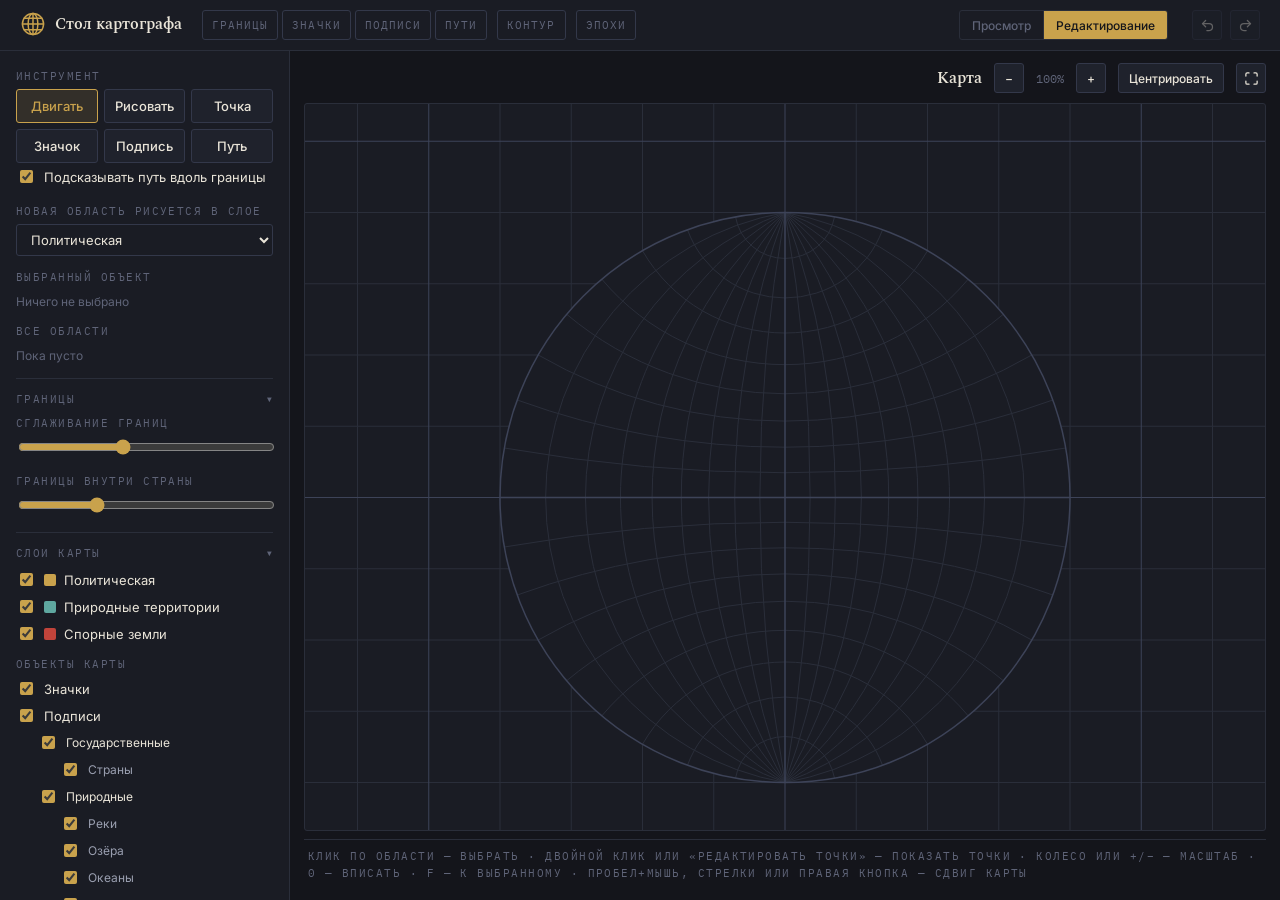
<file: stol-kartografa.html>
<!DOCTYPE html>
<html lang="ru">
<head>
<meta charset="UTF-8">
<meta name="viewport" content="width=device-width, initial-scale=1.0">
<title>Стол картографа</title>
<link rel="icon" type="image/svg+xml" href="[data-uri]">
<link href="https://fonts.googleapis.com/css2?family=Spectral:ital,wght@0,400;0,500;0,600;0,700;1,400&family=Inter:wght@400;500;600;700&family=IBM+Plex+Mono:wght@400;500&family=Caveat:wght@400;500;600;700&family=Pacifico&family=Playfair+Display:ital,wght@0,400;0,600;0,700;1,400&family=Lora:ital,wght@0,400;0,600;1,400&family=Merriweather:ital,wght@0,400;0,700;1,400&family=Kelly+Slab&family=Marck+Script&family=Pattaya&family=Bad+Script&family=EB+Garamond:ital,wght@0,400;0,500;0,600;0,700;1,400&display=swap" rel="stylesheet">
<link rel="stylesheet" href="base.css">
<style>
html,body{margin:0;height:100%}
body{background:var(--bg);color:var(--text);font-family:var(--font-ui);display:flex;flex-direction:column;-webkit-font-smoothing:antialiased}
button,input,select{font-family:inherit;color:var(--text);background:var(--bg-alt);border:1px solid var(--border);border-radius:var(--radius);padding:6px 10px;font-size:var(--fs-md);outline:none}
button{cursor:pointer;background:var(--card);font-weight:500;transition:background .15s,border-color .15s,color .15s}button:where(:not(:disabled)):hover{background:var(--card-hover);border-color:var(--text-faint)}
button:where(:not(:disabled)):active{transform:translateY(1px);filter:brightness(.92)}
button:focus-visible{outline:2px solid var(--gold);outline-offset:1px}
button:disabled{opacity:.35;cursor:not-allowed}
header button,#etop button,#vtop button{min-height:var(--ctl-h);font-size:var(--fs-sm)}
.btn-tool{width:var(--ctl-h);height:var(--ctl-h);min-height:0;padding:0;display:inline-flex;align-items:center;justify-content:center;flex-shrink:0}.btn-tool svg{display:block}
#hist{margin-left:10px;display:flex;gap:8px}
body.fs-edit header{position:fixed;top:8px;right:14px;z-index:30;padding:0;gap:8px;border:0;background:none}
body.fs-edit .fchips{margin-left:0;gap:8px}
body.fs-edit .fchips button{font:500 var(--fs-sm) var(--font-ui);letter-spacing:0;text-transform:none;padding:6px 10px;color:var(--text);background:var(--card);border:1px solid var(--border)}
body.fs-edit .fchips button:hover{background:var(--card-hover);border-color:var(--text-faint)}
body.fs-edit .fchips button.on{color:var(--gold);border-color:var(--gold);background:var(--gold-soft)}
body.fs-edit #epChip,body.fs-edit #ctChip,body.fs-edit #ctCfg{margin-left:0}
body.fs-edit header>:not(#hist){display:none}body.fs-edit #hist{margin-left:0}body.nopanel #side{display:none}
button.on{border-color:var(--gold);color:var(--gold)}
input:focus,select:focus{border-color:var(--thread)}
header{display:flex;align-items:center;gap:14px;padding:10px 20px;background:var(--bg-alt);border-bottom:1px solid var(--border-soft)}
#backBtn{white-space:nowrap;display:inline-flex;align-items:center;gap:8px;padding:7px 14px 7px 10px;border-color:rgba(201,162,76,.45);color:var(--gold);background:rgba(201,162,76,.06);transition:background .15s,border-color .15s,color .15s}
#backBtn svg{display:block;transition:transform .15s}
#backBtn:hover{background:var(--gold-soft);border-color:var(--gold);color:var(--gold-hover)}
#backBtn:hover svg{transform:translateX(-3px)}
#backBtn:active{background:rgba(201,162,76,.22)}
#backBtn:focus-visible{box-shadow:0 0 0 2px rgba(201,162,76,.35)}
#backBtn:disabled{opacity:.6}
.fb{padding:0 6px;font-size:var(--fs-sm);line-height:20px;border:none;background:none;color:var(--text-dim)}.fb:hover{color:var(--text);background:none}
.lg{display:flex;align-items:center;gap:8px;margin:10px 0 5px;padding:0 2px;font-size:var(--fs-sm);color:var(--text-dim);cursor:pointer;user-select:none}.lg b{font-weight:500;color:var(--text)}.lg .kc{font:var(--fs-2xs) var(--font-mono);color:var(--text-faint)}.lg .fb:disabled{opacity:.25;cursor:default}.lg:first-child{margin-top:0}
.tl.sub{border-style:dashed;border-color:var(--gold)}.tl .kc{font:var(--fs-2xs) var(--font-mono);color:var(--text-faint)}
a.lk{color:var(--gold);cursor:pointer;text-decoration:underline}
.ep-list{display:flex;flex-direction:column;gap:4px;margin-bottom:10px}
.ep-row{display:flex;align-items:center;gap:8px;padding:6px 8px;border:1px solid var(--border);border-radius:var(--radius);background:var(--card);cursor:pointer;font-size:var(--fs-md)}
.ep-row:hover{background:var(--card-hover)}.ep-row.on{border-color:var(--gold)}
.ep-row .i{font:var(--fs-2xs) var(--font-mono);color:var(--text-faint);width:14px;text-align:center}
.ep-row .n{flex:1;min-width:0;overflow:hidden;text-overflow:ellipsis;white-space:nowrap}
.ep-row .y{font:var(--fs-xs) var(--font-mono);color:var(--text-faint);white-space:nowrap}
.ep-acts{display:flex;gap:4px;margin:2px 0 6px}.ep-acts button{flex:1;padding:5px 4px;font-size:var(--fs-sm)}
.ec select{max-width:240px;padding:5px 8px;font-size:var(--fs-md)}.ec button:disabled,.ec select:disabled{opacity:.4;cursor:default}
#epBadge{display:inline-flex;align-items:center;min-height:var(--ctl-h);flex-shrink:0;margin-right:auto;font-size:var(--fs-sm);color:var(--gold);background:var(--bg-alt);padding:0 10px;border-radius:var(--radius);border:1px solid var(--border-soft);white-space:nowrap}#epBadge[hidden]{display:none}
#epBadge i{font-style:normal;color:var(--text-faint);margin-left:8px;font-family:var(--font-mono);font-size:var(--fs-xs)}
body[data-mode=view] #epBadge{display:none}header h1{font-size:var(--fs-h3)}header .mark{color:var(--gold);margin-right:9px;display:inline-flex;vertical-align:middle;position:relative;top:-1px}
.eyebrow{margin:14px 0 6px}
#wrap{flex:1;display:flex;min-height:0;position:relative}
/* ручка изменения ширины левой панели: на краю панели, при наведении — значок ⇔ */
#svg,#svg *{-webkit-user-select:none;user-select:none}
#sideGrip{position:relative;width:0;flex-shrink:0;z-index:25}
#sideGrip::before{content:"";position:absolute;top:0;bottom:0;left:-5px;width:10px;cursor:col-resize}
#sideGrip::after{content:"";position:absolute;top:0;bottom:0;left:-1px;width:2px;background:var(--gold);opacity:0;transition:opacity .15s;pointer-events:none}
#sideGrip:hover::after,#sideGrip.drag::after{opacity:1}
body.sg-drag{cursor:col-resize;user-select:none}
body.nopanel #sideGrip,body[data-mode=view] #sideGrip{display:none}
#side{width:var(--side-w,290px);flex-shrink:0;background:var(--bg-alt);border-right:1px solid var(--border-soft);padding:4px 16px 16px;overflow:auto}
.row{display:flex;gap:6px;flex-wrap:wrap}.row>*{flex:1}
label.lay{display:flex;align-items:center;gap:8px;font-size:var(--fs-md);padding:4px 0;cursor:pointer}
.sw{width:12px;height:12px;border-radius:2px;display:inline-block}
#stage{flex:1;position:relative;overflow:hidden;background:var(--bg-alt)}
#svg{width:100%;height:100%;display:block;touch-action:none}
#vtop .canvas-toolbar{margin-bottom:10px}
#hint{flex-shrink:0;margin:8px 0 0;font-family:var(--font-mono);font-size:var(--fs-2xs);letter-spacing:.14em;text-transform:uppercase;line-height:1.6;color:var(--text-faint)}
#hint:empty{display:none}
#epChip,#ctChip{margin-left:6px}#ctCfg{margin-left:2px;padding:5px 8px}
#terrMenu{position:fixed;z-index:70;width:236px;display:flex;flex-direction:column;gap:2px;background:var(--card);border:1px solid var(--border);border-radius:var(--radius);padding:6px;box-shadow:var(--shadow-pop)}
#terrMenu[hidden]{display:none}
#terrMenu .tmh{padding:2px 6px 6px;font-weight:600;overflow:hidden;text-overflow:ellipsis;white-space:nowrap}
#terrMenu .qsw{margin:2px 6px 6px}
#terrMenu button.tmb{text-align:left;justify-content:flex-start;border-color:transparent;background:none;display:flex;align-items:center;gap:8px;width:100%}
#terrMenu button.tmb:hover{background:var(--card-hover)}
#terrMenu .tmsep{height:1px;background:var(--border-soft);margin:4px 0}
#terrMenu .tmlist{max-height:260px;overflow:auto;display:flex;flex-direction:column;gap:2px;padding:2px 0}
#terrMenu .tmlist .sw{width:10px;height:10px;border-radius:2px;flex-shrink:0}
#terrMenu .tmcap{padding:2px 6px;font-size:var(--fs-sm);color:var(--text-faint)}
#nodeMenu{position:fixed;z-index:70;min-width:150px;display:flex;flex-direction:column;gap:2px;background:var(--card);border:1px solid var(--border);border-radius:var(--radius);padding:4px;box-shadow:var(--shadow-pop)}#nodeMenu button{text-align:left;justify-content:flex-start;border-color:transparent;background:none}#nodeMenu button:hover{background:var(--card-hover)}#nodeMenu .dng{color:var(--danger)}
#epPop,#ctPop{position:fixed;z-index:60;width:300px;overflow:auto;background:var(--card);border:1px solid var(--border);border-radius:var(--radius);padding:12px;box-shadow:var(--shadow-pop)}
#etitle{margin:0;min-width:0;overflow:hidden;text-overflow:ellipsis;white-space:nowrap;font-size:var(--fs-h3)}
/* редактор: то же поле, что в просмотре — рамка, отступы, заголовок и панель над картой, подсказка под ней; поле занимает всю высоту окна */
body[data-mode=edit]:not(.fs-edit) #col{padding:12px 14px 8px;overflow:hidden}
body[data-mode=edit]:not(.fs-edit) #etop{padding:0;margin-bottom:10px;border-bottom:0;background:none;flex-wrap:wrap;gap:8px 12px}
body[data-mode=edit]:not(.fs-edit) #stage{min-height:300px;border:1px solid var(--border-soft);border-radius:var(--radius)}
/* редактор во весь экран: как раньше — поле от края до края, подсказка поверх карты */
body.fs-edit #col{position:relative}
body.fs-edit #hint{display:none;position:absolute;left:12px;bottom:10px;z-index:5;margin:0;font-family:inherit;font-size:var(--fs-sm);letter-spacing:0;text-transform:none;color:var(--text-dim);background:rgba(20,21,27,.85);padding:6px 10px;border-radius:var(--radius);border:1px solid var(--border)}
.tl{padding:6px 8px;border:1px solid var(--border);border-radius:var(--radius);margin-bottom:4px;font-size:var(--fs-md);cursor:pointer;display:flex;align-items:center;gap:8px;background:var(--card)}
.tl.sel{border-color:var(--gold)}
.fld{display:flex;flex-direction:column;gap:4px;margin-bottom:8px;font-size:var(--fs-sm);color:var(--text-dim)}
input[type=range]{padding:0;accent-color:var(--gold)}
.danger{color:var(--thread)}
#etop{display:flex;justify-content:flex-end;align-items:center;gap:8px;padding:8px 14px;border-bottom:1px solid var(--border-soft);background:var(--bg-alt)}
body[data-mode=view] #etop{display:none}
body.fs-edit #etop{padding-right:var(--hdr-w,180px)}
@media(max-width:1400px){body.fs-edit #etop{flex-wrap:wrap;justify-content:flex-start;align-content:flex-start}body.fs-edit #etop .zc{margin-left:auto}}
body:not(.fs-edit) #efs{display:none}
body.fs-edit #efsT{display:none}
#toast{position:absolute;left:50%;bottom:54px;transform:translateX(-50%);z-index:9;display:flex;align-items:center;gap:12px;max-width:80%;background:var(--card);border:1px solid var(--gold);border-radius:var(--radius);padding:8px 10px 8px 14px;font-size:var(--fs-md);box-shadow:var(--shadow-pop)}
#toast button{padding:4px 12px;white-space:nowrap;color:var(--gold);border-color:var(--gold)}
.pk .rc{display:flex;flex-wrap:wrap;gap:5px;margin-top:10px;padding-top:10px;border-top:1px solid var(--border-soft)}
.pk .rc .rcs{width:20px;height:20px;padding:0;border-radius:var(--radius);border:1px solid var(--border)}
[hidden]{display:none!important}
body.loading #wrap{visibility:hidden}
.map-mode-seg{margin-left:auto}
#col{flex:1;display:flex;flex-direction:column;min-width:0;min-height:0}
body[data-mode=view] #side,body[data-mode=view] #hist,body[data-mode=view] #hint,body[data-mode=view] #toast{display:none}
body[data-mode=view] #col{overflow:auto;padding:12px 14px 20px}
body[data-mode=view] #stage{flex:none;height:auto;aspect-ratio:var(--ar,1.6);max-height:80vh;min-height:300px;border:1px solid var(--border-soft);border-radius:var(--radius)}
body.fs #col{position:fixed;inset:0;z-index:40;background:var(--bg);padding:12px 18px;overflow:hidden}
body.fs #stage{flex:1;height:auto;aspect-ratio:auto;max-height:none}
body.fs #vlist{display:none}
.canvas-toolbar{display:flex;justify-content:space-between;align-items:center;margin-bottom:14px;gap:12px;flex-wrap:wrap}
.canvas-toolbar h3{margin:0;font-size:var(--fs-h3)}
.zc{display:flex;gap:4px;align-items:center}
.map-layers-btn.open{background:var(--card-hover);border-color:var(--text-faint)}
.map-layers-wrap{position:relative}
.map-layers-btn{display:inline-flex;align-items:center;gap:6px}
.map-layers-panel{position:absolute;top:calc(100% + 6px);right:0;width:230px;z-index:60;background:var(--bg-alt);border:1px solid var(--border-soft);border-radius:var(--radius);box-shadow:var(--shadow-pop);padding:8px}
.layer-row{display:flex;align-items:center;justify-content:space-between;padding:5px 6px;font-size:var(--fs-md);cursor:pointer;border-radius:var(--radius-md)}
.layer-row:hover{background:var(--hover-tint)}.layer-row.off{color:var(--text-faint)}.layer-row.off svg{opacity:.35}
.layer-sub-list{margin-left:16px;padding-left:8px;border-left:1px solid var(--border-soft);margin-bottom:2px}
.layer-div{height:1px;background:var(--border-soft);margin:6px 2px}
.layer-acts{display:flex;gap:6px;padding:4px 6px 2px}.layer-acts button{flex:1;font-size:var(--fs-sm);padding:4px 0;background:transparent;color:var(--text-dim)}
#info{position:absolute;right:12px;top:12px;width:280px;max-height:calc(100% - 24px);overflow:auto;background:var(--bg-alt);border:1px solid var(--border);border-radius:var(--radius);padding:16px;z-index:15}
#info h3{font-size:var(--fs-h3);margin:0 28px 4px 0}
.map-list-tabs{display:flex;gap:2px;border-bottom:1px solid var(--border-soft);margin:22px 0 16px}
.map-list-tab{padding:9px 16px;font-size:var(--fs-md);cursor:pointer;color:var(--text-faint);border-bottom:2px solid transparent;margin-bottom:-1px;transition:color .12s,border-color .12s}
.map-list-tab:hover{color:var(--text-dim)}.map-list-tab.on{color:var(--text);border-bottom-color:var(--thread)}
.map-list-tab .cnt{margin-left:6px;font-size:var(--fs-xs);color:var(--text-faint)}
.grid{display:grid;grid-template-columns:repeat(auto-fill,minmax(250px,1fr));gap:14px}
.dossier{background:var(--card);border:1px solid var(--border-soft);border-radius:var(--radius);padding:16px;transition:border-color .15s}
.dossier:hover{border-color:var(--border)}
.dossier h3{font-size:var(--fs-h3);margin:0;display:flex;align-items:center;gap:9px}
.d-role{font:var(--fs-xs) var(--font-mono);letter-spacing:.05em;text-transform:uppercase;color:var(--gold);margin:6px 0 0}
.d-desc{color:var(--text-dim);font-size:var(--fs-md);margin-top:10px;line-height:1.55}
.d-actions{margin-top:12px;padding-top:10px;border-top:1px solid var(--border-soft);display:flex;gap:4px;flex-wrap:wrap}.d-actions button{font-size:var(--fs-sm);padding:6px 10px;background:transparent;border-color:transparent;color:var(--text-dim)}.d-actions button:hover{color:var(--text);background:var(--card-hover);border-color:transparent}
.empty-tab{padding:50px 20px;text-align:center;color:var(--text-faint);font-size:var(--fs-lg)}
.pdot{width:14px;height:14px;border-radius:50%;display:inline-block;flex-shrink:0}
#offer{position:absolute;z-index:20;width:250px;background:var(--card);border:1px solid var(--gold);border-radius:var(--radius);padding:10px;box-shadow:var(--shadow-pop);font-size:var(--fs-md)}
#pathBar{position:absolute;left:50%;top:10px;transform:translateX(-50%);z-index:19;display:flex;gap:6px;background:var(--card);border:1px solid var(--gold);border-radius:var(--radius);padding:6px;box-shadow:var(--shadow-pop)}#pathBar button{font-size:var(--fs-sm);padding:6px 10px}
#walk{position:absolute;z-index:19;max-width:270px;background:var(--card);border:1px solid var(--gold);border-radius:var(--radius);padding:8px;box-shadow:var(--shadow-pop);font-size:var(--fs-sm)}
#walk .wt{font:var(--fs-2xs) var(--font-mono);letter-spacing:.08em;text-transform:uppercase;color:var(--text-faint);margin:0 0 6px}
#walk .wr{display:flex;gap:4px;margin-bottom:4px}#walk .wr button{font-size:var(--fs-sm);padding:6px 8px;text-align:left}#walk .wr button:first-child{flex:1}
#walk kbd{font:var(--fs-2xs) var(--font-mono);color:var(--text-faint);margin-left:6px}
#walk .wx{margin-top:4px;text-align:right}#walk .wx a{font-size:var(--fs-xs);color:var(--text-faint);cursor:pointer;text-decoration:underline}#walk .wx a:hover{color:var(--text)}
#offer p{margin:0 0 8px;line-height:1.4}#offer .row{gap:6px}#offer button{font-size:var(--fs-sm);padding:6px 8px}
.mi{width:20px;height:20px;border-radius:50%;display:inline-flex;align-items:center;justify-content:center;color:var(--on-accent);border:1.5px solid rgba(20,21,27,.8);flex-shrink:0}
.mi svg{width:12px;height:12px;display:block;stroke:currentColor;fill:none;stroke-width:2;stroke-linecap:round;stroke-linejoin:round}
select{width:100%}

.fchips{display:flex;gap:4px;align-items:center;margin-left:6px}
.fchips button{font:var(--fs-2xs) var(--font-mono);letter-spacing:.1em;text-transform:uppercase;padding:5px 9px;color:var(--text-faint);background:transparent;border:1px solid var(--border)}
.fchips button:hover{color:var(--text)}.fchips button.on{color:var(--gold);border-color:var(--gold);background:rgba(201,162,76,.1)}
.fchips .fh{padding:4px 7px}.fchips .fh svg{display:block}
body.fs-edit header>#fchips{display:flex}
#pkRow{display:flex;gap:4px;margin:-4px 0 10px}#pkRow button{flex:1;padding:5px 4px;font-size:var(--fs-sm)}
/* фокус: то, что не относится к выбранному инструменту, приглушено и не кликается */
#vp .gT,#vp .pg,#vp [data-m],#vp [data-l]{transition:opacity .15s}
body[data-focus=borders] #vp .pg,body[data-focus=borders] #vp [data-m],body[data-focus=borders] #vp [data-l],
body[data-focus=markers] #vp .gT,body[data-focus=markers] #vp .pg,body[data-focus=markers] #vp [data-l],
body[data-focus=labels] #vp .gT,body[data-focus=labels] #vp .pg,body[data-focus=labels] #vp [data-m],
body[data-focus=paths] #vp .gT,body[data-focus=paths] #vp [data-m],body[data-focus=paths] #vp [data-l]{pointer-events:none!important;opacity:.28}
body[data-fh="1"][data-focus=borders] #vp .pg,body[data-fh="1"][data-focus=borders] #vp [data-m],body[data-fh="1"][data-focus=borders] #vp [data-l],
body[data-fh="1"][data-focus=markers] #vp .gT,body[data-fh="1"][data-focus=markers] #vp .pg,body[data-fh="1"][data-focus=markers] #vp [data-l],
body[data-fh="1"][data-focus=labels] #vp .gT,body[data-fh="1"][data-focus=labels] #vp .pg,body[data-fh="1"][data-focus=labels] #vp [data-m],
body[data-fh="1"][data-focus=paths] #vp .gT,body[data-fh="1"][data-focus=paths] #vp [data-m],body[data-fh="1"][data-focus=paths] #vp [data-l]{display:none}
body[data-focus=markers] #walkLbl,body[data-focus=labels] #walkLbl,body[data-focus=paths] #walkLbl,
body[data-focus=markers] #smooth,body[data-focus=labels] #smooth,body[data-focus=paths] #smooth,body[data-focus=markers] #shared,body[data-focus=labels] #shared,body[data-focus=paths] #shared,
body[data-focus=markers] .eyebrow:has(+#smooth),body[data-focus=labels] .eyebrow:has(+#smooth),body[data-focus=paths] .eyebrow:has(+#smooth),
body[data-focus=markers] .eyebrow:has(+#shared),body[data-focus=labels] .eyebrow:has(+#shared),body[data-focus=paths] .eyebrow:has(+#shared){display:none}
.qsw{display:flex;gap:6px;margin-top:8px;flex-wrap:wrap}.qs{width:18px;height:18px;border-radius:50%;border:1px solid var(--border);padding:0;cursor:pointer}.qs:hover{border-color:var(--gold)}

/* аккуратные сворачиваемые разделы левой панели */
#side{scrollbar-width:thin;scrollbar-color:var(--border) transparent}
details.sec{margin-top:14px;border-top:1px solid var(--border-soft)}
details.sec>summary{list-style:none;display:flex;align-items:center;justify-content:space-between;padding:12px 0 6px;cursor:pointer;font:var(--fs-2xs) var(--font-mono);letter-spacing:.14em;text-transform:uppercase;color:var(--text-faint);user-select:none}
details.sec>summary::-webkit-details-marker{display:none}
details.sec>summary::after{content:"▾";font-size:12px;letter-spacing:0;transition:transform .15s}
details.sec:not([open])>summary::after{transform:rotate(-90deg)}
details.sec>summary:hover{color:var(--text)}
details.sec .eyebrow:first-of-type{margin-top:4px}
#tools button{min-height:34px}
#tools button.on{background:var(--gold-soft)}
#hint{padding:8px 4px 10px;border-top:1px solid var(--border-soft)}
body.me #side>:not(#mapPanel):not(#mapBtn){display:none}
body.me #vp .gT,body.me #vp .pg,body.me #vp [data-m],body.me #vp [data-l]{pointer-events:none!important;opacity:.35}
#mapBtn.on{border-color:var(--gold);color:var(--gold)}
</style>
</head>
<body data-mode="edit">
<header><button id="backBtn" type="button" title="Сохранить и вернуться в Мастерскую" hidden><svg viewBox="0 0 24 24" width="16" height="16" fill="none" stroke="currentColor" stroke-width="1.8" stroke-linecap="round" stroke-linejoin="round"><path d="M19 12H5M11 6l-6 6 6 6"/></svg>В мастерскую</button><h1><span class="mark" aria-hidden="true"><svg xmlns="http://www.w3.org/2000/svg" viewBox="0 0 64 64" width="26" height="26" fill="none" stroke="currentColor" style="display:block" stroke-width="3.6" stroke-linecap="round"><circle cx="32" cy="32" r="26"/><ellipse cx="32" cy="32" rx="12" ry="26"/><path d="M32 6v52M6 32h52M10.1 18h43.8M10.1 46h43.8"/></svg></span>Стол картографа</h1><div class="fchips" id="fchips"><button data-f="borders" title="Только границы: правка областей">Границы</button><button data-f="markers" title="Только значки">Значки</button><button data-f="labels" title="Только подписи">Подписи</button><button data-f="paths" title="Только пути: герои, торговые пути, реки">Пути</button><button id="ctChip" type="button" title="Контурный режим: границы линиями, без заливки и картинки">Контур</button><button id="ctCfg" type="button" hidden title="Цвета контурного режима" aria-label="Цвета контурного режима">Цвета</button><button id="epChip" type="button" aria-haspopup="true" aria-expanded="false" title="Эпохи карты и все их настройки">Эпохи</button><button class="fh" id="fHide" hidden></button></div><span id="bstat" class="eyebrow" style="margin:0 0 0 14px" hidden></span><div class="map-mode-seg" id="modeSeg"><button data-md="view">Просмотр</button><button data-md="edit" class="on">Редактирование</button></div><div id="hist"><button id="pnl" class="btn-tool" title="Показать/скрыть панель" aria-label="Показать/скрыть панель" hidden></button><button id="efs" class="btn-tool" title="Во весь экран" aria-label="Во весь экран"></button><button id="undo" class="btn-tool" title="Отменить (Ctrl+Z)" aria-label="Отменить"></button><button id="redo" class="btn-tool" title="Вернуть (Ctrl+Y)" aria-label="Вернуть"></button></div></header>
<div id="terrMenu" hidden role="menu"></div>
<div id="nodeMenu" hidden role="menu"><button type="button" class="btn-sm" data-nm="dup">Дублировать</button><button type="button" class="btn-sm dng" data-nm="del">Удалить</button></div>
<div id="ctPop" hidden role="dialog" aria-label="Цвета контура"><div class="eyebrow" style="margin:0 0 10px">Контур</div><div id="ctBox"></div></div>
<div id="epPop" hidden role="dialog" aria-label="Настройки эпох"><div class="eyebrow" style="margin:0 0 10px">Эпохи</div><div id="epBox"></div></div>
<div id="wrap">
<aside id="side">
  <input type="file" id="tiFile" accept="image/*" hidden><input type="file" id="picFile" accept="image/*" multiple hidden>
  <div class="eyebrow">Инструмент</div>
  <div class="row" id="tools">
    <button data-t="move" class="on">Двигать</button><button data-t="free">Рисовать</button>
    <button data-t="draw">Точка</button>
    <button data-t="marker">Значок</button><button data-t="label">Подпись</button><button data-t="path">Путь</button>
  </div>
  <div class="row" id="pkRow" hidden><button data-kind="hero" title="Путь героя">Герои</button><button data-kind="trade" title="Торговый путь">Торговые</button><button data-kind="river" title="Течение реки: пунктиры бегут по течению">Реки</button></div>
  <label class="lay" id="walkLbl" title="После клика по точке готовой границы показывать, куда можно идти вдоль неё"><input type="checkbox" id="walkOn" checked>Подсказывать путь вдоль границы</label>
  <div data-for="borders"><div class="eyebrow">Новая область рисуется в слое</div><select id="actLayer" style="width:100%"></select></div>
  <div class="eyebrow">Выбранный объект</div>
  <div id="props"><span style="font-size:12px;color:var(--text-faint)">Ничего не выбрано</span></div>
  <div id="olist" data-ff="markers labels paths"></div>
  <div data-for="borders"><div class="eyebrow">Все области</div><div id="list"></div></div>
  <details class="sec" data-sec="smooth" data-for="borders" open><summary>Границы</summary>
  <div class="eyebrow">Сглаживание границ</div>
  <input type="range" id="smooth" min="0" max="1.5" step="0.05" value="0.6" style="width:100%">
  <div class="eyebrow" title="Толщина границы между областями одной страны (провинции и т. п.). Граница между разными странами и внешний контур остаются обычной толщины. 100% — без утончения">Границы внутри страны</div>
  <input type="range" id="shared" min="0.15" max="1" step="0.05" value="0.4" style="width:100%">
  </details>
  <details class="sec" data-sec="layers" data-for="-" open><summary>Слои карты</summary>
  <div><div id="layers"></div></div>
  </details>
  <button id="terrToLabels" data-for="labels" style="width:100%;margin-top:8px;font-size:12px" title="Для каждой области создаст обычную надпись с её названием. Уже существующие надписи с таким текстом не дублируются">Создать надписи из названий областей</button>
  
<div id="mapPanel" hidden></div>
  <button id="mapBtn" style="width:100%;margin-top:14px">Изменить карту</button>
</aside>
<div id="sideGrip" role="separator" aria-orientation="vertical" aria-label="Ширина панели"></div>
<div id="col"><div id="etop"><h3 id="etitle">Карта</h3><div id="epBadge" hidden></div><div class="zc"><button id="ezm" class="btn-tool" type="button" title="Уменьшить (−)" aria-label="Уменьшить">−</button><span class="mono" id="ezl" style="font-size:12px;color:var(--text-faint);min-width:44px;text-align:center">100%</span><button id="ezp" class="btn-tool" type="button" title="Увеличить (+)" aria-label="Увеличить">+</button></div><button id="ezf" type="button" title="Вписать карту в экран (0)">Центрировать</button><button class="btn-tool" id="efsT" type="button" title="Во весь экран" aria-label="Во весь экран"></button></div><div id="vtop" hidden></div>
<main id="stage">
  <svg id="svg">
    <defs><pattern id="hatch" width="8" height="8" patternUnits="userSpaceOnUse" patternTransform="rotate(45)"><line x1="0" y1="0" x2="0" y2="8" stroke="#c1443b" stroke-width="3" opacity=".7"/></pattern></defs>
    <g id="vp"></g>
  </svg>
    <div id="toast" hidden></div>
  <div id="offer" hidden></div><div id="walk" hidden></div><div id="pathBar" hidden></div>
  <div id="info" hidden></div>
</main>
<div id="hint"></div>
<div id="vlist" hidden></div></div>
</div>
<script src="marker-icons.js"></script>
<script>
const LAYERS={pol:{n:'Политическая',c:'#c9a24c'},nat:{n:'Природные территории',c:'#5fa8a0'},dis:{n:'Спорные земли',c:'#c1443b'}};
/* ===== перенесено из «Мастерской миров» (app.js) ===== */
const MAP_LABEL_TYPES = {
  land:    { label:'Земля / регион', short:'Земли',  zLayer:0, defaults:{ font:'ebGaramond', size:46, spacing:6, curve:0,  color:'#c9a24c' } },
  ocean:   { label:'Океан',          short:'Океаны', zLayer:1, defaults:{ font:'playfair',   size:30, spacing:6, curve:0,  color:'#6a8caf' } },
  country: { label:'Страна',         short:'Страны', zLayer:2, defaults:{ font:'ebGaramond', size:32, spacing:3, curve:0,  color:'#e9e4d8' } },
  lake:    { label:'Озеро',          short:'Озёра',  zLayer:3, defaults:{ font:'caveat',     size:20, spacing:1, curve:0,  color:'#6a8caf' } },
  river:   { label:'Река',           short:'Реки',   zLayer:4, defaults:{ font:'marckScript',size:20, spacing:1, curve:25, color:'#6a8caf' } },
};
const MAP_LABEL_TYPE_ORDER = ['country','river','lake','ocean','land'];
const MAP_LABEL_FONTS = {
  caveat:        { label:'Caveat — рукописный (кириллица)',  family:'Caveat' },
  pacifico:      { label:'Pacifico — курсивный (кириллица)', family:'Pacifico' },
  playfair:      { label:'Playfair Display — контрастный (кириллица)', family:'Playfair Display' },
  lora:          { label:'Lora — книжный (кириллица)',       family:'Lora' },
  merriweather:  { label:'Merriweather — плотный (кириллица)', family:'Merriweather' },
  kellySlab:     { label:'Kelly Slab — слэб (кириллица)',    family:'Kelly Slab' },
  marckScript:   { label:'Marck Script — рукописный росчерк (кириллица)', family:'Marck Script' },
  pattaya:       { label:'Pattaya — узкий декоративный (кириллица)', family:'Pattaya' },
  badScript:     { label:'Bad Script — небрежный почерк (кириллица)', family:'Bad Script' },
  ebGaramond:    { label:'EB Garamond — старостильный (кириллица)', family:'EB Garamond' },
};
/* ===== конец ===== */
let S={name:'Карта',img:null,w:1600,h:1000,contour:{on:false,bg:'#f4efe3',land:'#fbf8f0',ink:'#1b1b1b'},nodes:{},terrs:[],vis:{pol:1,nat:1,dis:1,markers:1,labels:1,paths:1},smooth:.6,shared:.4,pk:{hero:1,trade:1,river:1},markers:[],labels:[],paths:[],lt:{country:1,river:1,lake:1,ocean:1,land:1},imgs:{},pics:[],base:{id:'base',x:0,y:0,w:1600,ar:.625,rot:0,op:1}};
let attachTo=null;
let focus=null,focusHide=false,pathKind='hero',lastLabelType='country';
const LABEL_GROUPS=[['Государственные',['country']],['Природные',['river','lake','ocean','land']]];
const QCOL=['#e9e4d8','#c9a24c','#c1443b','#5fa8a0','#b5698f','#8c7ec9','#ffffff','#14151b'];
const qsw=()=>`<div class="qsw">${QCOL.map(c=>`<button type="button" class="qs" data-qc="${c}" style="background:${c}" title="${c}"></button>`).join('')}</div>`;
const PKIND={hero:{n:'Путь героя',s:'Герои',c:'#c9a24c',w:.35,d:false},trade:{n:'Торговый путь',s:'Торговые',c:'#d98e4a',w:.3,d:true},river:{n:'Течение реки',s:'Реки',c:'#5aa9d6',w:.3,d:false}};
const kindOf=p=>PKIND[p.kind]?p.kind:'hero';
const FOCUS={borders:{tools:['move','free','draw'],hide:true},markers:{tools:['move','marker'],hide:true},labels:{tools:['move','label'],hide:true},paths:{tools:['move','path'],hide:true}};
let flowOn=(()=>{try{return localStorage.getItem('stol.flow')==='1'}catch(_){return false}})(),flowRaf=0;
/* ===== анимация путей: пунктиры бегут от начала пути к концу, скорость не зависит от масштаба ===== */
const flowOff=(per,t,k)=>-(((t/1000)*70/k)%per);
function flowTick(t){flowRaf=0;if(!flowOn||mode!=='view')return;const k=V.k;
  vp.querySelectorAll('.flow').forEach(el=>el.setAttribute('stroke-dashoffset',flowOff(+el.dataset.per,t,k)));
  flowRaf=requestAnimationFrame(flowTick)}
function flowStart(){if(flowOn&&mode==='view'&&!flowRaf)flowRaf=requestAnimationFrame(flowTick)}
let walk=null,walkHi=0,walkLast=null,walkOn=(()=>{try{return localStorage.getItem('stol.walk')!=='0'}catch(_){return true}})();
let mapEdit=false,selPic=null;
let V={x:20,y:20,k:.6},tool='move',draft=[],sel=null,selN=null,editId=null,drag=null,uid=1,selI=null,pd=[],off=null;
let H=[],F=[],lastK='',lastT=0;
let spaceDown=false,styleClip=null,toastT=0,lastIcon=(()=>{try{return localStorage.getItem('stol.icon')||'landmark'}catch(_){return'landmark'}})();
const snap=()=>JSON.stringify({nodes:S.nodes,terrs:S.terrs,draft,markers:S.markers,labels:S.labels,paths:S.paths,pics:S.pics,base:S.base});
function push(k){const tt=document.getElementById('toast');if(tt)tt.hidden=true;const t=Date.now();if(k&&k===lastK&&t-lastT<700){lastT=t;return}lastK=k||'';lastT=t;H.push(snap());if(H.length>100)H.shift();F=[]}
function restore(x){const tt=document.getElementById('toast');if(tt)tt.hidden=true;const o=JSON.parse(x);S.nodes=o.nodes;S.terrs=o.terrs;draft=o.draft;S.markers=o.markers||[];S.labels=o.labels||[];S.paths=o.paths||[];if(o.pics)S.pics=o.pics;if(o.base)S.base=o.base;if(selI&&!item())selI=null;if(sel&&!S.terrs.find(t=>t.id===sel))sel=null;if(editId&&!S.terrs.find(t=>t.id===editId))editId=null;if(selN&&!S.nodes[selN])selN=null;render()}
function undo(){if(!H.length)return;F.push(snap());restore(H.pop());lastK=''}
function redo(){if(!F.length)return;H.push(snap());restore(F.pop());lastK=''}
const $=id=>document.getElementById(id),svg=$('svg'),vp=$('vp');
const HINTS={view:'Клик по области — выбрать · двойной клик или «Редактировать точки» — показать точки · колесо или +/− — масштаб · 0 — вписать · F — к выбранному · пробел+мышь, стрелки или правая кнопка — сдвиг карты',move:'Редактирование: тяни точки · стрелки — сдвиг точки (Shift — крупнее) · правая кнопка по точке — дублировать или удалить · Del — удалить · двойной клик по точке — острый угол · Esc или «Готово» — скрыть точки',
free:'Рисуй от руки: зажми кнопку мыши и веди линию — при отпускании она превратится в точки. Можно рисовать несколько штрихов подряд. Линия, закончившаяся у первой точки, замыкает область (или Enter). Esc — отмена',
draw:'Ставь точки; поставленную точку можно перетащить. Курсор цепляется к точкам и линиям готовых границ (Alt — отключить магнит). Дошёл до точки границы — редактор покажет, куда можно идти вдоль неё: пробел или клик по подсказке. Либо кликни другую точку границы — предложит пройти по ней сам. Клик по первой точке или Enter — замкнуть, Esc — отмена',
add:'Выбери область и нажми «Редактировать точки», затем клик по её границе — добавить точку (обновится у обоих соседей)',del:'Клик по точке — удалить её из всех областей'};
const pt=e=>{const r=svg.getBoundingClientRect();return{x:(e.clientX-r.left-V.x)/V.k,y:(e.clientY-r.top-V.y)/V.k}};
const nid=()=>'n'+(uid++);
function nb(){const m={};S.terrs.forEach(t=>t.ring.forEach((a,i)=>{const b=t.ring[(i+1)%t.ring.length];(m[a]=m[a]||new Set).add(b);(m[b]=m[b]||new Set).add(a)}));return m}
function bez(a,b,m){ // кривая a→b, зависит только от общего графа → общая граница одинакова у соседей
  const A=S.nodes[a],B=S.nodes[b],s=S.smooth;
  const tan=(n,from,to,arrive)=>{const q=S.nodes[n];if(q.sharp||!m[n]||m[n].size!==2)return{x:0,y:0};
    const o=[...m[n]].find(z=>z!==(arrive?from:to)),O=S.nodes[o];
    return arrive?{x:(O.x-S.nodes[from].x)/2,y:(O.y-S.nodes[from].y)/2}:{x:(S.nodes[to].x-O.x)/2,y:(S.nodes[to].y-O.y)/2}};
  const ta=tan(a,a,b,false),tb=tan(b,a,b,true);
  return`C${A.x+ta.x*s/3} ${A.y+ta.y*s/3} ${B.x-tb.x*s/3} ${B.y-tb.y*s/3} ${B.x} ${B.y}`}
function ringD(r,m){let d=`M${S.nodes[r[0]].x} ${S.nodes[r[0]].y}`;r.forEach((a,i)=>d+=bez(a,r[(i+1)%r.length],m));return d+'Z'}
/* ===== иерархия областей: страна → провинции → острова (граница родителя не делится) ===== */
const tById=id=>S.terrs.find(t=>t.id===id);
function fixParents(){const ids=new Set(S.terrs.map(t=>t.id));
  S.terrs.forEach(t=>{if(t.parent&&(!ids.has(t.parent)||t.parent===t.id))delete t.parent});
  S.terrs.forEach(t=>{let u=t,g=0;while(u&&u.parent&&g++<60){u=tById(u.parent);if(u===t){delete t.parent;break}}})}
function terrInfo(){const byId={},depth={},hidden=new Set(),kids={},anc={},root={};S.terrs.forEach(t=>byId[t.id]=t);
  S.terrs.forEach(t=>{if(t.parent&&byId[t.parent])(kids[t.parent]=kids[t.parent]||[]).push(t.id)});
  S.terrs.forEach(t=>{let d=0,u=t,g=0,fold=false;const A=new Set();while(u.parent&&byId[u.parent]&&g++<60){u=byId[u.parent];d++;A.add(u.id);if(u.fold)fold=true}anc[t.id]=A;root[t.id]=u.id;depth[t.id]=d;if(fold)hidden.add(t.id)});
  return{depth,hidden,kids,anc,root}}
function descIds(id,I){I=I||terrInfo();const r=new Set(),st=[id];while(st.length){const u=st.pop();(I.kids[u]||[]).forEach(c=>{if(!r.has(c)){r.add(c);st.push(c)}})}return r}
const LU={order:['pol','nat','dis'],gf:new Set()};
const LC=new Set(); // свёрнутые в левом списке страны (только список, на карту не влияет)
function treeOrder(){const I=terrInfo(),out=[],seen=new Set(),add=t=>{if(seen.has(t.id))return;seen.add(t.id);out.push(t);(I.kids[t.id]||[]).forEach(id=>{const c=tById(id);if(c)add(c)})};
  S.terrs.filter(t=>!(t.parent&&tById(t.parent))).forEach(add);S.terrs.forEach(add);return{rows:out,I}}
/* при включении области в состав страны она берёт основной цвет страны (потом цвет можно поменять как угодно) */
function adoptColor(c,p){if(c&&p&&p.color)c.color=p.color}
function attachToggle(id){const P=tById(attachTo),C=tById(id);if(!P||!C||id===attachTo)return;
  if(descIds(id).has(attachTo)){setStatus('Нельзя: «'+P.name+'» уже входит в состав «'+C.name+'»',true);setTimeout(()=>setStatus(''),2800);return}
  push();if(C.parent===attachTo)delete C.parent;else{C.parent=attachTo;adoptColor(C,P)}render()}
function hierProps(t){const TO=treeOrder(),I=TO.I,ds=descIds(t.id,I),opts=TO.rows.filter(x=>x.id!==t.id&&!ds.has(x.id)),
    kd=(I.kids[t.id]||[]).map(tById).filter(Boolean),par=t.parent&&tById(t.parent);
  return`<div class="fld">Входит в состав<select id="pParent"><option value="">— самостоятельная область —</option>${opts.map(o=>`<option value="${o.id}" ${t.parent===o.id?'selected':''}>${'· '.repeat(I.depth[o.id])}${esc(o.name)}</option>`).join('')}</select></div>
  ${par?`<button data-up="${par.id}" style="width:100%;margin-bottom:10px">↑ Выбрать «${esc(par.name)}»</button>`:''}
  <div class="fld">Состав${kd.length?` (${kd.length})`:''}</div>
  ${kd.map(c=>`<div class="tl" data-s="${c.id}"><span class="sw" style="background:${c.color}"></span>${esc(c.name)}<button class="fb" data-ud="${c.id}" title="Убрать из состава" style="margin-left:auto">✕</button></div>`).join('')||'<div style="font-size:12px;color:var(--text-faint);margin-bottom:6px;line-height:1.4">Пока никого: сюда можно включить провинции, острова и другие части</div>'}
  <button id="pAttach" class="${attachTo===t.id?'on':''}" style="width:100%;margin:2px 0 8px">${attachTo===t.id?'✓ Готово':'+ Включить области с карты'}</button>
  ${kd.length?`<label class="lay" title="Показывать эту область одной целой, без внутреннего деления"><input type="checkbox" id="pFold" ${t.fold?'checked':''}>Показывать одной областью (скрыть состав)</label>`:''}`}
function hierInfo(t){const I=terrInfo(),par=t.parent&&tById(t.parent),kd=(I.kids[t.id]||[]).map(tById).filter(Boolean);
  return(par?`<div class="d-desc">Входит в: <a class="lk" data-ti="${par.id}">${esc(par.name)}</a></div>`:'')+
    (kd.length?`<div class="d-desc">Состав: ${kd.map(c=>`<a class="lk" data-ti="${c.id}">${esc(c.name)}</a>`).join(', ')}</div><div class="d-actions"><button data-foldi="${t.id}">${t.fold?'Показать состав на карте':'Показать одной областью'}</button></div>`:'')}
/* обводка области: внешний контур и границы между разными странами — полной толщины; граница между областями одной страны (общий предок в иерархии) — тонкая */
function bord(t,d,m,EO,TI,k){const bw=t.bw||3,F=S.shared,r=t.ring,l=r.length,rel=(x,y)=>TI.anc[x].has(y)||TI.anc[y].has(x),fl=[];
  for(let i=0;i<l;i++){const a=r[i],b=r[(i+1)%l],key=a<b?a+'|'+b:b+'|'+a;fl.push(F<1&&(EO[key]||[]).some(id=>id!==t.id&&!rel(t.id,id)&&TI.root[id]===TI.root[t.id]))}
  let runs;
  if(fl.every(x=>x===fl[0]))runs=[{thin:fl[0],d}];
  else{let st=0;while(fl[st]===fl[(st+l-1)%l])st++;runs=[];let cur=null;
    for(let q=0;q<l;q++){const i=(st+q)%l,a=r[i],b=r[(i+1)%l];if(!cur||cur.thin!==fl[i]){cur={thin:fl[i],d:`M${S.nodes[a].x} ${S.nodes[a].y}`};runs.push(cur)}cur.d+=bez(a,b,m)}}
  if(S.contour&&S.contour.on)return'';
  const CT=null;
  return`<g clip-path="url(#c${t.id})" fill="none" stroke-linejoin="round" stroke-linecap="round" pointer-events="none">`+runs.map(u=>{const w=bw*(u.thin?F:1)/k;
    if(CT)return`<path d="${u.d}" stroke="${CT.ink}" stroke-width="${Math.max(1.1*w,1.4/k)}"/>`;
    return`<path d="${u.d}" stroke="${b2col(t)}" stroke-opacity=".22" stroke-width="${8*w}"/><path d="${u.d}" stroke="${b2col(t)}" stroke-width="${4*w}"/><path d="${u.d}" stroke="${bcol(t)}" stroke-width="${2*w}"/>`}).join('')+'</g>'}
/* контурный режим: каждая общая граница рисуется один раз одной линией (а не по линии от каждого соседа) */
function ctLines(vis,EO,m,TI,k){const rel=(x,y)=>TI.anc[x].has(y)||TI.anc[y].has(x),F=S.shared,full=[],thin=[];let bw=3;vis.forEach(t=>{if(t.bw)bw=Math.max(bw,t.bw)});
  for(const key in EO){const L=EO[key],[a,b]=key.split('|');if(!S.nodes[a]||!S.nodes[b])continue;
    const isThin=F<1&&L.some(x=>L.some(y=>x!==y&&TI.root[x]===TI.root[y]&&!rel(x,y)));
    (isThin?thin:full).push(`M${S.nodes[a].x} ${S.nodes[a].y}`+bez(a,b,m))}
  const w=Math.max(.7*bw/k,1.3/k),c=S.contour.ink;
  return`<g fill="none" stroke="${c}" stroke-linecap="round" stroke-linejoin="round" pointer-events="none">`+(thin.length?`<path d="${thin.join('')}" stroke-width="${Math.max(w*F,1/k)}"/>`:'')+(full.length?`<path d="${full.join('')}" stroke-width="${w}"/>`:'')+'</g>'}
function render(ns){fixParents();
  const m=nb(),k=V.k,R=5/k;vp.setAttribute('transform',`translate(${V.x} ${V.y}) scale(${k})`);
  const CT=S.contour&&S.contour.on?S.contour:null;
  let h=CT?`<rect x="-100000" y="-100000" width="200000" height="200000" fill="${CT.bg}" pointer-events="none"/>`:gridSvg(k)+wulff()+(S.img?picSvg(S.base,S.img):'')+picsSvg(0);
  const TI=terrInfo(),selD=sel?descIds(sel,TI):new Set(),vis=S.terrs.filter(t=>S.vis[t.layer]&&!TI.hidden.has(t.id)).sort((a,b)=>TI.depth[a.id]-TI.depth[b.id]);
  const EO={};vis.forEach(t=>t.ring.forEach((a,i)=>{const b=t.ring[(i+1)%t.ring.length],key=a<b?a+'|'+b:b+'|'+a;(EO[key]=EO[key]||[]).push(t.id)}));
  h+='<g class="gT">';vis.forEach(t=>{const d=ringD(t.ring,m),ti=CT?{fill:'',emb:''}:terrImg(t),ctl=!!CT;h+=`<path data-t="${t.id}" d="${d}" fill="${ctl?CT.land:t.color}" fill-opacity="${ctl?1:t.alpha}" style="cursor:pointer"/>${ti.fill}<clipPath id="c${t.id}"><path d="${d}"/></clipPath>${bord(t,d,m,EO,TI,k)}${ti.emb}`;
    if(t.layer==='dis'&&!CT)h+=`<path d="${d}" fill="url(#hatch)" pointer-events="none"/>`;
    if(t.id===sel)h+=`<path d="${d}" fill="none" stroke="#c9a24c" stroke-width="${3/k}" pointer-events="none"/>`;else if(selD.has(t.id))h+=`<path d="${d}" fill="#c9a24c" fill-opacity=".14" stroke="#c9a24c" stroke-width="${3/k}" pointer-events="none"/>`});h+='</g>';
  if(CT)h+=ctLines(vis,EO,m,TI,k);
  const et=S.terrs.find(t=>t.id===editId),ek=new Set();if(et)et.ring.forEach((a,i)=>{const b=et.ring[(i+1)%et.ring.length];ek.add(a<b?a+b:b+a)});
  const seen=new Set();vis.forEach(t=>t.ring.forEach((a,i)=>{const b=t.ring[(i+1)%t.ring.length],key=a<b?a+b:b+a;if(seen.has(key))return;seen.add(key);const act=tool==='add'&&ek.has(key),dr=tool==='draw';
    const A=S.nodes[a];h+=`<path data-e="${a}|${b}" d="M${A.x} ${A.y}${bez(a,b,m)}" fill="none" stroke="${act?'#c9a24c':dr?'transparent':'none'}" stroke-opacity=".35" stroke-width="${(dr?14:10)/k}" stroke-linecap="round" style="${act||dr?'cursor:crosshair':''}" ${act||dr?'':'pointer-events="none"'}/>`}));
  h+=picsSvg(1)+extra(k)+meFrame(k);const used=new Set();if(tool==='draw')vis.forEach(t=>t.ring.forEach(n=>used.add(n)));else if(et&&S.vis[et.layer])et.ring.forEach(n=>used.add(n));draft.forEach(n=>used.add(n));
  used.forEach(n=>{const q=S.nodes[n],on=n===selN,r=on?R*1.5:R,sk=on?'#c1443b':'#14151b',sw=(on?2:1)/k;h+=q.sharp?`<rect data-n="${n}" x="${q.x-r}" y="${q.y-r}" width="${2*r}" height="${2*r}" fill="#c9a24c" stroke="${sk}" stroke-width="${sw}" style="cursor:move"/>`:`<circle data-n="${n}" cx="${q.x}" cy="${q.y}" r="${r}" fill="${m[n]&&m[n].size>2?'#5fa8a0':'#e9e4d8'}" stroke="${sk}" stroke-width="${sw}" style="cursor:move"/>`});
  if(draft.length>1)h+=`<polyline points="${draft.map(n=>S.nodes[n].x+','+S.nodes[n].y).join(' ')}" fill="none" stroke="#c9a24c" stroke-width="${2/k}" stroke-dasharray="${6/k}" pointer-events="none"/>`;
  vp.innerHTML=h;if(mode==='view'&&$('vzl'))$('vzl').textContent=Math.round(V.k/FK*100)+'%';else if(mode==='edit'&&$('ezl'))$('ezl').textContent=Math.round(V.k/FK*100)+'%';if(ns){$('undo').disabled=!H.length;$('redo').disabled=!F.length}else side()}
const esc=s=>s.replace(/[&<>"]/g,c=>({'&':'&amp;','<':'&lt;','>':'&gt;','"':'&quot;'}[c]));
const cen=t=>{let x=0,y=0;t.ring.forEach(n=>{x+=S.nodes[n].x;y+=S.nodes[n].y});return{x:x/t.ring.length,y:y/t.ring.length}};
function side(){
  pathBar();pkRowUpd();olist();terrBtnUpd();mapPanelUpd();
  $('layers').innerHTML=Object.entries(LAYERS).map(([k,l])=>`<label class="lay"><input type="checkbox" data-l="${k}" ${S.vis[k]?'checked':''}><span class="sw" style="background:${l.c}"></span>${l.n}</label>`).join('')+objLayers();
  const a=$('actLayer');if(!a.options.length)a.innerHTML=Object.entries(LAYERS).map(([k,l])=>`<option value="${k}">${l.n}</option>`).join('');
  if(attachTo&&attachTo!==sel)attachTo=null;
  {const TO=treeOrder(),sd=sel?descIds(sel,TO.I):new Set();
  {const rowH=t=>{const d=TO.I.depth[t.id],n=(TO.I.kids[t.id]||[]).length;
    return`<div class="tl ${t.id===sel?'sel':sd.has(t.id)?'sub':''}" data-s="${t.id}" style="margin-left:${d*14}px"><span class="sw" style="background:${t.color}"></span>${esc(t.name)}${n?`<span class="kc">${n}</span>`:''}<span style="margin-left:auto"></span>${n?`<button class="fb" data-fold="${t.id}" title="${LC.has(t.id)?'Развернуть список':'Свернуть список'}">${LC.has(t.id)?'▸':'▾'}</button>`:''}</div>`},grp=g=>TO.rows.filter(t=>(TO.I.root[t.id]&&tById(TO.I.root[t.id])?tById(TO.I.root[t.id]).layer:t.layer)===g),
    ord=[...LU.order.filter(g=>LAYERS[g]),...Object.keys(LAYERS).filter(g=>!LU.order.includes(g))];
  $('list').innerHTML=ord.map((g,gi)=>{const rs=grp(g);if(!rs.length)return'';const cl=LU.gf.has(g);
    return`<div class="lg" data-gf="${g}"><span class="sw" style="background:${LAYERS[g].c}"></span><b>${LAYERS[g].n}</b><span class="kc">${rs.length}</span><span style="margin-left:auto;display:flex;gap:2px"><button class="fb" data-gmv="${g}|-1" title="Выше" ${gi?'':'disabled'}>↑</button><button class="fb" data-gmv="${g}|1" title="Ниже" ${gi<ord.length-1?'':'disabled'}>↓</button><button class="fb" title="${cl?'Развернуть':'Свернуть'}">${cl?'▸':'▾'}</button></span></div>`+(cl?'':rs.filter(t=>t.id===sel||![...TO.I.anc[t.id]].some(a=>LC.has(a))).map(rowH).join(''))}).join('')||'<span style="font-size:12px;color:var(--text-faint)">Пока пусто</span>'}}
  const t=S.terrs.find(x=>x.id===sel);
  $('props').innerHTML=selI?itemProps():t?`<button id="pEdit" class="${editId===t.id?'on':''}" style="width:100%;margin-bottom:10px">${editId===t.id?'✓ Готово':'✎ Редактировать точки'}</button><div class="fld">Название<input id="pName" value="${esc(t.name)}"></div>
  <div class="fld">Слой<select id="pLayer">${Object.entries(LAYERS).map(([k,l])=>`<option value="${k}" ${t.layer===k?'selected':''}>${l.n}</option>`).join('')}</select></div>
  ${hierProps(t)}
  <div class="fld">Цвет заливки<button class="swb" data-pk="fill"><span class="dot" style="background:${t.color}"></span><span class="hv">${t.color}</span></button></div>
  <div class="fld"><span style="display:flex;justify-content:space-between">Интенсивность заливки<b id="aVal" style="color:var(--text)">${Math.round(t.alpha*100)}%</b></span><input type="range" id="pAlpha" min="0" max="1" step="0.01" value="${t.alpha}"></div>
  <div class="fld">Граница: внешняя линия<button class="swb" data-pk="border"><span class="dot" style="background:${bcol(t)}"></span><span class="hv">${bcol(t)}</span></button></div>
  <div class="fld">Граница: внутренняя линия<button class="swb" data-pk="border2"><span class="dot" style="background:${b2col(t)}"></span><span class="hv">${b2col(t)}</span></button></div>
  <div class="fld"><span style="display:flex;justify-content:space-between">Толщина линий<b id="bVal" style="color:var(--text)">${t.bw||3}</b></span><input type="range" id="pBw" min="1" max="12" step="0.5" value="${t.bw||3}"></div>
  <div class="row" style="margin:2px 0 10px"><button id="pStyCopy" style="font-size:12px;padding:6px 4px" title="Запомнить цвет, прозрачность и линии этой области">Копировать стиль</button><button id="pStyPaste" style="font-size:12px;padding:6px 4px" ${styleClip?'':'disabled'} title="Применить запомненный стиль к этой области">Вставить стиль</button></div>${imgProps(t)}<button id="pDel" class="danger" style="width:100%">Удалить область</button>`:'<span style="font-size:12px;color:var(--text-faint)">Ничего не выбрано</span>';
  $('hint').textContent=attachTo?'Кликай по областям, которые входят в состав «'+((tById(attachTo)||{}).name||'')+'»: клик добавляет, повторный клик убирает. Esc или «Готово» — закончить.':mapEdit?HINTS.map:HINTS[tool==='move'&&!editId?'view':tool];$('undo').disabled=!H.length;$('redo').disabled=!F.length}
function closeDraft(){if(draft.length>=3){push();const t={id:'t'+(uid++),name:'Область '+(S.terrs.length+1),layer:$('actLayer').value||'pol',color:pickColor(draft,$('actLayer').value||'pol'),alpha:.4,ring:draft.slice()};S.terrs.push(t);sel=t.id;editId=null;selN=null;setTimeout(()=>{const n=$('pName');if(n&&sel===t.id){n.focus();n.select()}},40)}draft=[];render()}
function removeNode(n){S.terrs.forEach(t=>t.ring=t.ring.filter(x=>x!==n));
  const gone=S.terrs.filter(t=>t.ring.length<3);S.terrs=S.terrs.filter(t=>t.ring.length>=3);draft=draft.filter(x=>x!==n);delete S.nodes[n];
  if(gone.length)toast(gone.length===1?'Область «'+gone[0].name+'» удалена: в ней осталось меньше трёх точек':'Удалено областей: '+gone.length+' ('+gone.slice(0,3).map(t=>'«'+t.name+'»').join(', ')+(gone.length>3?'…':'')+') — осталось меньше трёх точек','Вернуть',undo)}
function toast(msg,act,fn){const el=$('toast');if(!el)return;el.innerHTML='<span>'+esc(msg)+'</span>'+(act?'<button type="button">'+act+'</button>':'');el.hidden=false;
  const b=el.querySelector('button');if(b)b.onclick=()=>{el.hidden=true;fn()};clearTimeout(toastT);toastT=setTimeout(()=>{el.hidden=true},9000)}
/* ===== цвет новой области: отличается от соседей по общим точкам, потом — наименее использованный ===== */
const PAL={pol:['#c9a24c','#5fa8a0','#b5698f','#8c7ec9','#d17a3d','#6a8caf','#7fb069','#c1443b','#d9b25f','#8fb8de','#b8a07e','#9d6b53'],
  nat:['#5fa8a0','#6a9f5b','#4f8fb5','#c9b27c','#7d9e8f','#8aa05f','#a0b8c8','#7a8f6b'],
  dis:['#c1443b','#d17a3d','#b5698f','#a64a4a','#d9a05b']};
function pickColor(ring,layer){const pal=PAL[layer]||PAL.pol,rs=new Set(ring),use={};
  S.terrs.forEach(t=>{const c=String(t.color).toLowerCase();use[c]=(use[c]||0)+1});
  const nbc=S.terrs.filter(t=>t.ring.some(n=>rs.has(n))).map(t=>t.color);
  const dist=(a,b)=>{const x=parseHex(a)||[0,0,0],y=parseHex(b)||[0,0,0];return Math.hypot(x[0]-y[0],x[1]-y[1],x[2]-y[2])};
  let best=pal[0],bs=-1e9;
  pal.forEach((c,i)=>{const d=nbc.length?Math.min(...nbc.map(x=>dist(c,x))):90,sc=Math.min(d,90)*100-(use[c]||0)*50-i*.01;if(sc>bs){bs=sc;best=c}});
  return best}
let rcMoved=false;
svg.addEventListener('contextmenu',e=>{e.preventDefault();hideNodeMenu();hideTerrMenu();const el=document.elementFromPoint(e.clientX,e.clientY)||e.target,n=el.dataset&&el.dataset.n;
  if(mode==='edit'&&!mapEdit&&!n&&!rcMoved&&el.dataset&&el.dataset.t&&tById(el.dataset.t)&&(tool==='move'||tool==='draw'||tool==='free')){showTerrMenu(e,el.dataset.t);return}
  if(mode!=='edit'||mapEdit||!n||!S.nodes[n])return;
  selN=n;render();const m=$('nodeMenu');m.dataset.n=n;m.hidden=false;m.style.left=Math.min(e.clientX,innerWidth-m.offsetWidth-8)+'px';m.style.top=Math.min(e.clientY,innerHeight-m.offsetHeight-8)+'px'});
/* ===== быстрое меню области (правая кнопка): цвет и «Добавить в…» ===== */
function hideTerrMenu(){const m=$('terrMenu');if(m&&!m.hidden){m.hidden=true;if(pk&&pk.key==='tm')closePk()}}
function showTerrMenu(e,id){const t=tById(id);if(!t)return;sel=id;selI=null;selN=null;render();
  const m=$('terrMenu');m.dataset.t=id;m.dataset.join='';m.dataset.col='';fillTerrMenu(m,t);m.hidden=false;
  m.style.left=Math.max(8,Math.min(e.clientX,innerWidth-m.offsetWidth-8))+'px';m.style.top=Math.max(8,Math.min(e.clientY,innerHeight-m.offsetHeight-8))+'px'}
function fillTerrMenu(m,t){const pal=[...new Set([...QCOL.slice(0,2),...(PAL[t.layer]||PAL.pol)])].slice(0,14),par=t.parent&&tById(t.parent);
  let h=`<div class="tmcap" style="padding-bottom:0">Область</div><div class="tmh">${esc(t.name)}</div>
    <button type="button" class="tmb btn-sm" data-tm="join">Добавить к… <span style="margin-left:auto">${m.dataset.join?'▾':'▸'}</span></button>`;
  if(m.dataset.join){const TO=treeOrder(),ds=descIds(t.id,TO.I),opts=TO.rows.filter(x=>x.id!==t.id&&!ds.has(x.id));
    h+=`<div class="tmlist">`+(opts.map(o=>`<button type="button" class="tmb btn-sm" data-jp="${o.id}" style="padding-left:${10+TO.I.depth[o.id]*12}px"><span class="sw" style="background:${o.color}"></span><span style="overflow:hidden;text-overflow:ellipsis;white-space:nowrap">${esc(o.name)}</span>${t.parent===o.id?'<span style="margin-left:auto;color:var(--gold)">✓</span>':''}</button>`).join('')||'<div class="tmcap">Других областей пока нет</div>')+`</div>`}
  if(par)h+=`<button type="button" class="tmb btn-sm" data-tm="leave">Убрать из состава «${esc(par.name)}»</button>`;
  h+=`<div class="tmsep"></div><button type="button" class="tmb btn-sm" data-tm="color">Изменить цвет <span style="margin-left:auto">${m.dataset.col?'▾':'▸'}</span></button>`;
  if(m.dataset.col)h+=`<div class="qsw">${pal.map(c=>`<button type="button" class="qs" data-tc="${c}" style="background:${c}" title="${c}"></button>`).join('')}</div>
    <button type="button" class="tmb btn-sm" data-tm="pick"><span class="sw" style="width:10px;height:10px;border-radius:2px;background:${t.color};border:1px solid var(--border)"></span>Другой цвет…</button>`;
  m.innerHTML=h}
$('terrMenu').addEventListener('click',e=>{const m=$('terrMenu'),t=tById(m.dataset.t);if(!t)return;
  const c=e.target.closest('[data-tc]');if(c){push();t.color=c.dataset.tc;hideTerrMenu();render();return}
  const jp=e.target.closest('[data-jp]');if(jp){const P=tById(jp.dataset.jp);if(P&&!descIds(t.id).has(P.id)){push();t.parent=P.id;adoptColor(t,P);hideTerrMenu();render()}return}
  const b=e.target.closest('[data-tm]');if(!b)return;
  if(b.dataset.tm==='color'){m.dataset.col=m.dataset.col?'':'1';if(m.dataset.col)m.dataset.join='';fillTerrMenu(m,t);const r=m.getBoundingClientRect();if(r.bottom>innerHeight-8)m.style.top=Math.max(8,innerHeight-8-r.height)+'px';return}
  if(b.dataset.tm==='join'){m.dataset.join=m.dataset.join?'':'1';if(m.dataset.join)m.dataset.col='';fillTerrMenu(m,t);const r=m.getBoundingClientRect();if(r.bottom>innerHeight-8)m.style.top=Math.max(8,innerHeight-8-r.height)+'px';return}
  if(b.dataset.tm==='leave'){push();delete t.parent;hideTerrMenu();render();return}
  if(b.dataset.tm==='pick'){if(pk&&pk.key==='tm'){closePk();return}openPk(b,'tm',t.color,col=>{push('tmc');t.color=col;render(1)})}});
document.addEventListener('pointerdown',e=>{if(!$('terrMenu').hidden&&!e.target.closest('#terrMenu,.pk'))hideTerrMenu()},true);
addEventListener('keydown',e=>{if(e.key==='Escape'&&!$('terrMenu').hidden){e.stopImmediatePropagation();hideTerrMenu()}},true);
function hideNodeMenu(){const m=$('nodeMenu');if(m)m.hidden=true}
function dupNode(n){const A=S.nodes[n];if(!A)return;push();const id=nid(),k=V.k;let dx=10/k,dy=10/k;
  const tr=S.terrs.find(t=>t.ring.includes(n));if(tr){const r=tr.ring,B=S.nodes[r[(r.indexOf(n)+1)%r.length]];if(B&&B!==A){const d=Math.hypot(B.x-A.x,B.y-A.y);if(d>0){const L=Math.min(d/2,20/k);dx=(B.x-A.x)/d*L;dy=(B.y-A.y)/d*L}}}
  S.nodes[id]={x:A.x+dx,y:A.y+dy};if(A.sharp)S.nodes[id].sharp=true;
  S.terrs.forEach(t=>{const i=t.ring.indexOf(n);if(i>=0)t.ring.splice(i+1,0,id)});
  const j=draft.indexOf(n);if(j>=0)draft.splice(j+1,0,id);selN=id;render()}
$('nodeMenu').onclick=e=>{const b=e.target.closest('[data-nm]');if(!b)return;const n=$('nodeMenu').dataset.n;hideNodeMenu();if(!S.nodes[n])return;
  if(b.dataset.nm==='dup')dupNode(n);else{push();removeNode(n);selN=null;render()}};
document.addEventListener('pointerdown',e=>{if(!e.target.closest('#nodeMenu'))hideNodeMenu()},true);
addEventListener('keydown',e=>{if(e.key==='Escape')hideNodeMenu()},true);
svg.addEventListener('pointerdown',e=>{
  if(off)clearOffer();
  if(mode==='view'){viewDown(e);return}
  const p=pt(e),n=e.target.dataset.n,ed=e.target.dataset.e,tid=e.target.dataset.t;
  if(e.button===2&&n&&!mapEdit)return;
  if(e.button===2)rcMoved=false;
  if(e.button===1||e.button===2){drag={pan:1,sx:e.clientX,sy:e.clientY,vx:V.x,vy:V.y};svg.setPointerCapture(e.pointerId);return}
  if(spaceDown){drag={pan:1,sx:e.clientX,sy:e.clientY,vx:V.x,vy:V.y};svg.setPointerCapture(e.pointerId);return}
  if(mapEdit){mePD(e,p);return}
  if(tool==='draw'){
    let hn=n;clearSnap();
    if(!hn){const sn=snapAt(e,p);if(sn){if(sn.n)hn=sn.n;else{push();hn=splitEdge(sn.a,sn.b,sn.x,sn.y)}}}
    if(hn){selN=hn;drag={n:hn,draw:1,sx:e.clientX,sy:e.clientY};svg.setPointerCapture(e.pointerId);render();return}
    push();const id=nid();S.nodes[id]={x:p.x,y:p.y};draft.push(id);selN=id;render();return}
  if(tool==='free'){drag={free:1,pts:[{x:p.x,y:p.y}],sx:e.clientX,sy:e.clientY};svg.setPointerCapture(e.pointerId);return}
  if(tool==='add'&&ed){push();const[a,b]=ed.split('|'),id=nid();S.nodes[id]={x:p.x,y:p.y};
    S.terrs.forEach(t=>{const r=t.ring,l=r.length;for(let i=0;i<l;i++){const x=r[i],y=r[(i+1)%l];if((x===a&&y===b)||(x===b&&y===a)){r.splice(i+1,0,id);break}}});render();return}
  if(tool==='del'&&n){push();removeNode(n);selN=null;render();return}
  if(tool==='marker'||tool==='label'){const kd=tool==='marker'?'m':'l',hit=e.target.closest(kd==='m'?'[data-m]':'[data-l]'),rh0=e.target.closest('[data-rot]');
    if(!rh0){
      if(hit){selI={k:kd,id:kd==='m'?hit.dataset.m:hit.dataset.l};sel=null;editId=null;selN=null;drag={it:selI,sx:e.clientX,sy:e.clientY};svg.setPointerCapture(e.pointerId);render();return}
      if(kd==='m'){push();const ic=MARKER_SVG[lastIcon]?lastIcon:'landmark',mk={id:'m'+(uid++),x:p.x,y:p.y,name:'Метка',type:'poi',icon:ic,desc:''};S.markers.push(mk);selI={k:'m',id:mk.id}}
      if(kd==='l'){push();const ty=MAP_LABEL_TYPES[lastLabelType]?lastLabelType:'country',pr=MAP_LABEL_TYPES[ty].defaults,lb={id:'l'+(uid++),x:p.x,y:p.y,text:'Название',type:ty,font:pr.font,size:pr.size,spacing:pr.spacing,curve:pr.curve,color:pr.color,rotation:0};S.labels.push(lb);selI={k:'l',id:lb.id}}
      sel=null;editId=null;selN=null;render();return}}
  if(tool==='path'){if(dbl('p',e)&&pd.length>=2){finishPath();return}pd.push({x:p.x,y:p.y});render();return}
  const te=e.target.closest('[data-ti]');
  if(tool==='move'&&te){sel=te.dataset.ti;selI=null;selN=null;drag={em:sel,sx:e.clientX,sy:e.clientY};svg.setPointerCapture(e.pointerId);render();return}
  const rsh=e.target.closest('[data-rs]');
  if((tool==='move'||tool==='label')&&rsh){const lb=S.labels.find(x=>x.id===rsh.dataset.rs);
    if(lb){const f=S.w/1200,fd=MAP_LABEL_FONTS[lb.font]||MAP_LABEL_FONTS.caveat,sz=Math.max(10,Math.min(160,+lb.size||26))*f,sp=(+lb.spacing||0)*f,L=tw(lb.text,sz,fd.family,sp),r=svg.getBoundingClientRect();
      drag={rs:lb.id,side:rsh.dataset.side==='l'?-1:1,half0:L/2+6/V.k,size0:+lb.size||26,sp0:+lb.spacing||0,ang:(+lb.rotation||0)*Math.PI/180,cx:r.left+V.x+lb.x*V.k,cy:r.top+V.y+lb.y*V.k};svg.setPointerCapture(e.pointerId);return}}
  const rh=e.target.closest('[data-rot]');
  if((tool==='move'||tool==='label')&&rh){const lb=S.labels.find(x=>x.id===rh.dataset.rot);
    if(lb){if(dbl('rot'+lb.id,e)){push();lb.rotation=0;render();return}
      const r=svg.getBoundingClientRect();drag={rot:lb.id,cx:r.left+V.x+lb.x*V.k,cy:r.top+V.y+lb.y*V.k};svg.setPointerCapture(e.pointerId);return}}
  const hit=e.target.closest('[data-m],[data-l],[data-p]'),pp=e.target.dataset.pp;
  if(tool==='move'&&(pp!==undefined||hit)){
    if(pp!==undefined)drag={pi:+pp,sx:e.clientX,sy:e.clientY};
    else{const kd=hit.dataset.m?'m':hit.dataset.l?'l':'p';selI={k:kd,id:hit.dataset.m||hit.dataset.l||hit.dataset.p};sel=null;editId=null;selN=null;drag=kd==='p'?null:{it:selI,sx:e.clientX,sy:e.clientY}}
    if(drag)svg.setPointerCapture(e.pointerId);render();return}
  if(tool==='move'){
    if(n){if(dbl('n'+n,e)){push();S.nodes[n].sharp=!S.nodes[n].sharp;render();return}selN=n;drag={n,sx:e.clientX,sy:e.clientY};svg.setPointerCapture(e.pointerId);render();return}
    if(attachTo&&tid){attachToggle(tid);return}
    selN=null;selI=null;if(tid&&dbl('t'+tid,e)){sel=tid;editId=tid;render();return}if(tid){if(editId&&editId!==tid)editId=null;sel=tid;render()}else{sel=null;editId=null}
    drag={pan:1,sx:e.clientX,sy:e.clientY,vx:V.x,vy:V.y,click:!tid};svg.setPointerCapture(e.pointerId);if(!tid)render()}});
svg.addEventListener('pointermove',e=>{if(!drag)return;
  if(drag.pan){if(Math.hypot(e.clientX-drag.sx,e.clientY-drag.sy)>4)rcMoved=true;V.x=drag.vx+e.clientX-drag.sx;V.y=drag.vy+e.clientY-drag.sy;render()}
  else if(drag.rot){const lb=S.labels.find(x=>x.id===drag.rot);if(!lb)return;if(!drag.moved){drag.moved=1;push();lastK=''}
    let deg=Math.atan2(e.clientY-drag.cy,e.clientX-drag.cx)*180/Math.PI+90;deg=((deg+180)%360+360)%360-180;if(e.shiftKey)deg=Math.round(deg/15)*15;lb.rotation=Math.round(deg*10)/10;render()}
  else if(drag.free){if(!drag.moved){if(Math.hypot(e.clientX-drag.sx,e.clientY-drag.sy)<4)return;drag.moved=1}
    const q=pt(e),l=drag.pts[drag.pts.length-1];if(Math.hypot(q.x-l.x,q.y-l.y)*V.k>=2){drag.pts.push({x:q.x,y:q.y});paintFree(drag.pts)}}
  else if(drag.rs){const lb=S.labels.find(x=>x.id===drag.rs);if(!lb)return;if(!drag.moved){drag.moved=1;push();lastK=''}
    const d=((e.clientX-drag.cx)*Math.cos(drag.ang)+(e.clientY-drag.cy)*Math.sin(drag.ang))/V.k*drag.side,sc=Math.max(.1,d/drag.half0),ns=Math.max(10,Math.min(160,drag.size0*sc));
    lb.size=Math.round(ns*10)/10;lb.spacing=Math.round(drag.sp0*(ns/drag.size0)*10)/10;render(1)}
  else if(drag.em){if(!drag.moved){if(Math.hypot(e.clientX-drag.sx,e.clientY-drag.sy)<4)return;drag.moved=1;push();lastK=''}const q=pt(e),T=S.terrs.find(x=>x.id===drag.em);if(T){T.ix=q.x;T.iy=q.y}render(1)}
  else if(drag.pic){const o=picOf(drag.pic),q=pt(e);if(!o)return;if(!drag.moved){drag.moved=1;push();lastK=''}if(drag.rs){const cx=o.x+o.w/2,cy=o.y+o.w*o.ar/2,nw=Math.max(S.w*.01,2*Math.hypot(q.x-cx,q.y-cy)/Math.hypot(1,o.ar));o.w=nw;o.x=cx-nw/2;o.y=cy-nw*o.ar/2}else{o.x=q.x-drag.dx;o.y=q.y-drag.dy}render(1)}
  else if(drag.it||drag.pi!==undefined){if(!drag.moved){if(Math.hypot(e.clientX-drag.sx,e.clientY-drag.sy)<4)return;drag.moved=1;push();lastK=''}const q=pt(e),o=drag.it?item():(item()||{points:[]}).points[drag.pi];if(o){o.x=q.x;o.y=q.y}render()}
  else if(drag.n){if(!drag.moved){if(Math.hypot(e.clientX-drag.sx,e.clientY-drag.sy)<4)return;drag.moved=1;push();lastK=''}const p=pt(e);S.nodes[drag.n].x=p.x;S.nodes[drag.n].y=p.y;render()}});
svg.addEventListener('pointerup',e=>{const d=drag;drag=null;if(d&&d.draw&&!d.moved)tryAdd(d.n,e);if(d&&d.free)finishFree(d);if(d&&d.pic&&d.moved)render();if(d&&d.rs&&d.moved)render()});
svg.addEventListener('wheel',e=>{e.preventDefault();const r=svg.getBoundingClientRect(),mx=e.clientX-r.left,my=e.clientY-r.top,f=e.deltaY<0?1.15:1/1.15,k=Math.min(8,Math.max(.1,V.k*f));
  V.x=mx-(mx-V.x)*k/V.k;V.y=my-(my-V.y)*k/V.k;V.k=k;render()},{passive:false});
addEventListener('keydown',e=>{
  if(off&&e.key==='Enter'){e.preventDefault();acceptOffer();return}
  if(off&&e.key==='Escape'){clearOffer();return}
  if(mode==='view'&&!e.key.startsWith('Arrow')){if(!/INPUT|SELECT|TEXTAREA/.test(e.target.tagName)&&zkey(e)){e.preventDefault();return}if(e.key==='Escape'){if(document.body.classList.contains('fs'))toggleFs();else if(!$('info').hidden)hideInfo()}return}
  if(e.key==='Escape'&&pk){closePk();return}
  const typing=e.target.tagName==='INPUT'&&!['range','color','checkbox'].includes(e.target.type);if(typing||e.target.tagName==='SELECT')return;
  const key=e.key.toLowerCase();
  if((e.ctrlKey||e.metaKey)&&(key==='z'||key==='я')){e.preventDefault();e.shiftKey?redo():undo();return}
  if((e.ctrlKey||e.metaKey)&&(key==='y'||key==='н')){e.preventDefault();redo();return}
  if(e.key===' '&&walk&&tool==='draw'){e.preventDefault();walkTake(0,false);return}
  if(e.key===' '){e.preventDefault();if(!spaceDown){spaceDown=true;svg.style.cursor='grab'}return}
  if(zkey(e)){e.preventDefault();return}
  if(e.key.startsWith('Arrow')){e.preventDefault();const dx=e.key==='ArrowLeft'?-1:e.key==='ArrowRight'?1:0,dy=e.key==='ArrowUp'?-1:e.key==='ArrowDown'?1:0;
    if(selN&&S.nodes[selN]){push('nudge');const st=(e.shiftKey?10:2)/V.k;S.nodes[selN].x+=dx*st;S.nodes[selN].y+=dy*st}
    else{const st=e.shiftKey?160:50;V.x-=dx*st;V.y-=dy*st}
    render();return}
  if(mapEdit&&e.key==='Delete'){if(selPic&&selPic!=='base'){push();S.pics=S.pics.filter(o=>o.id!==selPic);selPic=null;render()}return}
  if((e.key==='Delete'||e.key==='Backspace')&&selI&&!selN){push();delItem();render();return}
  if((e.key==='Delete'||e.key==='Backspace')&&selN&&S.nodes[selN]){push();removeNode(selN);selN=null;render();return}
  if(e.key==='Enter'){tool==='path'?finishPath():closeDraft()}
  if(e.key==='Escape'){if(attachTo){attachTo=null;render();return}if(pd.length)pd=[];else if(draft.length){push();draft=[]}else if(editId)editId=null;else if(selI)selI=null;else if(tool==='marker'||tool==='label')setTool('move');else if(document.body.classList.contains('fs-edit')){setEditFs(false);return}selN=null;render()}});
$('undo').onclick=undo;$('redo').onclick=redo;
function hsv2rgb(h,s,v){const f=n=>{const k=(n+h/60)%6;return v-v*s*Math.max(0,Math.min(k,4-k,1))};return[f(5),f(3),f(1)].map(x=>Math.round(x*255))}
function rgb2hsv(r,g,b){r/=255;g/=255;b/=255;const m=Math.max(r,g,b),d=m-Math.min(r,g,b);let h=0;if(d){h=m===r?((g-b)/d)%6:m===g?(b-r)/d+2:(r-g)/d+4;h*=60;if(h<0)h+=360}return[h,m?d/m:0,m]}
const toHex=c=>'#'+c.map(x=>x.toString(16).padStart(2,'0')).join('');
const parseHex=c=>{const m=/^#?([0-9a-f]{6})$/i.exec(String(c).trim());if(!m)return null;const n=parseInt(m[1],16);return[n>>16&255,n>>8&255,n&255]};
let pk=null;
function recentColors(){let r=[];try{r=JSON.parse(localStorage.getItem('stol.recent')||'[]')}catch(_){}
  const mc=S.terrs.map(t=>String(t.color||'').toLowerCase()).filter(Boolean);return[...new Set([...r,...mc])].slice(0,16)}
function addRecent(c){c=String(c).toLowerCase();try{const r=JSON.parse(localStorage.getItem('stol.recent')||'[]').filter(x=>x!==c);r.unshift(c);localStorage.setItem('stol.recent',JSON.stringify(r.slice(0,10)))}catch(_){}}
function closePk(){if(pk){if(pk.cur)addRecent(pk.cur);pk.el.remove();pk=null}}
function openPk(btn,key,val,cb){closePk();
  let[h,s,v]=rgb2hsv(...(parseHex(val)||[0,0,0])),dr=0;
  const el=document.createElement('div');el.className='pk';
  el.innerHTML=`<div class="sv"><i></i></div><div class="pr"><button class="eye" title="Пипетка" ${window.EyeDropper?'':'hidden'}><svg viewBox="0 0 24 24" width="16" height="16" fill="none" stroke="currentColor" stroke-width="1.8" stroke-linecap="round" stroke-linejoin="round"><path d="m2 22 1-1h3l9-9"/><path d="M3 21v-3l9-9"/><path d="m15 6 3.4-3.4a2.1 2.1 0 1 1 3 3L18 9l.4.4a2.1 2.1 0 1 1-3 3l-3.8-3.8a2.1 2.1 0 1 1 3-3l.4.4Z"/></svg></button><span class="cur"></span><input type="range" class="hue" min="0" max="360" step="1"></div><div class="nums"><label><input data-c="0">R</label><label><input data-c="1">G</label><label><input data-c="2">B</label><label><input class="hx" maxlength="7">HEX</label></div>${recentColors().length?'<div class="rc" title="Недавние цвета и цвета областей этой карты">'+recentColors().map(c=>`<button type="button" class="rcs" data-rc="${c}" style="background:${c}" title="${c}"></button>`).join('')+'</div>':''}`;
  document.body.appendChild(el);
  const r=btn.getBoundingClientRect();el.style.left=Math.min(r.left,innerWidth-250)+'px';el.style.top=Math.max(8,Math.min(r.bottom+6,innerHeight-el.offsetHeight-8))+'px';
  pk={el,key};
  const sv=el.querySelector('.sv'),th=sv.firstChild,cur=el.querySelector('.cur'),hue=el.querySelector('.hue'),ins=[...el.querySelectorAll('[data-c]')],hx=el.querySelector('.hx');
  function paint(skip,emit){const c=hsv2rgb(h,s,v),x=toHex(c);sv.style.background=`linear-gradient(to top,#000,transparent),linear-gradient(to right,#fff,transparent),hsl(${h},100%,50%)`;th.style.left=s*100+'%';th.style.top=(1-v)*100+'%';cur.style.background=x;hue.value=h;ins.forEach((i,j)=>{if(i!==skip)i.value=c[j]});if(hx!==skip)hx.value=x;if(emit){if(pk)pk.cur=x;cb(x)}}
  const setRGB=(c,skip)=>{const n=rgb2hsv(...c);if(n[1]>0&&n[2]>0)h=n[0];s=n[1];v=n[2];paint(skip,true)};
  const setSV=e=>{const b=sv.getBoundingClientRect();s=Math.min(1,Math.max(0,(e.clientX-b.left)/b.width));v=1-Math.min(1,Math.max(0,(e.clientY-b.top)/b.height));paint(null,true)};
  sv.onpointerdown=e=>{sv.setPointerCapture(e.pointerId);dr=1;setSV(e)};sv.onpointermove=e=>{if(dr)setSV(e)};sv.onpointerup=()=>dr=0;
  hue.oninput=()=>{h=+hue.value;paint(hue,true)};
  ins.forEach(i=>i.oninput=()=>{const c=ins.map(x=>Math.min(255,Math.max(0,parseInt(x.value)||0)));setRGB(c,i)});
  hx.oninput=()=>{const c=parseHex(hx.value);if(c)setRGB(c,hx)};
  el.querySelector('.eye').onclick=()=>new EyeDropper().open().then(x=>{const c=parseHex(x.sRGBHex);if(c)setRGB(c,null)}).catch(()=>{});
  {const rc=el.querySelector('.rc');if(rc)rc.onclick=e=>{const b=e.target.closest('[data-rc]');if(b){const c=parseHex(b.dataset.rc);if(c)setRGB(c,null)}}}
  paint(null,false)}
addEventListener('pointerdown',e=>{if(pk&&!pk.el.contains(e.target)&&!e.target.closest('[data-pk]'))closePk()},true);
$('tools').onclick=e=>{const t=e.target.dataset.t;if(!t)return;if(mapEdit)setMapEdit(0);if(tool==='path'&&pd.length>=2)commitPath();attachTo=null;const keepDraft=(tool==='draw'||tool==='free')&&(t==='draw'||t==='free');tool=t;if(!keepDraft)draft=[];pd=[];if(!keepDraft)selN=null;if((t==='add'||t==='del')&&!editId&&sel)editId=sel;if(t==='draw'||t==='free')editId=null;[...$('tools').children].forEach(b=>b.classList.toggle('on',b.dataset.t===t));render()};
$('smooth').oninput=e=>{S.smooth=+e.target.value;render()};
$('shared').oninput=e=>{S.shared=+e.target.value;render()};
$('side').addEventListener('input',e=>{const t=S.terrs.find(x=>x.id===sel),i=e.target;
  if(i.dataset.lg){LABEL_GROUPS.find(x=>x[0]===i.dataset.lg)[1].forEach(t=>S.lt[t]=i.checked?1:0);return render()}
  if(i.dataset.lt){S.lt[i.dataset.lt]=i.checked?1:0;return render()}
  if(i.dataset.pk){S.pk[i.dataset.pk]=i.checked?1:0;return render()}
  if(i.dataset.f&&selI){const o=item(),f=i.dataset.f;if(!o)return;push('i'+f);o[f]=i.dataset.n?+i.value:i.value;if(f==='type'&&selI.k==='l'){lastLabelType=o.type;try{localStorage.setItem('stol.lt',o.type)}catch(_){}}
    if(f==='type'&&selI.k==='l')Object.assign(o,MAP_LABEL_TYPES[o.type].defaults);
    const vb=$('v_'+f);if(vb)vb.textContent=i.value;
    if(i.tagName==='SELECT')render();else render(1);return}
  if(i.dataset.l){S.vis[i.dataset.l]=i.checked?1:0;return render()}
  if(!t)return;push('p'+i.id);if(i.id==='pName')t.name=i.value;if(i.id==='pAlpha')t.alpha=+i.value;if(i.id==='pBw')t.bw=+i.value;if(i.id==='pIsz')t.isz=+i.value;if(i.id==='pIop')t.iop=+i.value;if(i.id==='pLayer')t.layer=i.value;
  if(['pAlpha','pBw','pIsz','pIop'].includes(i.id)){if(i.id==='pAlpha')$('aVal').textContent=Math.round(t.alpha*100)+'%';else if(i.id==='pBw')$('bVal').textContent=t.bw;else if(i.id==='pIsz')$('szVal').textContent=Math.round(t.isz/S.w*100)+'%';render(1)}else if(i.id!=='pName')render();else{vp.querySelectorAll('text').forEach(x=>x.remove());render0()}});
$('side').addEventListener('click',e=>{const t=e.target,ud=t.closest('[data-ud]'),up=t.closest('[data-up]'),fb=t.closest('[data-fold]');
  if(ud){e.stopPropagation();const c=tById(ud.dataset.ud);if(c){push();delete c.parent;render()}return}
  if(up){e.stopPropagation();sel=up.dataset.up;editId=null;selN=null;render();return}
  const gm=t.closest('[data-gmv]'),gh=t.closest('[data-gf]');
  if(gm&&!gm.disabled){e.stopPropagation();const[g,d]=gm.dataset.gmv.split('|'),o=[...LU.order.filter(x=>LAYERS[x]),...Object.keys(LAYERS).filter(x=>!LU.order.includes(x))],i=o.indexOf(g),j=i+ +d;if(j>=0&&j<o.length){[o[i],o[j]]=[o[j],o[i]];LU.order=o;render()}return}
  if(gm)return;
  if(gh&&!fb){const g=gh.dataset.gf;if(LU.gf.has(g))LU.gf.delete(g);else LU.gf.add(g);render();return}
  if(fb){e.stopPropagation();const id=fb.dataset.fold;if(LC.has(id))LC.delete(id);else LC.add(id);render();return}
  const qc=t.closest('[data-qc]');if(qc){e.stopPropagation();const o=item();if(o){push();o.color=qc.dataset.qc;render()}return}
  if(t.id==='pAttach'){e.stopPropagation();attachTo=attachTo===sel?null:sel;render()}},true);
$('side').addEventListener('input',e=>{const i=e.target,t=tById(sel);
  if(i.id==='pParent'&&t){e.stopPropagation();push();if(i.value){t.parent=i.value;adoptColor(t,tById(i.value))}else delete t.parent;render();return}
  if(i.id==='pFold'&&t){e.stopPropagation();push();if(i.checked)t.fold=true;else delete t.fold;render()}},true);
function render0(){const f=document.activeElement.id,v=document.activeElement.value;render();const el=$(f);if(el){el.focus();el.setSelectionRange&&el.setSelectionRange(v.length,v.length)}}
$('side').addEventListener('click',e=>{const pb=e.target.closest('[data-pk]');
  if(pb&&selI){const o=item();if(pk&&pk.key==='ic')closePk();else openPk(pb,'ic',o.color||'#c9a24c',c=>{push('icol');o.color=c;render(1);pb.querySelector('.dot').style.background=c;pb.querySelector('.hv').textContent=c});return}
  const ib=e.target.closest('#iIcon');if(ib&&selI){const o=item();if(pk&&pk.key==='icons')closePk();else openIcons(ib,o);return}
  if(e.target.id==='iDel'){push();delItem();render();return}
  if(e.target.id==='iDash'){const o=item();push();o.dashed=!o.dashed;render();return}
  if(pb){const t=S.terrs.find(x=>x.id===sel);if(t){const key=pb.dataset.pk;if(pk&&pk.key===key)closePk();else openPk(pb,key,key==='fill'?t.color:key==='border'?(bcol(t)):(b2col(t)),c=>{push('pc'+key);t[key==='fill'?'color':key]=c;render(1);const bt=document.querySelector('[data-pk="'+key+'"]');if(bt){bt.querySelector('.dot').style.background=c;bt.querySelector('.hv').textContent=c}const ld=document.querySelector('[data-s="'+t.id+'"] .sw');if(ld&&key==='fill')ld.style.background=c;if(key==='fill')[['border',bcol(t)],['border2',b2col(t)]].forEach(([kk,cc])=>{const bb=document.querySelector('[data-pk="'+kk+'"]');if(bb&&!t[kk]){bb.querySelector('.dot').style.background=cc;bb.querySelector('.hv').textContent=cc}})})}return}
  const s=e.target.closest('[data-s]');if(s){closePk();sel=s.dataset.s;if(editId!==sel)editId=null;selN=null;render()}
  {const T=S.terrs.find(x=>x.id===sel);
   if(e.target.id==='pImgBtn'&&T){$('tiFile').click();return}
   if(e.target.id==='pImgDel'&&T){push();delete T.img;render();return}
   const im=e.target.closest('[data-im]');if(im&&T){push();T.imode=im.dataset.im;render();return}}
  if(e.target.id==='pStyCopy'){const T=S.terrs.find(x=>x.id===sel);if(T){styleClip={color:T.color,alpha:T.alpha,border:T.border,border2:T.border2,bw:T.bw};render()}return}
  if(e.target.id==='pStyPaste'){const T=S.terrs.find(x=>x.id===sel);if(T&&styleClip){push();T.color=styleClip.color;T.alpha=styleClip.alpha;['border','border2','bw'].forEach(k=>{if(styleClip[k]===undefined)delete T[k];else T[k]=styleClip[k]});render()}return}
  if(e.target.id==='pEdit'){editId=editId===sel?null:sel;selN=null;render();return}
  if(e.target.id==='pDel'){push();{const D=tById(sel);if(D)S.terrs.forEach(c=>{if(c.parent===D.id){if(D.parent)c.parent=D.parent;else delete c.parent}})}S.terrs=S.terrs.filter(t=>t.id!==sel);sel=null;editId=null;selN=null;render()}});
function fit(){document.body.style.setProperty('--ar',S.w+'/'+S.h);const b=svg.getBoundingClientRect();V.k=Math.min(b.width/S.w,b.height/S.h)*.95;FK=V.k;V.x=(b.width-S.w*V.k)/2;V.y=(b.height-S.h*V.k)/2}

/* ===== значки, подписи, пути героев ===== */
let dk='',dt=0,dx=0,dy=0;
function dbl(key,e){const now=Date.now(),r=key===dk&&now-dt<400&&Math.hypot(e.clientX-dx,e.clientY-dy)<8;dk=key;dt=now;dx=e.clientX;dy=e.clientY;return r}
Object.assign(HINTS,{marker:'Каждый клик по карте ставит значок (иконка — как у предыдущего; поменять — справа). Клик по готовому значку — выбрать и двигать. Esc — снять выбор, ещё раз Esc — выйти из инструмента',label:'Каждый клик по карте ставит подпись; размер, шрифт и изгиб — справа, поворот — золотым кружком над надписью. Клик по готовой подписи — выбрать и двигать. Esc — снять выбор, ещё раз Esc — выйти из инструмента',path:'Ставь точки пути героя. Enter, двойной клик или кнопка «Закончить путь» — завершить, Esc — отмена. Если сменить инструмент или режим, начатый путь сохранится сам.'});
const cv=document.createElement('canvas').getContext('2d');
const tw=(t,sz,fam,sp)=>{cv.font=`${sz}px "${fam}"`;t=t||' ';return cv.measureText(t).width+Math.max(0,t.length-1)*sp};
function item(){if(!selI)return null;return(selI.k==='m'?S.markers:selI.k==='l'?S.labels:S.paths).find(x=>x.id===selI.id)||null}
function delItem(){const L=selI.k==='m'?'markers':selI.k==='l'?'labels':'paths';S[L]=S[L].filter(x=>x.id!==selI.id);selI=null}
function setTool(t){if(tool==='path'&&t!=='path')commitPath();tool=t;attachTo=null;[...$('tools').children].forEach(b=>b.classList.toggle('on',b.dataset.t===t))}
function norm(){(S.terrs||[]).forEach(t=>{if(t.border==='#14151b')delete t.border});S.markers=S.markers||[];S.labels=S.labels||[];S.paths=S.paths||[];S.lt=S.lt||{country:1,river:1,lake:1,ocean:1,land:1};S.imgs=S.imgs||{};['markers','labels','paths'].forEach(k=>{if(S.vis[k]===undefined)S.vis[k]=1})}
function chip(k){const c=MARKER_COLORS[k]||MARKER_COLORS.other;return`<span class="mi" style="background:${c};--marker-color:${c}">${MARKER_SVG[k]||MARKER_SVG.other}</span>`}
function commitPath(){const pts=pd;pd=[];if(pts.length<2)return null;push();const K=PKIND[pathKind]||PKIND.hero,p={id:'p'+(uid++),name:K.n,kind:pathKind,color:K.c,width:K.w,dashed:K.d,desc:'',points:pts};S.paths.push(p);return p}
function finishPath(){if(pd.length<2){pd=[];render();return}const p=commitPath();selI={k:'p',id:p.id};sel=null;editId=null;setTool('move');render()}
function applyFocus(){const b=document.body;b.dataset.focus=focus||'';b.dataset.fh=focus&&focusHide?'1':'0';
  document.querySelectorAll('#fchips [data-f]').forEach(x=>x.classList.toggle('on',x.dataset.f===focus));
  const fh=$('fHide');fh.hidden=true;fh.classList.toggle('on',focusHide);fh.title=focusHide?'Показать остальные слои приглушёнными':'Скрыть остальные слои';fh.innerHTML=ico(focusHide?IC.eyeoff:IC.eye,15);
  const al=focus?FOCUS[focus].tools:null;[...$('tools').children].forEach(x=>{x.style.display=al&&!al.includes(x.dataset.t)?'none':''});secFilter()}
function setFocus(f){if(mapEdit)setMapEdit(0);commitPath();draft=[];pd=[];off=null;$('offer').hidden=true;attachTo=null;
  focus=f;focusHide=!!(f&&FOCUS[f].hide);
  if(f){if(!FOCUS[f].tools.includes(tool))setTool('move');
    if(f!=='borders'){sel=null;editId=null;selN=null}
    if(f==='borders'||(selI&&{paths:'p',markers:'m',labels:'l'}[f]!==selI.k))selI=null}
  applyFocus();if(mode==='view'){if(!$('info').hidden)hideInfo();viewList()}render()}
function pkRowUpd(){const r=$('pkRow');r.hidden=tool!=='path'||mode!=='edit';r.querySelectorAll('[data-kind]').forEach(b=>b.classList.toggle('on',b.dataset.kind===pathKind))}
function placeEpPop(){const c=$('epChip'),p=$('epPop');if(!c||p.hidden)return;const r=c.getBoundingClientRect();p.style.left=Math.max(8,Math.min(r.left,innerWidth-p.offsetWidth-8))+'px';p.style.top=(r.bottom+6)+'px';p.style.maxHeight=Math.max(200,innerHeight-r.bottom-20)+'px'}
function placeCtPop(){const c=$('ctCfg'),p=$('ctPop');if(p.hidden||!c)return;const r=c.getBoundingClientRect();p.style.left=Math.max(8,Math.min(r.left,innerWidth-p.offsetWidth-8))+'px';p.style.top=(r.bottom+6)+'px'}
function ctPanel(){const C=S.contour,row=(k,t)=>`<div class="fld">${t}<button class="swb" data-ct="${k}"><span class="dot" style="background:${C[k]}"></span><span class="hv">${C[k]}</span></button></div>`;
  $('ctBox').innerHTML=row('bg','Фон карты')+row('land','Суша (заливка областей)')+row('ink','Линии границ')+'<div style="font-size:var(--fs-sm);color:var(--text-faint);line-height:1.45">Цвета меняют только вид; границы, подписи и значки остаются прежними.</div>'}
function ctSync(){const on=!!S.contour.on;$('ctChip').classList.toggle('on',on);$('ctCfg').hidden=!on;if(!on)setCtPop(false)}
function setCtPop(on){const p=$('ctPop'),was=!p.hidden;p.hidden=!on;$('ctCfg').classList.toggle('on',on);if(on){setEpPopOnly(false);ctPanel();placeCtPop()}else if(was)closePk()}
$('ctChip').addEventListener('click',()=>{S.contour.on=!S.contour.on;ctSync();render()});
$('ctCfg').addEventListener('click',e=>{e.stopPropagation();setCtPop($('ctPop').hidden)});
$('ctBox').addEventListener('click',e=>{const b=e.target.closest('[data-ct]');if(!b)return;const k=b.dataset.ct;if(pk&&pk.key==='ct'+k){closePk();return}
  openPk(b,'ct'+k,S.contour[k],c=>{S.contour[k]=c;b.querySelector('.dot').style.background=c;b.querySelector('.hv').textContent=c;render(1)})});
document.addEventListener('mousedown',e=>{if(!$('ctPop').hidden&&!e.target.closest('#ctPop,#ctCfg,.pk'))setCtPop(false)},true);
addEventListener('keydown',e=>{if(e.key==='Escape'&&!$('ctPop').hidden){e.stopImmediatePropagation();setCtPop(false)}},true);
addEventListener('resize',placeCtPop);
function setEpPopOnly(on){const p=$('epPop'),c=$('epChip');p.hidden=!on;c.classList.toggle('on',on);c.setAttribute('aria-expanded',on?'true':'false')}
function setEpPop(on){if(on)setCtPop(false);const p=$('epPop'),c=$('epChip');p.hidden=!on;c.classList.toggle('on',on);c.setAttribute('aria-expanded',on?'true':'false');if(on){epPanel();placeEpPop()}}
$('epChip').addEventListener('click',e=>{e.stopPropagation();setEpPop($('epPop').hidden)});
document.addEventListener('mousedown',e=>{if(!$('epPop').hidden&&!e.target.closest('#epPop,#epChip'))setEpPop(false)},true);
addEventListener('keydown',e=>{if(e.key==='Escape'&&!$('epPop').hidden){e.stopImmediatePropagation();setEpPop(false)}},true);
addEventListener('resize',placeEpPop);
$('fchips').addEventListener('click',e=>{const b=e.target.closest('[data-f]');if(b)return setFocus(b.dataset.f===focus?null:b.dataset.f);
  if(e.target.closest('#fHide')){focusHide=!focusHide;applyFocus()}});
$('pkRow').addEventListener('click',e=>{const b=e.target.closest('[data-kind]');if(b){pathKind=b.dataset.kind;pkRowUpd()}});
/* «Создать надписи из названий областей»: если выбрана подпись-образец (например «Тасмир»), новые надписи копируют её вид — шрифт, размер, разрядку, изгиб, цвет; иначе берётся стиль «Страна» по умолчанию */
const sampleLabel=()=>selI&&selI.k==='l'?S.labels.find(x=>x.id===selI.id):null;
function terrBtnUpd(){const b=$('terrToLabels');if(!b)return;const sl=sampleLabel();b.textContent=sl?'Создать надписи в стиле «'+((sl.text||'').trim()||'выбранной')+'»':'Создать надписи из названий областей';
  b.title=sl?'Для каждой области создаст надпись с её названием и тем же видом, что у выбранной подписи. Уже существующие надписи с таким текстом не дублируются':'Для каждой области создаст надпись с её названием. Чтобы надписи вышли как нужно, сначала выберите подпись-образец в списке «Подписи»: они скопируют её вид. Уже существующие надписи с таким текстом не дублируются'}
$('terrToLabels').onclick=()=>{const sl=sampleLabel(),have=new Set(S.labels.map(l=>(l.text||'').trim())),def=MAP_LABEL_TYPES.country.defaults;
  const style=sl?(({id,x,y,text,rotation,...r})=>r)(sl):{type:'country',font:def.font,size:def.size,spacing:def.spacing,curve:def.curve,color:def.color};let n=0;push();
  S.terrs.forEach(t=>{const nm=(t.name||'').trim();if(!nm||have.has(nm))return;const c=cen(t);
    S.labels.push({...style,id:'l'+(uid++),x:c.x,y:c.y,text:nm,rotation:0});have.add(nm);n++});
  setStatus(n?'Создано надписей: '+n+(sl?' (в стиле «'+(sl.text||'')+'»)':''):'Названия всех областей уже есть среди надписей');setTimeout(()=>setStatus(''),2600);render()};
function pathBar(){const b=$('pathBar');if(tool!=='path'||mode!=='edit'||!pd.length){b.hidden=true;return}
  b.innerHTML=`<button id="pDone" class="on" ${pd.length<2?'disabled':''}>✓ Закончить путь · ${pd.length} т. (Enter)</button><button id="pCancel" title="Esc">Отмена</button>`;b.hidden=false}
$('pathBar').addEventListener('click',e=>{if(e.target.closest('#pDone'))finishPath();else if(e.target.closest('#pCancel')){pd=[];render()}});
function extra(k){
  let h='';const f=S.w/1200,an=flowOn&&mode==='view';walkCalc();if(an)flowStart();
  if(walk)walk.dirs.forEach((d,i)=>{const hi=i===walkHi,E=S.nodes[d.run[d.run.length-1]];
    h+=`<polyline points="${[walk.last,...d.run].map(n=>S.nodes[n].x+','+S.nodes[n].y).join(' ')}" fill="none" stroke="#c9a24c" stroke-width="${(hi?5:3)/k}" stroke-opacity="${hi?.9:.4}" stroke-dasharray="${8/k} ${5/k}" stroke-linecap="round" stroke-linejoin="round" pointer-events="none"/><circle cx="${E.x}" cy="${E.y}" r="${(hi?7:5)/k}" fill="none" stroke="#c9a24c" stroke-width="${2/k}" stroke-opacity=".9" pointer-events="none"/>`});
  setTimeout(walkPanel,0);
  if(S.vis.paths)S.paths.forEach(p=>{if(S.pk[kindOf(p)]===0)return;const w=(p.width||.35)*S.w/100,pts=p.points.map(q=>q.x+','+q.y).join(' '),c=p.color||'#c9a24c',on=mode==='edit'&&selI&&selI.k==='p'&&selI.id===p.id;
    h+=`<g class="pg"><polyline data-p="${p.id}" points="${pts}" fill="none" stroke="transparent" stroke-width="${Math.max(w*3,10/k)}" stroke-linecap="round" stroke-linejoin="round" style="cursor:pointer"/>${an?`<polyline points="${pts}" fill="none" stroke="${c}" stroke-opacity=".3" stroke-width="${w}" stroke-linecap="round" stroke-linejoin="round" pointer-events="none"/><polyline class="flow" data-per="${w*5.6}" points="${pts}" fill="none" stroke="${c}" stroke-width="${w}" stroke-dasharray="${w*3.2} ${w*2.4}" stroke-dashoffset="${flowOff(w*5.6,performance.now(),k)}" stroke-linejoin="round" pointer-events="none"/>`:`<polyline points="${pts}" fill="none" stroke="${c}" stroke-width="${w}" ${p.dashed?`stroke-dasharray="${w*3.2} ${w*2.2}"`:''} stroke-linecap="round" stroke-linejoin="round" pointer-events="none"/>`}`;
    p.points.forEach((q,i)=>{const end=i===0||i===p.points.length-1;h+=on?`<circle data-pp="${i}" cx="${q.x}" cy="${q.y}" r="${6/k}" fill="#14151b" stroke="#c9a24c" stroke-width="${2/k}" style="cursor:move"/>`:`<circle cx="${q.x}" cy="${q.y}" r="${w*(end?1.8:1.15)}" fill="${c}" pointer-events="none"/>`});h+='</g>'});
  if(off){const P=off.paths[off.i];h+=`<polyline points="${P.map(n=>S.nodes[n].x+','+S.nodes[n].y).join(' ')}" fill="none" stroke="#c9a24c" stroke-width="${5/k}" stroke-linecap="round" stroke-linejoin="round" stroke-opacity=".85" pointer-events="none"/>`+P.slice(1,-1).map(n=>`<circle cx="${S.nodes[n].x}" cy="${S.nodes[n].y}" r="${4/k}" fill="#c9a24c" pointer-events="none"/>`).join('')}
  if(pd.length)h+=`<polyline points="${pd.map(q=>q.x+','+q.y).join(' ')}" fill="none" stroke="#c1443b" stroke-width="${2/k}" stroke-dasharray="${6/k} ${4/k}" pointer-events="none"/>`+pd.map(q=>`<circle cx="${q.x}" cy="${q.y}" r="${4/k}" fill="#c1443b" pointer-events="none"/>`).join('');
  if(S.vis.labels)S.labels.slice().sort((a,b)=>(MAP_LABEL_TYPES[a.type||'country']||MAP_LABEL_TYPES.country).zLayer-(MAP_LABEL_TYPES[b.type||'country']||MAP_LABEL_TYPES.country).zLayer).forEach(lb=>{if(S.lt[lb.type||'country']===0)return;
    const fd=MAP_LABEL_FONTS[lb.font]||MAP_LABEL_FONTS.caveat,sz=Math.max(10,Math.min(160,+lb.size||26))*f,sp=(+lb.spacing||0)*f,L=tw(lb.text,sz,fd.family,sp),bend=Math.max(-100,Math.min(100,+lb.curve||0))/100*sz*1.35,on=selI&&selI.k==='l'&&selI.id===lb.id,id='lp'+lb.id;
    h+=`<g data-l="${lb.id}" transform="translate(${lb.x} ${lb.y}) rotate(${+lb.rotation||0})" style="cursor:pointer"><path id="${id}" d="M${-L/2} 0Q0 ${-bend} ${L/2} 0" fill="none"/><rect x="${-L/2-6/k}" y="${-sz*.75-Math.abs(bend)/2}" width="${L+12/k}" height="${sz*1.5+Math.abs(bend)}" fill="transparent" stroke="${on?'#c9a24c':'none'}" stroke-width="${1.5/k}" stroke-dasharray="${4/k}"/>${on&&mode==='edit'?`<rect data-rs="${lb.id}" data-side="l" x="${-L/2-11/k}" y="${-sz*.75-Math.abs(bend)/2}" width="${10/k}" height="${sz*1.5+Math.abs(bend)}" fill="rgba(201,162,76,.0)" style="cursor:ew-resize"><title>Тяни за край, чтобы изменить размер надписи</title></rect><rect data-rs="${lb.id}" data-side="r" x="${L/2+1/k}" y="${-sz*.75-Math.abs(bend)/2}" width="${10/k}" height="${sz*1.5+Math.abs(bend)}" fill="rgba(201,162,76,.0)" style="cursor:ew-resize"><title>Тяни за край, чтобы изменить размер надписи</title></rect>`:''}<text font-family="${esc(fd.family)}" font-size="${sz}" letter-spacing="${sp}" fill="${lb.color||'#e9e4d8'}" style="paint-order:stroke;stroke:rgba(20,21,27,.6);stroke-width:${Math.max(1,sz*.05)}px;stroke-linejoin:round" pointer-events="none"><textPath href="#${id}" startOffset="50%" text-anchor="middle" dominant-baseline="middle">${esc(lb.text||'')}</textPath></text>${on&&mode==='edit'?`<line x1="0" y1="${-sz*.75-Math.abs(bend)/2}" x2="0" y2="${-sz*.75-Math.abs(bend)/2-22/k}" stroke="#c9a24c" stroke-width="${1.5/k}" pointer-events="none"/><circle data-rot="${lb.id}" cx="0" cy="${-sz*.75-Math.abs(bend)/2-22/k}" r="${7/k}" fill="#c9a24c" stroke="#14151b" stroke-width="${1.5/k}" style="cursor:grab"><title>Тяни, чтобы повернуть (Shift — шаг 15°, двойной клик — сбросить)</title></circle>`:''}</g>`});
  if(S.vis.markers)S.markers.forEach(mk=>{const key=MARKER_SVG[mk.icon]?mk.icon:'landmark',col=MARKER_COLORS[key]||MARKER_COLORS.other,on=selI&&selI.k==='m'&&selI.id===mk.id,
    ic=MARKER_SVG[key].replace(/^<svg\s+viewBox="([^"]*)"[^>]*>/,`<svg x="-6" y="-6" width="12" height="12" viewBox="$1" overflow="hidden" style="color:#14151b;--marker-color:${col};fill:none;stroke:currentColor;stroke-width:2;stroke-linecap:round;stroke-linejoin:round">`);
    h+=`<g data-m="${mk.id}" transform="translate(${mk.x} ${mk.y}) scale(${1/k})" style="cursor:pointer"><circle r="${on?11:9}" style="fill:${col}" stroke="${on?'#c9a24c':'rgba(20,21,27,.85)'}" stroke-width="${on?2.5:1.5}"/>${ic}<text y="24" text-anchor="middle" font-size="12" font-family="Inter,sans-serif" font-weight="600" fill="#e9e4d8" stroke="#14151b" stroke-width="3" paint-order="stroke" stroke-linejoin="round" pointer-events="none">${esc(mk.name||'')}</text></g>`});
  return h}
function objLayers(){const L=(k,n)=>`<label class="lay"><input type="checkbox" data-l="${k}" ${S.vis[k]!==0?'checked':''}>${n}</label>`,sub=(a,v,n)=>`<label class="lay" style="margin-left:22px;font-size:12px;color:var(--text-dim)"><input type="checkbox" data-${a}="${v}" ${(a==='pk'?S.pk[v]:S.lt[v])!==0?'checked':''}>${n}</label>`;
  return'<div class="eyebrow" style="margin:10px 0 4px">Объекты карты</div>'+L('markers','Значки')+L('labels','Подписи')+LABEL_GROUPS.map(([g,ts])=>`<label class="lay" style="margin-left:22px;font-size:12px"><input type="checkbox" data-lg="${g}" ${ts.some(t=>S.lt[t]!==0)?'checked':''}>${g}</label>`+ts.map(t=>`<label class="lay" style="margin-left:44px;font-size:12px;color:var(--text-dim)"><input type="checkbox" data-lt="${t}" ${S.lt[t]!==0?'checked':''}>${MAP_LABEL_TYPES[t].short}</label>`).join('')).join('')+L('paths','Пути')+Object.keys(PKIND).map(t=>sub('pk',t,PKIND[t].s)).join('')}
function itemProps(){const o=item();if(!o)return'';
  const F=(l,x)=>`<div class="fld">${l}${x}</div>`,del='<button id="iDel" class="danger" style="width:100%">Удалить</button>',
  rng=(f,l,a,b,st,v)=>`<div class="fld"><span style="display:flex;justify-content:space-between">${l}<b id="v_${f}" style="color:var(--text)">${v}</b></span><input type="range" data-f="${f}" data-n="1" min="${a}" max="${b}" step="${st}" value="${v}"></div>`,
  sw=c=>`<button class="swb" data-pk="ic"><span class="dot" style="background:${c}"></span><span class="hv">${c}</span></button>`,
  opts=(O,cur)=>O.map(([v,n])=>`<option value="${v}" ${v===cur?'selected':''}>${esc(n)}</option>`).join('');
  if(selI.k==='m'){const key=MARKER_SVG[o.icon]?o.icon:'landmark';return F('Название',`<input data-f="name" value="${esc(o.name||'')}">`)+F('Значок',`<button class="swb" id="iIcon">${chip(key)}<span class="hv">${esc(MARKER_ICON_LABELS[key]||key)}</span></button>`)+F('Описание',`<input data-f="desc" value="${esc(o.desc||'')}">`)+del}
  if(selI.k==='l')return F('Тип',`<select data-f="type">${LABEL_GROUPS.map(([g,ts])=>`<optgroup label="${g}">${ts.map(t=>`<option value="${t}" ${(o.type||'country')===t?'selected':''}>${MAP_LABEL_TYPES[t].label}</option>`).join('')}</optgroup>`).join('')}</select>`)+F('Текст',`<input data-f="text" value="${esc(o.text||'')}">`)+F('Шрифт',`<select data-f="font">${Object.entries(MAP_LABEL_FONTS).map(([v,x])=>`<option value="${v}" style="font-family:'${x.family}'" ${o.font===v?'selected':''}>${esc(x.label)}</option>`).join('')}</select>`)+rng('size','Размер',10,160,1,o.size||26)+rng('spacing','Интервал между буквами',0,20,.5,o.spacing||0)+rng('curve','Изгиб',-100,100,1,o.curve||0)+rng('rotation','Поворот',-180,180,1,o.rotation||0)+F('Цвет',sw(o.color||'#e9e4d8')+qsw())+del;
  return F('Тип пути',`<select data-f="kind">${Object.entries(PKIND).map(([k,v])=>`<option value="${k}" ${kindOf(o)===k?'selected':''}>${v.n}</option>`).join('')}</select>`)+F('Название пути',`<input data-f="name" value="${esc(o.name||'')}">`)+F('Цвет линии',sw(o.color||'#c9a24c'))+rng('width','Толщина линии',.1,2,.05,o.width||.35)+`<div class="row" style="margin-bottom:8px"><button id="iDash" class="${o.dashed?'on':''}">${o.dashed?'┄ Пунктир':'— Сплошная'}</button></div>`+F('Заметка',`<input data-f="desc" value="${esc(o.desc||'')}">`)+'<div style="font-size:11px;color:var(--text-faint);margin-bottom:8px">Точки пути можно тянуть мышью</div>'+del}
function openIcons(btn,mk){closePk();const el=document.createElement('div');el.className='pk';el.style.width='310px';
  let cat=MARKER_ICON_CATEGORIES.find(c=>c.icons.includes(mk.icon))||MARKER_ICON_CATEGORIES[0];
  const draw=()=>{el.innerHTML=`<div class="row" style="gap:4px;margin-bottom:8px">${MARKER_ICON_CATEGORIES.map(c=>`<button data-c="${c.key}" class="${c===cat?'on':''}" style="font-size:11px;padding:4px 6px;flex:none">${c.label}</button>`).join('')}</div><div style="display:grid;grid-template-columns:repeat(6,1fr);gap:4px;max-height:230px;overflow:auto">${cat.icons.map(k=>`<button data-i="${k}" title="${esc(MARKER_ICON_LABELS[k]||k)}" class="${k===mk.icon?'on':''}" style="padding:6px;display:flex;justify-content:center">${chip(k)}</button>`).join('')}</div>`};
  draw();document.body.appendChild(el);const r=btn.getBoundingClientRect();el.style.left=Math.min(r.left,innerWidth-320)+'px';el.style.top=Math.max(8,Math.min(r.bottom+6,innerHeight-el.offsetHeight-8))+'px';pk={el,key:'icons'};
  el.onclick=e=>{const c=e.target.closest('[data-c]'),i=e.target.closest('[data-i]');if(c){cat=MARKER_ICON_CATEGORIES.find(x=>x.key===c.dataset.c);draw()}if(i){push();mk.icon=i.dataset.i;lastIcon=mk.icon;try{localStorage.setItem('stol.icon',lastIcon)}catch(_){}closePk();render()}}}

/* ===== подсказка: пройти по готовой границе ===== */
/* ===== магнит: цепляемся к существующим точкам и к линиям границ (Alt — отключить) ===== */
function splitEdge(a,b,x,y){const id=nid();S.nodes[id]={x,y};
  S.terrs.forEach(t=>{const r=t.ring,l=r.length;for(let i=0;i<l;i++){const u=r[i],v=r[(i+1)%l];if((u===a&&v===b)||(u===b&&v===a)){r.splice(i+1,0,id);break}}});return id}
function snapAt(e,p){
  if(e.altKey)return null;const k=V.k;let best=null,bd=12/k;const used=new Set();
  {const TI=terrInfo();S.terrs.forEach(t=>{if(S.vis[t.layer]&&!TI.hidden.has(t.id))t.ring.forEach(n=>used.add(n))})}
  used.forEach(n=>{if(draft.includes(n)&&!(draft.length>=3&&n===draft[0]))return;const q=S.nodes[n];if(!q)return;const d=Math.hypot(q.x-p.x,q.y-p.y);if(d<bd){bd=d;best=n}});
  if(best)return{n:best};
  const el=e.target&&e.target.dataset&&e.target.dataset.e?e.target:null;if(!el||!el.getTotalLength)return null;
  const[a,b]=el.dataset.e.split('|'),L=el.getTotalLength(),N=Math.max(24,Math.ceil(L*k/4));let bp=null,bq=1e9;
  for(let i=0;i<=N;i++){const q=el.getPointAtLength(L*i/N),d=Math.hypot(q.x-p.x,q.y-p.y);if(d<bq){bq=d;bp=q}}
  if(!bp||bq>9/k)return null;return{a,b,x:bp.x,y:bp.y}}
/* ===== рисование от руки: тянешь мышью — на отпускании линия превращается в точки ===== */
function paintFree(P){let g=document.getElementById('freeG');if(!g){g=document.createElementNS('http://www.w3.org/2000/svg','g');g.id='freeG';g.setAttribute('pointer-events','none');vp.appendChild(g)}
  g.innerHTML=`<polyline points="${P.map(q=>q.x+','+q.y).join(' ')}" fill="none" stroke="#c9a24c" stroke-width="${2.5/V.k}" stroke-linecap="round" stroke-linejoin="round"/>`}
function simplify(P,eps){if(P.length<3)return P.slice();let mx=0,mi=0;const a=P[0],b=P[P.length-1],dx=b.x-a.x,dy=b.y-a.y,L=Math.hypot(dx,dy);
  for(let i=1;i<P.length-1;i++){const d=L?Math.abs(dy*(P[i].x-a.x)-dx*(P[i].y-a.y))/L:Math.hypot(P[i].x-a.x,P[i].y-a.y);if(d>mx){mx=d;mi=i}}
  if(mx<=eps)return[a,b];const l=simplify(P.slice(0,mi+1),eps),r=simplify(P.slice(mi),eps);return l.slice(0,-1).concat(r)}
function finishFree(d){const g=document.getElementById('freeG');if(g)g.remove();
  if(!d.moved)return;push();const k=V.k;const keep=new Set(simplify(d.pts,.8/k));let pts=[],close=false;d.pts.forEach((q,i)=>{const l=pts[pts.length-1];if(i===0||i===d.pts.length-1||keep.has(q)||Math.hypot(q.x-l.x,q.y-l.y)*k>=12)pts.push(q)});
  const first=draft.length?S.nodes[draft[0]]:pts[0],lastP=pts[pts.length-1];
  if(pts.length>=2&&Math.hypot(lastP.x-first.x,lastP.y-first.y)<14/k&&draft.length+pts.length-1>=3){pts=pts.slice(0,-1);close=true}
  pts.forEach(q=>{const id=nid();S.nodes[id]={x:q.x,y:q.y};draft.push(id);selN=id});
  if(close){closeDraft();return}render()}
function clearSnap(){const g=document.getElementById('snapG');if(g)g.remove()}
let hvRaf=0;
function hoverSnap(e){if(hvRaf)return;const ev={clientX:e.clientX,clientY:e.clientY,altKey:e.altKey,target:e.target};
  hvRaf=requestAnimationFrame(()=>{hvRaf=0;paintSnap(ev)})}
function paintSnap(ev){clearSnap();if(off||drag||tool!=='draw'||mode!=='edit')return;
  const sn=snapAt(ev,pt(ev));if(!sn)return;const k=V.k,q=sn.n?S.nodes[sn.n]:sn,last=draft[draft.length-1];
  let h='';
  if(sn.n&&last&&last!==sn.n){const P=findPaths(last,sn.n);if(P.length)h+=`<polyline points="${P[0].map(n=>S.nodes[n].x+','+S.nodes[n].y).join(' ')}" fill="none" stroke="#c9a24c" stroke-width="${4/k}" stroke-opacity=".55" stroke-dasharray="${8/k} ${5/k}" stroke-linecap="round" stroke-linejoin="round"/>`}
  h+=`<circle cx="${q.x}" cy="${q.y}" r="${9/k}" fill="${sn.n?'none':'rgba(201,162,76,.25)'}" stroke="#c9a24c" stroke-width="${2/k}"/>`;
  const g=document.createElementNS('http://www.w3.org/2000/svg','g');g.id='snapG';g.setAttribute('pointer-events','none');g.innerHTML=h;vp.appendChild(g)}
svg.addEventListener('pointermove',e=>{if(!drag&&mode==='edit'&&tool==='draw')hoverSnap(e);else clearSnap()});
svg.addEventListener('pointerleave',clearSnap);
function straight(n){if(draft.length>=3&&n===draft[0])closeDraft();else if(!draft.includes(n)){push();draft.push(n);render()}}
function route(a,b,ban){const m=nb(),D={[a]:0},prev={},done=new Set();
  for(;;){let u=null;for(const k in D)if(!done.has(k)&&(u===null||D[k]<D[u]))u=k;if(u===null||u===b)break;done.add(u);
    (m[u]||[]).forEach(v=>{if(done.has(v)||(v!==b&&ban.has(v)))return;const A=S.nodes[u],B=S.nodes[v],d=D[u]+Math.hypot(A.x-B.x,A.y-B.y);if(D[v]===undefined||d<D[v]){D[v]=d;prev[v]=u}})}
  if(D[b]===undefined)return null;const P=[b];while(P[0]!==a)P.unshift(prev[P[0]]);return P}
function findPaths(a,b){const ban=new Set(draft);ban.delete(a);ban.delete(b);const p1=route(a,b,ban);if(!p1||p1.length<3)return[];
  const p2=route(a,b,new Set([...ban,...p1.slice(1,-1)]));return p2&&p2.length>=3?[p1,p2]:[p1]}
function tryAdd(n,e){const last=draft[draft.length-1];if(last&&last!==n){const P=findPaths(last,n);if(P.length){showOffer(e,P,n);return}}straight(n)}
/* ===== подсказка «вдоль границы»: после клика по точке готовой границы предлагаем идти дальше по ней ===== */
function walkCalc(){walk=null;
  if(mode!=='edit'||tool!=='draw'||!walkOn||off||!draft.length)return;
  const m=nb(),last=draft[draft.length-1];if(!m[last]||!S.nodes[last])return;
  const inD=new Set(draft),cl=draft.length>=3?draft[0]:null,dirs=[];
  for(const via of m[last]){
    if(inD.has(via)&&via!==cl)continue;
    const run=[via];let cur=via,prev=last,kind='end';
    for(let g=0;g<400;g++){
      if(cur===cl){kind='close';break}
      if(m[cur].size>2){kind='junction';break}
      const nx=[...m[cur]].filter(n=>n!==prev&&(n===cl||!inD.has(n))&&!run.includes(n));
      if(nx.length!==1)break;prev=cur;cur=nx[0];run.push(cur)}
    dirs.push({run,kind})}
  if(!dirs.length)return;
  const L=S.nodes[last],P=draft.length>1?S.nodes[draft[draft.length-2]]:null;let ar=0;
  for(let i=0;i<draft.length;i++){const a=S.nodes[draft[i]],b=S.nodes[draft[(i+1)%draft.length]];ar+=a.x*b.y-b.x*a.y}
  const sc=d=>{if(d.kind==='close')return 9;if(!P||draft.length<3)return 0;const v=S.nodes[d.run[0]];return Math.sign(((L.x-P.x)*(v.y-L.y)-(L.y-P.y)*(v.x-L.x))*ar)};
  dirs.sort((a,b)=>sc(b)-sc(a));
  if(walkLast!==last||walkHi>=dirs.length){walkHi=0;walkLast=last}
  walk={last,dirs}}
function walkPanel(){const w=$('walk');
  if(!walk){w.hidden=true;w.dataset.sig='';return}
  const sig=walk.last+'|'+draft.length+'|'+walk.dirs.map(d=>d.run.length+d.kind+d.run[0]).join(',');
  if(w.dataset.sig!==sig){w.dataset.sig=sig;
    w.innerHTML='<div class="wt">Вдоль границы</div>'+walk.dirs.map((d,i)=>{const n=d.run.length,
      lab=d.kind==='close'?'замкнуть область':n===1?'следующая точка':d.kind==='junction'?'до развилки':'до конца участка';
      return`<div class="wr" data-wi="${i}"><button class="${i?'':'on'}" data-w="${i}">→ ${lab}${n>1&&d.kind!=='close'?' · '+n:''}${i?'':'<kbd>пробел</kbd>'}</button>${n>1&&d.kind!=='close'?`<button data-w1="${i}" title="Добавить только одну точку">+1</button>`:''}</div>`}).join('')+'<div class="wx"><a data-wx>не подсказывать</a></div>'}
  w.hidden=false;const r=$('stage').getBoundingClientRect(),q=S.nodes[walk.last];
  w.style.left=Math.max(8,Math.min(V.x+q.x*V.k+18,r.width-w.offsetWidth-8))+'px';
  w.style.top=Math.max(8,Math.min(V.y+q.y*V.k+18,r.height-w.offsetHeight-8))+'px'}
function walkTake(i,one){const d=walk&&walk.dirs[i];if(!d)return;push();let closed=false;
  (one?[d.run[0]]:d.run).forEach(n=>{if(draft.length>=3&&n===draft[0])closed=true;else if(!draft.includes(n))draft.push(n)});
  if(closed)closeDraft();else render()}
$('walk').addEventListener('click',e=>{const a=e.target.closest('[data-w]'),b=e.target.closest('[data-w1]');
  if(a)walkTake(+a.dataset.w,false);else if(b)walkTake(+b.dataset.w1,true);
  else if(e.target.closest('[data-wx]')){walkOn=false;$('walkOn').checked=false;try{localStorage.setItem('stol.walk','0')}catch(_){}render()}});
$('walk').addEventListener('mouseover',e=>{const r=e.target.closest('[data-wi]');if(r&&walkHi!==+r.dataset.wi){walkHi=+r.dataset.wi;render(1)}});
$('walkOn').checked=walkOn;
$('walkOn').onchange=e=>{walkOn=e.target.checked;try{localStorage.setItem('stol.walk',walkOn?'1':'0')}catch(_){}render()};
function showOffer(e,P,b){off={b,paths:P,i:0};const o=$('offer'),r=$('stage').getBoundingClientRect();
  o.style.left=Math.max(8,Math.min(e.clientX-r.left+14,r.width-262))+'px';o.style.top=Math.max(8,Math.min(e.clientY-r.top+14,r.height-150))+'px';drawOffer();o.hidden=false;render()}
function drawOffer(){const P=off.paths[off.i];$('offer').innerHTML=`<p>Между этими точками уже есть граница (точек между ними: <b>${P.length-2}</b>). Пройти по ней?</p><div class="row"><button data-o="yes" class="on">Соединить ↵</button>${off.paths.length>1?'<button data-o="alt">Другой путь</button>':''}<button data-o="no">Прямой линией</button></div>`}
function clearOffer(){off=null;$('offer').hidden=true;render()}
function acceptOffer(){const P=off.paths[off.i],b=off.b;push();P.slice(1).forEach(n=>{if(!draft.includes(n))draft.push(n)});off=null;$('offer').hidden=true;if(draft.length>=3&&b===draft[0])closeDraft();else render()}
$('offer').addEventListener('click',e=>{const o=e.target.dataset.o;if(!o||!off)return;
  if(o==='yes')acceptOffer();else if(o==='alt'){off.i=1-off.i;drawOffer();render()}else{const b=off.b;off=null;$('offer').hidden=true;straight(b)}});

/* ===== цвета границ по умолчанию: чуть ярче заливки ===== */
const lite=(c,a)=>toHex((parseHex(c)||[128,128,128]).map(v=>Math.round(v+(255-v)*a)));
function bcol(t){return t.border||lite(t.color,.38)}
function b2col(t){return t.border2||lite(t.color,.16)}
/* ===== картинки в территориях ===== */
function terrImg(t){const im=t.img&&S.imgs&&S.imgs[t.img];if(!im)return{fill:'',emb:''};const op=t.iop===undefined?1:t.iop;
  if(t.imode==='fill'){const xs=t.ring.map(n=>S.nodes[n].x),ys=t.ring.map(n=>S.nodes[n].y),x0=Math.min(...xs),y0=Math.min(...ys);
    return{emb:'',fill:`<image href="${im}" x="${x0}" y="${y0}" width="${Math.max(...xs)-x0}" height="${Math.max(...ys)-y0}" preserveAspectRatio="xMidYMid slice" opacity="${op}" clip-path="url(#c${t.id})" pointer-events="none"/>`}}
  const w=t.isz||S.w*.1,hh=w*(t.ih||1)/(t.iw||1),c=cen(t),x=t.ix===undefined?c.x:t.ix,y=t.iy===undefined?c.y:t.iy;
  return{fill:'',emb:`<image data-ti="${t.id}" href="${im}" x="${x-w/2}" y="${y-hh/2}" width="${w}" height="${hh}" opacity="${op}" ${tool==='move'||mode==='view'?'':'pointer-events="none"'} style="cursor:${mode==='view'?'pointer':'move'}"/>`}}
function imgProps(t){const has=t.img&&S.imgs[t.img],mode=t.imode||'emb',sz=t.isz||S.w*.1;
  return`<div class="fld">Картинка в территории<button id="pImgBtn" style="width:100%">${has?'Заменить картинку':'Загрузить картинку'}</button></div>`+(has?`<div class="row" style="margin-bottom:8px"><button data-im="emb" class="${mode==='emb'?'on':''}">Эмблема</button><button data-im="fill" class="${mode==='fill'?'on':''}">По форме</button></div>`+(mode==='emb'?`<div class="fld"><span style="display:flex;justify-content:space-between">Размер эмблемы<b id="szVal" style="color:var(--text)">${Math.round(sz/S.w*100)}%</b></span><input type="range" id="pIsz" min="${S.w*.02}" max="${S.w*.6}" step="${S.w*.005}" value="${sz}"></div><div style="font-size:11px;color:var(--text-faint);margin:-4px 0 8px">Эмблему можно перетащить мышью</div>`:'')+`<div class="fld">Непрозрачность картинки<input type="range" id="pIop" min="0" max="1" step="0.05" value="${t.iop===undefined?1:t.iop}"></div><button id="pImgDel" class="danger" style="width:100%;margin-bottom:8px">Убрать картинку</button>`:'')}
$('tiFile').onchange=e=>{const f=e.target.files[0];e.target.value='';const t=S.terrs.find(x=>x.id===sel);if(!f||!t)return;
  const r=new FileReader();r.onload=()=>{const im=new Image();im.onload=()=>{const m=Math.min(1,1200/Math.max(im.naturalWidth,im.naturalHeight)),c=document.createElement('canvas');
    c.width=Math.round(im.naturalWidth*m);c.height=Math.round(im.naturalHeight*m);c.getContext('2d').drawImage(im,0,0,c.width,c.height);
    push();const key='i'+(uid++);S.imgs[key]=c.toDataURL(f.type==='image/jpeg'?'image/jpeg':'image/png',.9);
    t.img=key;t.iw=c.width;t.ih=c.height;t.imode=t.imode||'emb';t.isz=t.isz||S.w*.1;const q=cen(t);t.ix=q.x;t.iy=q.y;render()};im.src=r.result};r.readAsDataURL(f)};

/* ===== режим просмотра (как в картах Мастерской) ===== */
let mode='edit',FK=1,vtab='m';
const ico=(d,z=15)=>`<svg viewBox="0 0 24 24" width="${z}" height="${z}" fill="none" stroke="currentColor" stroke-width="2" stroke-linecap="round" stroke-linejoin="round">${d}</svg>`;
const IC={eye:'<path d="M2 12s3.5-7 10-7 10 7 10 7-3.5 7-10 7S2 12 2 12Z"/><circle cx="12" cy="12" r="3"/>',eyeoff:'<path d="M3 3l18 18M10.6 5.1A10.6 10.6 0 0 1 12 5c6.5 0 10 7 10 7a17 17 0 0 1-3.2 4.2M6.6 6.6A16.8 16.8 0 0 0 2 12s3.5 7 10 7a10 10 0 0 0 4.3-1M9.9 9.9a3 3 0 0 0 4.2 4.2"/>',flow:'<path d="M2 12h3M8 12h3M14 12h4M16 8l4 4-4 4"/>',fs:'<path d="M8 3H5a2 2 0 0 0-2 2v3M21 8V5a2 2 0 0 0-2-2h-3M3 16v3a2 2 0 0 0 2 2h3M16 21h3a2 2 0 0 0 2-2v-3"/>',fsx:'<path d="M8 3v3a2 2 0 0 1-2 2H3M21 8h-3a2 2 0 0 1-2-2V3M3 16h3a2 2 0 0 1 2 2v3M16 21v-3a2 2 0 0 1 2-2h3"/>',undo:'<path d="M9 14 4 9l5-5"/><path d="M4 9h10.5a5.5 5.5 0 0 1 0 11H11"/>',redo:'<path d="m15 14 5-5-5-5"/><path d="M20 9H9.5a5.5 5.5 0 0 0 0 11H13"/>',x:'<path d="M18 6 6 18M6 6l12 12"/>',ctr:'<path d="M21 12a9 9 0 1 1-3-6.7L21 8"/><path d="M21 3v5h-5"/>',stack:'<path d="m12 2 10 5-10 5L2 7z"/><path d="m2 12 10 5 10-5"/><path d="m2 17 10 5 10-5"/>',eye:'<path d="M2 12s3.6-7 10-7 10 7 10 7-3.6 7-10 7S2 12 2 12z"/><circle cx="12" cy="12" r="3"/>',chev:'<path d="m6 9 6 6 6-6"/>'};
function layersPanel(){const row=(n,on,a)=>`<div class="layer-row ${on?'':'off'}" ${a}><span>${n}</span>${ico(IC.eye)}</div>`;
  return Object.entries(LAYERS).map(([k,l])=>row(l.n,S.vis[k],`data-vl="${k}"`)).join('')+'<div class="layer-div"></div>'+row('Значки',S.vis.markers!==0,'data-vl="markers"')+row('Подписи',S.vis.labels!==0,'data-vl="labels"')+`<div class="layer-sub-list">${LABEL_GROUPS.map(([g,ts])=>row(g,ts.some(t=>S.lt[t]!==0),`data-vlg="${g}"`)+ts.map(t=>row(MAP_LABEL_TYPES[t].short,S.lt[t]!==0,`data-vlt="${t}"`)).join('')).join('')}</div>`+row('Пути',S.vis.paths!==0,'data-vl="paths"')+`<div class="layer-sub-list">${Object.keys(PKIND).map(t=>row(PKIND[t].s,S.pk[t]!==0,`data-vpk="${t}"`)).join('')}</div>`+'<div class="layer-div"></div><div class="layer-acts"><button data-vall="1">Все названия</button><button data-vall="0">Скрыть все</button></div>'}
function buildView(){
  $('vtop').innerHTML=`<div class="canvas-toolbar"><h3>${esc(S.name||'Карта')}</h3><div style="display:flex;gap:8px;align-items:center;flex-wrap:wrap">${epCtl()}<div class="zc"><button id="vzm" class="btn-tool" title="Уменьшить (−)" aria-label="Уменьшить">−</button><span class="mono" id="vzl" style="font-size:12px;color:var(--text-faint);min-width:44px;text-align:center">100%</span><button id="vzp" class="btn-tool" title="Увеличить (+)" aria-label="Увеличить">+</button></div><button id="vctr" type="button" title="Вписать карту в экран (0)">Центрировать</button><button class="btn-tool ${flowOn?'on':''}" id="vflow" title="Анимация путей: пунктиры бегут от начала пути к концу">${ico(IC.flow)}</button><button class="btn-tool" id="vfs" title="Во весь экран" aria-label="Во весь экран">${ico(IC.fs)}</button><div class="map-layers-wrap"><button class="map-layers-btn" id="vlay">${ico(IC.stack,14)} Слои ${ico(IC.chev,11)}</button><div class="map-layers-panel" id="vlp" hidden></div></div></div></div>`;
  viewList()}
function viewList(){
  const TI0=terrInfo();
  const FT={borders:'t',markers:'m',labels:'l',paths:'p'}[focus],tabs=[['m','Значки',S.markers.length],['l','Названия',S.labels.length],['p','Пути',S.paths.length],['t','Территории',S.terrs.length]].filter(x=>!FT||x[0]===FT);if(FT)vtab=FT;
  const go=(k,id)=>`<div class="d-actions"><button data-go="${k}:${id}">Показать на карте</button></div>`;
  const C={
    m:o=>{const key=MARKER_SVG[o.icon]?o.icon:'landmark';return`<div class="dossier"><h3>${chip(key)}<span>${esc(o.name||'')}</span></h3><div class="d-role">${esc(MARKER_ICON_LABELS[key]||key)}</div>${o.desc?`<div class="d-desc">${esc(o.desc)}</div>`:''}${go('m',o.id)}</div>`},
    l:o=>`<div class="dossier"><h3>${esc(o.text||'')}</h3><div class="d-role">${esc((MAP_LABEL_TYPES[o.type]||MAP_LABEL_TYPES.land).label)} · ${esc((MAP_LABEL_FONTS[o.font]||{label:o.font||''}).label)}</div>${go('l',o.id)}</div>`,
    p:o=>`<div class="dossier"><h3><span class="pdot" style="background:${o.color||'#c9a24c'}"></span>${esc(o.name||'Путь')}</h3><div class="d-role">${PKIND[kindOf(o)].n} · ${o.points.length} точек маршрута</div>${o.desc?`<div class="d-desc">${esc(o.desc)}</div>`:''}${go('p',o.id)}</div>`,
    t:o=>`<div class="dossier"><h3><span class="pdot" style="background:${o.color}"></span>${esc(o.name)}</h3><div class="d-role">${LAYERS[o.layer].n}${o.parent&&tById(o.parent)?' · входит в «'+esc(tById(o.parent).name)+'»':''}${TI0.kids[o.id]?' · состав: '+TI0.kids[o.id].length:''}</div>${go('t',o.id)}</div>`};
  const TO=treeOrder(),L={m:S.markers,l:S.labels,p:S.paths,t:TO.rows}[vtab];
  $('vlist').innerHTML=`<div class="eyebrow" style="margin:8px 0 0;line-height:1.6">Колесо мыши — масштаб · перетаскивание фона — панорама · клик по значку, подписи, пути или области — подробности</div><div class="map-list-tabs">${tabs.map(([k,n,c])=>`<div class="map-list-tab ${vtab===k?'on':''}" data-vt="${k}">${n}<span class="cnt">${c}</span></div>`).join('')}</div>`+(L.length?`<div class="grid">${L.map(C[vtab]).join('')}</div>`:'<div class="empty-tab">Здесь пока ничего нет — добавь в режиме «Редактирование».</div>')}
function showInfo(k,id){let h;
  if(k==='t'){const t=S.terrs.find(x=>x.id===id);if(!t)return;sel=id;selI=null;const im=t.img&&S.imgs[t.img];h=`<h3>${esc(t.name)}</h3><div class="d-role">${LAYERS[t.layer].n}</div>${hierInfo(t)}${im?`<img src="${im}" style="max-width:100%;border-radius:3px;margin-top:8px">`:''}`}
  else{const o=(k==='m'?S.markers:k==='l'?S.labels:S.paths).find(x=>x.id===id);if(!o)return;sel=null;selI={k,id};
    if(k==='m'){const key=MARKER_SVG[o.icon]?o.icon:'landmark';h=`<h3 style="display:flex;align-items:center;gap:9px">${chip(key)}<span>${esc(o.name||'')}</span></h3><div class="d-role">${esc(MARKER_ICON_LABELS[key]||key)}</div>${o.desc?`<div class="d-desc">${esc(o.desc)}</div>`:''}`}
    else if(k==='l')h=`<h3>${esc(o.text||'')}</h3><div class="d-role">${esc((MAP_LABEL_TYPES[o.type]||MAP_LABEL_TYPES.land).label)}</div>`;
    else h=`<h3 style="display:flex;align-items:center;gap:8px"><span class="pdot" style="background:${o.color||'#c9a24c'}"></span>${esc(o.name||'Путь')}</h3><div class="d-role">${PKIND[kindOf(o)].n} · ${o.points.length} точек маршрута</div>${o.desc?`<div class="d-desc">${esc(o.desc)}</div>`:''}`}
  $('info').innerHTML=`<button class="btn-tool" id="infoX" title="Закрыть" aria-label="Закрыть" style="position:absolute;right:8px;top:8px">${ico(IC.x,14)}</button>`+h;$('info').hidden=false;render(1)}
function hideInfo(){$('info').hidden=true;sel=null;selI=null;render(1)}
function viewDown(e){const it=e.target.closest('[data-m],[data-l],[data-p],[data-t],[data-ti]');
  if(it){const k=it.dataset.m?'m':it.dataset.l?'l':it.dataset.p?'p':'t';showInfo(k,it.dataset.m||it.dataset.l||it.dataset.p||it.dataset.t||it.dataset.ti)}else if(!$('info').hidden)hideInfo();
  drag={pan:1,sx:e.clientX,sy:e.clientY,vx:V.x,vy:V.y};svg.setPointerCapture(e.pointerId)}
function zoomBy(f){const r=svg.getBoundingClientRect(),mx=r.width/2,my=r.height/2,k=Math.min(8,Math.max(.1,V.k*f));V.x=mx-(mx-V.x)*k/V.k;V.y=my-(my-V.y)*k/V.k;V.k=k;render(1)}
function zoomToSel(){const b=svg.getBoundingClientRect();let pts=null;const t=S.terrs.find(x=>x.id===sel);
  if(t)pts=t.ring.map(n=>S.nodes[n]).filter(Boolean);
  else if(selI){const o=item();if(o)pts=o.points&&o.points.length?o.points:[o]}
  else if(selN&&S.nodes[selN])pts=[S.nodes[selN]];
  if(!pts||!pts.length)return false;
  const xs=pts.map(q=>q.x),ys=pts.map(q=>q.y),x0=Math.min(...xs),x1=Math.max(...xs),y0=Math.min(...ys),y1=Math.max(...ys),w=x1-x0,h=y1-y0;
  let k=(w>1||h>1)?.85*Math.min(b.width/Math.max(w,1),b.height/Math.max(h,1)):Math.max(V.k,FK*2.5);
  k=Math.min(8,Math.max(.1,k));V.k=k;V.x=b.width/2-(x0+x1)/2*k;V.y=b.height/2-(y0+y1)/2*k;render(1);return true}
function zkey(e){if(e.ctrlKey||e.metaKey||e.altKey)return false;const c=e.code;
  if(c==='Digit0'||c==='Numpad0'){fit();render(1);return true}
  if(c==='Equal'||c==='NumpadAdd'){zoomBy(1.25);return true}
  if(c==='Minus'||c==='NumpadSubtract'){zoomBy(1/1.25);return true}
  if(c==='KeyF'&&mode==='edit')return zoomToSel();
  return false}
addEventListener('keyup',e=>{if(e.key===' '&&spaceDown){spaceDown=false;svg.style.cursor='';e.preventDefault()}});
addEventListener('blur',()=>{spaceDown=false;svg.style.cursor=''});
function setEditFs(on){
  setCtPop(false);
  setEpPop(false);
  const b=document.body;b.classList.toggle('fs-edit',on);if(!on)b.classList.remove('nopanel');
  $('efs').innerHTML=ico(on?IC.fsx:IC.fs);$('efs').title=on?'Выйти из полноэкранного режима (Esc)':'Во весь экран';$('efs').setAttribute('aria-label',on?'Выйти из полноэкранного режима':'Во весь экран');$('pnl').hidden=!on;
  const de=document.documentElement;
  if(on){try{de.requestFullscreen&&de.requestFullscreen().catch(()=>{})}catch(_){}}
  else if(document.fullscreenElement){document.exitFullscreen().catch(()=>{})}
  requestAnimationFrame(()=>{fit();render(1)})}
function toggleFs(){document.body.classList.toggle('fs');const on=document.body.classList.contains('fs');$('vfs').innerHTML=ico(on?IC.fsx:IC.fs);$('vfs').title=on?'Выйти из полноэкранного режима (Esc)':'Во весь экран';$('vfs').setAttribute('aria-label',on?'Выйти из полноэкранного режима':'Во весь экран');fit();render(1)}
function goTo(k,id){let q;if(k==='t'){const t=S.terrs.find(x=>x.id===id);q=t&&cen(t)}else{const o=(k==='m'?S.markers:k==='l'?S.labels:S.paths).find(x=>x.id===id);q=o&&(k==='p'?{x:o.points.reduce((a,b)=>a+b.x,0)/o.points.length,y:o.points.reduce((a,b)=>a+b.y,0)/o.points.length}:o)}
  if(!q)return;const b=svg.getBoundingClientRect();if(V.k<FK*1.5)V.k=FK*1.5;V.x=b.width/2-q.x*V.k;V.y=b.height/2-q.y*V.k;showInfo(k,id);$('stage').scrollIntoView({behavior:'smooth',block:'nearest'})}
function setMode(m){if(mode===m)return;setEpPop(false);setCtPop(false);commitPath();if(mapEdit)setMapEdit(0);closePk();if(document.body.classList.contains('fs-edit'))setEditFs(false);mode=m;document.body.dataset.mode=m;document.body.classList.remove('fs');
  [...$('modeSeg').children].forEach(b=>b.classList.toggle('on',b.dataset.md===m));
  draft=[];pd=[];off=null;$('offer').hidden=true;selN=null;editId=null;drag=null;
  if(m==='view'){setTool('move');sel=null;selI=null;buildView();$('vtop').hidden=false;$('vlist').hidden=false}else{$('vtop').hidden=true;$('vlist').hidden=true;$('info').hidden=true}
  fit();render()}
$('modeSeg').onclick=e=>{const b=e.target.closest('[data-md]');if(b)setMode(b.dataset.md)};
$('vtop').addEventListener('click',e=>{const t=e.target,pn=$('vlp');const st=t.closest('[data-epstep]');if(st)return epStep(+st.dataset.epstep);
  const fl=t.closest('#vflow');if(fl){flowOn=!flowOn;try{localStorage.setItem('stol.flow',flowOn?'1':'0')}catch(_){}fl.classList.toggle('on',flowOn);render(1);return}
  if(t.closest('#vzm'))return zoomBy(1/1.25);if(t.closest('#vzp'))return zoomBy(1.25);
  if(t.closest('#vctr')){fit();return render(1)}if(t.closest('#vfs'))return toggleFs();
  if(t.closest('#vlay')){pn.hidden=!pn.hidden;if(!pn.hidden)pn.innerHTML=layersPanel();$('vlay').classList.toggle('open',!pn.hidden);return}
  const vl=t.closest('[data-vl]'),vt=t.closest('[data-vlt]'),va=t.closest('[data-vall]'),vk=t.closest('[data-vpk]'),vg=t.closest('[data-vlg]');
  if(vl)S.vis[vl.dataset.vl]=S.vis[vl.dataset.vl]?0:1;else if(vk)S.pk[vk.dataset.vpk]=S.pk[vk.dataset.vpk]===0?1:0;else if(vg){const ts=LABEL_GROUPS.find(x=>x[0]===vg.dataset.vlg)[1],on=ts.some(x=>S.lt[x]!==0);ts.forEach(x=>S.lt[x]=on?0:1)}else if(vt)S.lt[vt.dataset.vlt]=S.lt[vt.dataset.vlt]===0?1:0;else if(va)MAP_LABEL_TYPE_ORDER.forEach(x=>S.lt[x]=+va.dataset.vall);else return;
  pn.innerHTML=layersPanel();render(1)});
addEventListener('pointerdown',e=>{const pn=$('vlp');if(pn&&!pn.hidden&&!e.target.closest('.map-layers-wrap')){pn.hidden=true;$('vlay').classList.remove('open')}},true);
$('vtop').addEventListener('change',e=>{if(e.target.id==='vesel')epSwitch(e.target.value)});
$('info').addEventListener('click',e=>{if(e.target.closest('#infoX'))return hideInfo();
  const a=e.target.closest('[data-ti]');if(a)return showInfo('t',a.dataset.ti);
  const f=e.target.closest('[data-foldi]');if(f){const q=tById(f.dataset.foldi);if(q){if(q.fold)delete q.fold;else q.fold=true;showInfo('t',q.id);viewList()}}});
$('vlist').addEventListener('click',e=>{const t=e.target.closest('[data-vt]'),g=e.target.closest('[data-go]');
  if(t){vtab=t.dataset.vt;viewList()}else if(g){const[k,id]=g.dataset.go.split(':');goTo(k,id)}});

/* ===== связь с Мастерской миров (контракт — см. комментарий в app.js, STOL-BRIDGE) ===== */
const qs=new URLSearchParams(location.search);
let bridge=null,saveT=0,ackT=0;
const embedded=window.parent!==window,host=window.opener||(embedded?window.parent:null);
const refOrigin=(()=>{try{return document.referrer?new URL(document.referrer).origin:'*'}catch(_){return'*'}})();
const sigOf=()=>JSON.stringify([[...LC],[...LU.gf],LU.order,S.w,S.h,S.base,S.pics,S.markers,S.labels,S.paths,S.nodes,S.terrs,Object.keys(S.imgs),S.vis,S.lt,S.pk,S.shared,S.contour,EP.cur,EP.list.map(e=>[e.id,e.name,e.years])]);
function setStatus(t,bad){const el=$('bstat');el.textContent=t;el.style.color=bad?'var(--thread)':'var(--text-faint)';el.hidden=!t}
const EP={list:[],cur:null};
function snapPct(){const X=v=>v/S.w*100,Y=v=>v/S.h*100,nodes={};
  for(const id in S.nodes){const n=S.nodes[id];nodes[id]={...n,x:X(n.x),y:Y(n.y)}}
  const terrs=S.terrs.map(t=>{const o={...t};if(t.ix!==undefined)o.ix=X(t.ix);if(t.iy!==undefined)o.iy=Y(t.iy);if(t.isz!==undefined)o.isz=X(t.isz);return o});
  return{markers:S.markers.map(o=>({...o,x:X(o.x),y:Y(o.y)})),labels:S.labels.map(o=>({...o,x:X(o.x),y:Y(o.y)})),
    paths:S.paths.map(p=>({...p,points:p.points.map(q=>({x:X(q.x),y:Y(q.y)}))})),geo:{nodes,terrs}}}
function commitEpoch(){const e=EP.list.find(x=>x.id===EP.cur);if(e)e.d=snapPct()}
function toPct(){commitEpoch();const f=EP.list[0].d;
  return{markers:f.markers,labels:f.labels,paths:f.paths,geo:{nodes:f.geo.nodes,terrs:f.geo.terrs,imgs:S.imgs,base:pp(S.base),pics:S.pics.map(pp)},
    layers:{list:{fold:[...LC],groups:[...LU.gf],order:LU.order},canvas:{w:S.w,h:S.h},contour:S.contour,shared:S.shared,pathKinds:Object.fromEntries(Object.entries(S.pk).map(([k,v])=>[k,v!==0])),markers:S.vis.markers!==0,labels:S.vis.labels!==0,paths:S.vis.paths!==0,labelTypes:Object.fromEntries(Object.entries(S.lt).map(([k,v])=>[k,v!==0])),terr:{pol:!!S.vis.pol,nat:!!S.vis.nat,dis:!!S.vis.dis}},
    epochs:EP.list.map(e=>({id:e.id,name:e.name,years:e.years||'',markers:e.d.markers,labels:e.d.labels,paths:e.d.paths,geo:e.d.geo})),epoch:EP.cur}}
function applyEpoch(d){const X=v=>v*S.w/100,Y=v=>v*S.h/100,g=d.geo||{};
  S.markers=(d.markers||[]).map(o=>({...o,x:X(o.x),y:Y(o.y)}));
  S.labels=(d.labels||[]).map(o=>({...o,x:X(o.x),y:Y(o.y)}));
  S.paths=(d.paths||[]).map(p=>({...p,points:(p.points||[]).map(q=>({x:X(q.x),y:Y(q.y)}))}));
  S.nodes={};for(const id in (g.nodes||{})){const n=g.nodes[id];S.nodes[id]={...n,x:X(n.x),y:Y(n.y)}}
  S.terrs=(g.terrs||[]).map(t=>{const o={...t};if(t.ix!==undefined)o.ix=X(t.ix);if(t.iy!==undefined)o.iy=Y(t.iy);if(t.isz!==undefined)o.isz=X(t.isz);return o});
  let mx=0;[...Object.keys(S.nodes),...S.terrs.map(t=>t.id),...Object.keys(S.imgs||{}),...S.markers.map(o=>o.id),...S.labels.map(o=>o.id),...S.paths.map(o=>o.id)].forEach(id=>{const r=/^[a-z](\d+)$/.exec(id);if(r)mx=Math.max(mx,+r[1])});
  uid=Math.max(uid,mx+1)}
/* ===== эпохи: одна карта — несколько состояний мира ===== */
const EPID=()=>'ep'+Date.now().toString(36)+Math.random().toString(36).slice(2,5);
const epCur=()=>EP.list.find(e=>e.id===EP.cur);
function epReset(){attachTo=null;H=[];F=[];sel=null;selI=null;selN=null;editId=null;draft=[];pd=[];off=null;drag=null;$('offer').hidden=true;$('info').hidden=true;closePk()}
function epRefresh(){epReset();render();epPanel();if(mode==='view')buildView()}
function epSwitch(id){if(id===EP.cur||!EP.list.some(e=>e.id===id))return;commitPath();commitEpoch();EP.cur=id;applyEpoch(epCur().d);epRefresh()}
function epAdd(copy){commitPath();commitEpoch();const c=epCur(),e={id:EPID(),name:'Эпоха '+(EP.list.length+1),years:'',
    d:copy?JSON.parse(JSON.stringify(c.d)):{markers:[],labels:[],paths:[],geo:{nodes:{},terrs:[]}}};
  EP.list.splice(EP.list.indexOf(c)+1,0,e);EP.cur=e.id;applyEpoch(e.d);epRefresh();const n=$('epName');if(n){n.focus();n.select()}}
function epMove(dir){const i=EP.list.findIndex(e=>e.id===EP.cur),j=i+dir;if(j<0||j>=EP.list.length)return;[EP.list[i],EP.list[j]]=[EP.list[j],EP.list[i]];epPanel()}
let epDelT=0;
function epDel(){const b=$('epDel');
  if(EP.list.length<2){setStatus('Должна остаться хотя бы одна эпоха',true);setTimeout(()=>setStatus(''),2500);return}
  if(!b.dataset.sure){b.dataset.sure=1;b.textContent='Точно удалить?';clearTimeout(epDelT);epDelT=setTimeout(()=>{if(b.isConnected){delete b.dataset.sure;b.textContent='Удалить'}},3000);return}
  const i=EP.list.findIndex(e=>e.id===EP.cur);EP.list.splice(i,1);const n=EP.list[Math.min(i,EP.list.length-1)];EP.cur=n.id;applyEpoch(n.d);epRefresh()}
function epBadge(){const e=epCur(),b=$('epBadge');if(!e||!b)return;b.hidden=false;b.innerHTML=esc(e.name)+(e.years?`<i>${esc(e.years)}</i>`:'')}
function epPanel(){const box=$('epBox'),c=epCur();if(!box||!c)return;
  box.innerHTML=`<div class="ep-list">${EP.list.map((e,i)=>`<div class="ep-row ${e.id===EP.cur?'on':''}" data-ep="${e.id}"><span class="i">${i+1}</span><span class="n">${esc(e.name)}</span><span class="y">${esc(e.years||'')}</span></div>`).join('')}</div>
  <div class="fld">Название эпохи<input id="epName" value="${esc(c.name)}"></div>
  <div class="fld">Годы или подпись<input id="epYears" value="${esc(c.years||'')}" placeholder="например, 1204–1250"></div>
  <div class="ep-acts"><button id="epUp" title="Сдвинуть раньше">↑</button><button id="epDown" title="Сдвинуть позже">↓</button><button id="epDel" class="danger">Удалить</button></div>
  <div class="row"><button id="epCopy" title="Новая эпоха со всем, что есть на карте сейчас">+ Копия этой</button><button id="epNew" title="Новая эпоха с чистой картой">+ Пустая</button></div>`;
  epBadge()}
$('epBox').addEventListener('click',e=>{e.stopPropagation();const r=e.target.closest('[data-ep]'),id=e.target.id;
  if(r)return epSwitch(r.dataset.ep);if(id==='epCopy')return epAdd(1);if(id==='epNew')return epAdd(0);
  if(id==='epUp')return epMove(-1);if(id==='epDown')return epMove(1);if(id==='epDel')return epDel()});
$('epBox').addEventListener('input',e=>{e.stopPropagation();const c=epCur(),i=e.target;if(!c)return;
  if(i.id==='epName')c.name=i.value;else if(i.id==='epYears')c.years=i.value;else return;
  const r=$('epBox').querySelector(`[data-ep="${c.id}"]`);if(r){r.querySelector('.n').textContent=c.name;r.querySelector('.y').textContent=c.years||''}epBadge()});
function epCtl(){const i=EP.list.findIndex(e=>e.id===EP.cur),one=EP.list.length<2;
  return`<div class="zc ec" title="Эпоха карты"><button data-epstep="-1" ${i<=0?'disabled':''} title="Предыдущая эпоха">‹</button><select id="vesel" ${one?'disabled':''}>${EP.list.map(e=>`<option value="${e.id}" ${e.id===EP.cur?'selected':''}>${esc(e.name)}${e.years?' · '+esc(e.years):''}</option>`).join('')}</select><button data-epstep="1" ${i>=EP.list.length-1?'disabled':''} title="Следующая эпоха">›</button></div>`}
function epStep(d){const i=EP.list.findIndex(e=>e.id===EP.cur)+d;if(i>=0&&i<EP.list.length)epSwitch(EP.list[i].id)}
function loadMap(m,mode){const im=new Image(),go=()=>{
    S.img=m.image||null;S.name=m.name||'Карта';$('etitle').textContent=S.name;
    if(m.image){S.w=im.naturalWidth;S.h=im.naturalHeight}else{S.w=1600;S.h=Math.round(1600/(m.aspect||1.6))}
    const g=m.geo||{},ly=m.layers||{},tv=ly.terr||{};
    if(ly.canvas&&+ly.canvas.w>0&&+ly.canvas.h>0){S.w=Math.round(+ly.canvas.w);S.h=Math.round(+ly.canvas.h)}
    S.imgs=g.imgs||{};
    EP.list=(m.epochs&&m.epochs.length?m.epochs:[{id:'ep1',name:'Основная эпоха',years:'',markers:m.markers,labels:m.labels,paths:m.paths,geo:{nodes:g.nodes,terrs:g.terrs}}]).map(e=>({id:e.id,name:e.name||'Эпоха',years:e.years||'',d:{markers:e.markers||[],labels:e.labels||[],paths:e.paths||[],geo:{nodes:(e.geo||{}).nodes||{},terrs:(e.geo||{}).terrs||[]}}}));
    EP.cur=EP.list.some(e=>e.id===m.epoch)?m.epoch:EP.list[0].id;uid=1;
    applyEpoch(epCur().d);
    S.imgs=g.imgs||{};
    {const px=o=>({...o,x:o.x*S.w/100,y:o.y*S.h/100,w:o.w*S.w/100});S.base=g.base?{...px(g.base),id:'base'}:{id:'base',x:0,y:0,w:S.w,ar:S.h/S.w,rot:0,op:1};S.pics=(g.pics||[]).map(px);selPic=null}
    S.vis={pol:tv.pol===false?0:1,nat:tv.nat===false?0:1,dis:tv.dis===false?0:1,markers:ly.markers===false?0:1,labels:ly.labels===false?0:1,paths:ly.paths===false?0:1};
    {const l=ly.list||{};LC.clear();(l.fold||[]).forEach(x=>LC.add(x));LU.gf=new Set(l.groups||[]);LU.order=Array.isArray(l.order)?l.order.filter(x=>LAYERS[x]):['pol','nat','dis']}
    S.contour=Object.assign({on:false,bg:'#f4efe3',land:'#fbf8f0',ink:'#1b1b1b'},ly.contour||{});ctSync();S.shared=ly.shared===undefined?.4:Math.max(.15,Math.min(1,+ly.shared||.4));$('shared').value=S.shared;
    S.pk=Object.assign({hero:1,trade:1,river:1},Object.fromEntries(Object.entries(ly.pathKinds||{}).map(([a,b])=>[a,b===false?0:1])));
    S.lt=Object.assign({country:1,river:1,lake:1,ocean:1,land:1},Object.fromEntries(Object.entries(ly.labelTypes||{}).map(([a,b])=>[a,b===false?0:1])));
    let mx=0;[...Object.keys(S.nodes),...S.terrs.map(t=>t.id),...Object.keys(S.imgs),...S.markers.map(o=>o.id),...S.labels.map(o=>o.id),...S.paths.map(o=>o.id)].forEach(id=>{const r=/^[a-z](\d+)$/.exec(id);if(r)mx=Math.max(mx,+r[1])});
    uid=mx+1;H=[];F=[];sel=null;selI=null;selN=null;editId=null;draft=[];pd=[];off=null;
    document.title=S.name+' — Стол картографа';
    epPanel();document.body.classList.remove('loading');bridge.ready=true;bridge.savedSig=sigOf();setStatus('Связь с Мастерской установлена');
    mode==='view'?setMode('view'):setMode('edit');fit();render();if(mode==='view')buildView()};
  if(m.image){im.onload=go;im.onerror=go;im.src=m.image}else go()}
function sendSave(){if(!host||host.closed){setStatus('Мастерская закрыта — изменения не сохранены. Открой стол заново из Мастерской.',true);return}
  bridge.pending=sigOf();host.postMessage({type:'stol:save',patch:toPct()},refOrigin);setStatus('Сохраняю…');
  clearTimeout(ackT);ackT=setTimeout(()=>setStatus('Нет ответа от Мастерской — изменения могут быть не сохранены',true),5000)}
if(qs.get('mode')){
  bridge={ready:false,mode:qs.get('mode')==='edit'?'edit':'view'};
  if(host){
    document.body.classList.add('loading');setStatus('Загрузка карты из Мастерской…');
    addEventListener('message',e=>{if(e.source!==host||!e.data)return;
      if(e.data.type==='stol:init'&&e.data.map)loadMap(e.data.map,bridge.mode);
      if(e.data.type==='stol:saved'){clearTimeout(ackT);bridge.savedSig=bridge.pending;setStatus('Сохранено в Мастерской')}});
    host.postMessage({type:'stol:ready'},refOrigin);
    setInterval(()=>{if(!bridge.ready)return;const sg=sigOf();if(sg===(bridge.pending||bridge.savedSig))return;clearTimeout(saveT);saveT=setTimeout(sendSave,500);bridge.pending=sg},700);
    addEventListener('beforeunload',e=>{if(bridge.ready&&sigOf()!==bridge.savedSig){e.preventDefault();e.returnValue=''}});
  }else setStatus('Открой карту из Мастерской миров — отсюда данных нет',true);
}
(()=>{const h=document.querySelector('header'),f=()=>document.body.style.setProperty('--hdr-w',(h.offsetWidth+24)+'px');if(window.ResizeObserver)new ResizeObserver(f).observe(h);f()})();
$('efs').innerHTML=ico(IC.fs);$('undo').innerHTML=ico(IC.undo);$('redo').innerHTML=ico(IC.redo);
$('pnl').innerHTML='<svg viewBox="0 0 24 24" width="15" height="15" fill="none" stroke="currentColor" stroke-width="2" stroke-linecap="round" stroke-linejoin="round"><rect x="3" y="4" width="18" height="16" rx="2"/><path d="M9 4v16"/></svg>';
(function(){const g=$('sideGrip'),MIN=190,MAX=420,K='stol.sideW';
  const set=w=>document.documentElement.style.setProperty('--side-w',Math.round(Math.min(MAX,Math.max(MIN,w)))+'px');
  try{const v=+localStorage.getItem(K);if(v)set(v)}catch(_){}
  g.addEventListener('pointerdown',e=>{if(e.button!==0)return;e.preventDefault();const x0=e.clientX,w0=$('side').getBoundingClientRect().width;
    g.setPointerCapture(e.pointerId);g.classList.add('drag');document.body.classList.add('sg-drag');
    const mv=ev=>set(w0+ev.clientX-x0);
    const up=()=>{g.removeEventListener('pointermove',mv);g.removeEventListener('pointerup',up);g.removeEventListener('pointercancel',up);g.classList.remove('drag');document.body.classList.remove('sg-drag');
      try{localStorage.setItem(K,Math.round($('side').getBoundingClientRect().width))}catch(_){}
      render()};
    g.addEventListener('pointermove',mv);g.addEventListener('pointerup',up);g.addEventListener('pointercancel',up)});
  g.addEventListener('dblclick',()=>{document.documentElement.style.removeProperty('--side-w');try{localStorage.removeItem(K)}catch(_){}render()})})();
$('efs').onclick=()=>setEditFs(!document.body.classList.contains('fs-edit'));
$('pnl').onclick=()=>{document.body.classList.toggle('nopanel');requestAnimationFrame(()=>{fit();render(1)})};
document.addEventListener('fullscreenchange',()=>{if(!document.fullscreenElement&&document.body.classList.contains('fs-edit'))setEditFs(false)});
try{const v=localStorage.getItem('stol.lt');if(MAP_LABEL_TYPES[v])lastLabelType=v}catch(_){}
Object.values(MAP_LABEL_FONTS).forEach(f=>{try{document.fonts.load(`24px "${f.family}"`,'Абвгд').then(()=>render(1))}catch(_){}});
/* ===== фон: сетка Вульфа, растянутая на весь холст ===== */
const WD=(()=>{const R=190,f=v=>+v.toFixed(1);let m='',p='';for(let a=10;a<90;a+=10){const l=a*Math.PI/180,r=f(R/Math.sin(l)),q=f(R/Math.tan(l)),x=f(R*Math.cos(l)),y=f(R*Math.sin(l));m+=`M0 ${-R}A${r} ${r} 0 0 1 0 ${R}M0 ${-R}A${r} ${r} 0 0 0 0 ${R}`;p+=`M${-x} ${-y}A${q} ${q} 0 0 0 ${x} ${-y}M${-x} ${y}A${q} ${q} 0 0 1 ${x} ${y}`}return m+p})();
const wulff=()=>`<g transform="translate(${S.w/2} ${S.h/2}) scale(${Math.min(S.w,S.h)/380})" fill="none" pointer-events="none"><circle r="190" fill="#1a1c24"/><path vector-effect="non-scaling-stroke" d="${WD}" stroke="#2a2e3a" stroke-width="1"/><path vector-effect="non-scaling-stroke" d="M0 -190V190M-190 0H190" stroke="#3d4358" stroke-width="1.5"/><circle vector-effect="non-scaling-stroke" r="190" stroke="#3d4358" stroke-width="1.5"/></g>`;
function gridSvg(k){const b=svg.getBoundingClientRect(),x0=-V.x/k,x1=(b.width-V.x)/k,y0=-V.y/k,y1=(b.height-V.y)/k;let st=S.h/8,mi='',ma='';while((x1-x0)/st>90)st*=5;
  const L=(a0,a1,o,v)=>{for(let n=Math.ceil((a0-o)/st);n<=Math.floor((a1-o)/st);n++){const q=o+n*st,d=v?`M${q} ${y0}V${y1}`:`M${x0} ${q}H${x1}`;if(n%5===0)ma+=d;else mi+=d}};L(x0,x1,S.w/2,1);L(y0,y1,S.h/2,0);
  return`<path vector-effect="non-scaling-stroke" d="${mi}" stroke="#2a2e3a" stroke-width="1" fill="none" pointer-events="none"/><path vector-effect="non-scaling-stroke" d="${ma}" stroke="#3d4358" stroke-width="1" fill="none" pointer-events="none"/>`}
/* ===== фильтр-чипы: секции меню; объекты; «Изменить карту» ===== */

(function(){let st={};try{st=JSON.parse(localStorage.getItem('stol.sec')||'{}')||{}}catch(_){}
  document.querySelectorAll('details.sec').forEach(d=>{const k=d.dataset.sec;if(k in st)d.open=!!st[k];d.addEventListener('toggle',()=>{st[k]=d.open;try{localStorage.setItem('stol.sec',JSON.stringify(st))}catch(_){}})})})();
function secFilter(){document.querySelectorAll('#side [data-for],#side [data-ff]').forEach(el=>{const a=el.dataset.ff,w=(a||el.dataset.for).split(' ');el.hidden=a?!focus||!w.includes(focus):!!focus&&!w.includes(focus)})}
function olist(){const b=$('olist');if(!focus||focus==='borders'){b.innerHTML='';return}
  const A={markers:['m',S.markers,'Значки',o=>chip(MARKER_SVG[o.icon]?o.icon:'landmark')+esc(o.name||'Без названия')],labels:['l',S.labels,'Подписи',o=>esc(o.text||'')],paths:['p',S.paths,'Пути',o=>`<span class="pdot" style="background:${o.color||'#c9a24c'}"></span>${esc(o.name||'Путь')}`]}[focus];
  b.innerHTML=`<div class="eyebrow">${A[2]} (${A[1].length})</div>`+(A[1].map(o=>`<div class="tl ${selI&&selI.k===A[0]&&selI.id===o.id?'sel':''}" data-o="${A[0]}:${o.id}">${A[3](o)}</div>`).join('')||'<div style="font-size:12px;color:var(--text-faint)">Пока пусто: выбери инструмент и кликни по карте</div>')}
$('olist').onclick=e=>{const r=e.target.closest('[data-o]');if(!r)return;const[k,id]=r.dataset.o.split(':');selI={k,id};sel=null;editId=null;selN=null;render()};
$('side').addEventListener('keydown',e=>{if(e.target.id==='pName'&&(e.key==='Enter'||e.key==='Escape'))e.target.blur()});
Object.assign(HINTS,{map:'Изменить карту: тяни картинку — двигать · золотой кружок в углу — размер · Del — удалить · колесо — масштаб вида'});
const pp=o=>({...o,x:o.x/S.w*100,y:o.y/S.h*100,w:o.w/S.w*100});
const picOf=id=>id==='base'?S.base:S.pics.find(o=>o.id===id);
const picSvg=(o,src)=>`<image preserveAspectRatio="none" ${mapEdit?`data-pic="${o.id}" style="cursor:move"`:'pointer-events="none"'} href="${src}" x="${o.x}" y="${o.y}" width="${o.w}" height="${o.w*o.ar}" opacity="${o.op===undefined?1:o.op}" transform="rotate(${o.rot||0} ${o.x+o.w/2} ${o.y+o.w*o.ar/2})"/>`;
const picsSvg=ab=>S.pics.filter(o=>o.vis!==0&&!!o.above===!!ab&&S.imgs[o.key]).map(o=>picSvg(o,S.imgs[o.key])).join('');
function meFrame(k){const o=mapEdit&&selPic&&picOf(selPic);if(!o)return'';const hh=o.w*o.ar;return`<g transform="rotate(${o.rot||0} ${o.x+o.w/2} ${o.y+hh/2})"><rect x="${o.x}" y="${o.y}" width="${o.w}" height="${hh}" fill="none" stroke="#c9a24c" stroke-width="${2/k}" stroke-dasharray="${6/k}" pointer-events="none"/><circle data-pich="${o.id}" cx="${o.x+o.w}" cy="${o.y+hh}" r="${8/k}" fill="#c9a24c" stroke="#14151b" stroke-width="${1.5/k}" style="cursor:nwse-resize"/></g>`}
function mePD(e,p){const h=e.target.dataset.pich,i=e.target.dataset.pic,o=(h||i)&&picOf(h||i);
  if(o){selPic=o.id;drag=h?{pic:o.id,rs:1}:{pic:o.id,dx:p.x-o.x,dy:p.y-o.y};svg.setPointerCapture(e.pointerId);render();return}
  drag={pan:1,sx:e.clientX,sy:e.clientY,vx:V.x,vy:V.y};svg.setPointerCapture(e.pointerId)}
function setMapEdit(on){mapEdit=!!on;document.body.classList.toggle('me',mapEdit);$('mapBtn').classList.toggle('on',mapEdit);$('mapBtn').textContent=mapEdit?'✓ Готово':'Изменить карту';$('mapPanel').hidden=!mapEdit;
  if(mapEdit){if(focus){focus=null;focusHide=false;applyFocus()}commitPath();draft=[];pd=[];sel=null;selI=null;selN=null;editId=null;attachTo=null;if(!selPic)selPic=S.img?'base':(S.pics.length?S.pics[S.pics.length-1].id:null)}else selPic=null;render()}
$('mapBtn').onclick=()=>setMapEdit(!mapEdit);
/* ===== размер карты: растягиваем холст вместе с картинками, границами, подписями, значками и путями ===== */
let szLock=true;
function sizePanel(){return`<div class="eyebrow">Размер карты</div><div style="display:flex;gap:6px;align-items:center;margin:0 0 8px"><input id="mszW" style="flex:1;min-width:0;width:auto" type="number" min="200" max="12000" step="10" value="${S.w}" aria-label="Ширина"><span style="color:var(--text-faint)">×</span><input id="mszH" style="flex:1;min-width:0;width:auto" type="number" min="200" max="12000" step="10" value="${S.h}" aria-label="Высота"></div>
  <label class="lay"><input type="checkbox" id="mszLock" ${szLock?'checked':''}>Сохранять пропорции</label>
  <button data-msz style="width:100%;margin:4px 0 6px">Растянуть карту</button>
  <div style="font-size:12px;color:var(--text-faint);line-height:1.45;margin-bottom:14px">Картинки, границы, подписи, значки и пути растягиваются вместе, масштаб сохраняется. После растяжения «Отменить» не вернёт прежний размер: просто задайте его снова.</div>`}
function resizeMap(nw,nh){nw=Math.round(Math.min(12000,Math.max(200,nw)));nh=Math.round(Math.min(12000,Math.max(200,nh)));if(nw===S.w&&nh===S.h)return;
  commitEpoch();const oW=S.w,oH=S.h,kar=(nh/oH)/(nw/oW),toP=o=>({...o,x:o.x/oW*100,y:o.y/oH*100,w:o.w/oW*100}),base=S.img?toP(S.base):null,pics=S.pics.map(toP);
  S.w=nw;S.h=nh;
  const toPx=o=>({...o,x:o.x*nw/100,y:o.y*nh/100,w:o.w*nw/100,ar:(o.ar||1)*kar});
  S.base=base?{...toPx(base),id:'base'}:{id:'base',x:0,y:0,w:nw,ar:nh/nw,rot:0,op:1};
  S.pics=pics.map(toPx);
  applyEpoch(epCur().d);H=[];F=[];selN=null;editId=null;draft=[];pd=[];off=null;
  fit();render();setStatus('Размер карты: '+nw+' × '+nh);setTimeout(()=>setStatus(''),2600)}
$('mapPanel').addEventListener('input',e=>{const i=e.target;if(i.id!=='mszW'&&i.id!=='mszH')return;
  if($('mszLock').checked){const r=S.w/S.h;if(i.id==='mszW')$('mszH').value=Math.round((+i.value||0)/r);else $('mszW').value=Math.round((+i.value||0)*r)}});
$('mapPanel').addEventListener('change',e=>{if(e.target.id==='mszLock')szLock=e.target.checked});
$('mapPanel').addEventListener('click',e=>{if(!e.target.closest('[data-msz]'))return;e.stopPropagation();const w=+$('mszW').value,h=+$('mszH').value;if(!(w>=200&&h>=200)){setStatus('Размер карты: минимум 200 × 200',true);setTimeout(()=>setStatus(''),2600);return}resizeMap(w,h)},true);
function mapPanelUpd(){if(!mapEdit)return;
  const row=o=>{const bs=o.id==='base';return`<div class="tl ${selPic===o.id?'sel':''}" data-pr="${o.id}">${bs?'':`<button class="fb" data-pv="${o.id}" title="Показать или скрыть">${ico(o.vis===0?IC.eyeoff:IC.eye)}</button>`}<span style="flex:1;min-width:0;overflow:hidden;text-overflow:ellipsis;white-space:nowrap">${bs?'Основная картинка':esc(o.name||'Картинка')}</span>${bs?'':`<button class="fb" data-pu="${o.id}" title="Выше">↑</button><button class="fb" data-pd="${o.id}" title="Ниже">↓</button><button class="fb" data-px="${o.id}" title="Удалить">✕</button>`}</div>`};
  const rg=(f,l,a,c,st,v,u)=>`<div class="fld"><span style="display:flex;justify-content:space-between">${l}<b id="pv_${f}" style="color:var(--text)">${v}${u}</b></span><input type="range" data-pf="${f}" min="${a}" max="${c}" step="${st}" value="${v}"></div>`;
  const o=selPic&&picOf(selPic);
  $('mapPanel').innerHTML=sizePanel()+`<div class="eyebrow">Картинки на карте</div><button data-padd style="width:100%;margin-bottom:8px">+ Добавить картинки…</button>`+S.pics.slice().reverse().map(row).join('')+(S.img?row(S.base):'')+`<div class="eyebrow">Выбранная картинка</div>`+(o?rg('w','Размер, % ширины холста',2,400,1,Math.round(o.w/S.w*100),'%')+rg('rot','Поворот',-180,180,1,Math.round(o.rot||0),'°')+rg('op','Прозрачность',.05,1,.05,o.op===undefined?1:o.op,'')+(o.id==='base'?'':`<label class="lay"><input type="checkbox" data-pab ${o.above?'checked':''}>Поверх областей и границ</label>`)+'<button data-pfit style="width:100%">Растянуть на весь холст</button>':'<span style="font-size:12px;color:var(--text-faint)">Выбери картинку в списке или на карте</span>')+xPanel()}
$('mapPanel').addEventListener('click',e=>{const g=a=>e.target.closest(a);let b;
  if(g('[data-padd]'))return $('picFile').click();
  if(b=g('[data-pv]')){const o=picOf(b.dataset.pv);push();o.vis=o.vis===0?1:0;return render()}
  if(b=g('[data-pu]')||g('[data-pd]')){const id=b.dataset.pu||b.dataset.pd,i=S.pics.findIndex(o=>o.id===id),j=i+(b.dataset.pu?1:-1);if(j>=0&&j<S.pics.length){push();[S.pics[i],S.pics[j]]=[S.pics[j],S.pics[i]];render()}return}
  if(b=g('[data-px]')){push();S.pics=S.pics.filter(o=>o.id!==b.dataset.px);if(selPic===b.dataset.px)selPic=null;return render()}
  if(g('[data-pfit]')){const o=picOf(selPic);if(o){push();o.x=0;o.y=0;o.w=S.w;render()}return}
  if(b=g('[data-pr]')){selPic=b.dataset.pr;render()}});
$('mapPanel').addEventListener('input',e=>{const i=e.target,o=picOf(selPic);if(!o)return;
  if(i.dataset.pf){const f=i.dataset.pf,v=+i.value;push('pf'+f);if(f==='w'){const cx=o.x+o.w/2,cy=o.y+o.w*o.ar/2;o.w=v/100*S.w;o.x=cx-o.w/2;o.y=cy-o.w*o.ar/2}else o[f]=v;const lb=$('pv_'+f);if(lb)lb.textContent=f==='w'?Math.round(v)+'%':f==='rot'?Math.round(v)+'°':v;render(1)}
  else if('pab' in i.dataset){push();o.above=i.checked?1:0;render()}});
$('picFile').onchange=e=>{const fs=[...e.target.files];e.target.value='';fs.forEach(f=>{const r=new FileReader();r.onload=()=>{const im=new Image();im.onload=()=>{const m=Math.min(1,1600/Math.max(im.naturalWidth,im.naturalHeight)),c=document.createElement('canvas');c.width=Math.round(im.naturalWidth*m);c.height=Math.round(im.naturalHeight*m);c.getContext('2d').drawImage(im,0,0,c.width,c.height);
  const n=uid++,w=S.w*.4,ar=c.height/c.width;push();S.imgs['i'+n]=c.toDataURL(f.type==='image/jpeg'?'image/jpeg':'image/png',.9);const o={id:'g'+n,key:'i'+n,name:f.name.replace(/\.[^.]+$/,''),x:S.w/2-w/2,y:S.h/2-w*ar/2,w,ar,rot:0,op:1};S.pics.push(o);selPic=o.id;render()};im.src=r.result};r.readAsDataURL(f)})};
secFilter();
/* ===== возврат в Мастерскую: сначала дожидаемся сохранения ===== */
function leave(){
  if(embedded){host.postMessage({type:'stol:close'},refOrigin)}
  else{try{window.opener&&!window.opener.closed&&window.opener.focus()}catch(_){}window.close()}}
$('backBtn').hidden=!host;
$('backBtn').onclick=()=>{
  const b=$('backBtn');b.disabled=true;if(pd.length>=2){commitPath();render()}
  if(bridge&&bridge.ready&&sigOf()!==bridge.savedSig){
    clearTimeout(saveT);sendSave();const t0=Date.now();
    const w=setInterval(()=>{if(sigOf()===bridge.savedSig||Date.now()-t0>3000){clearInterval(w);leave()}},80)}
  else leave()};

/* ===== экспорт карты: PNG и SVG (кнопка в «Изменить карту») ===== */
const XP={fmt:'png',sz:2,bg:'dark'},XW=1200;let xMsg='',xBad=false,xBusy=false;
const xDims=()=>{const w=Math.round(XW*XP.sz),h=Math.round(w*S.h/S.w);return{w,h}};
function xPanel(){const sl=(id,v,o)=>`<select id="${id}">${o.map(([k,n])=>`<option value="${k}" ${String(v)===String(k)?'selected':''}>${n}</option>`).join('')}</select>`;
  return`<div class="eyebrow">Экспорт карты</div>`+
  `<div class="fld">Формат${sl('xFmt',XP.fmt,[['png','PNG — картинка'],['svg','SVG — вектор, без потери качества']])}</div>`+
  (XP.fmt==='png'?`<div class="fld">Размер${sl('xSz',XP.sz,[1,2,3,4].map(z=>[z,'×'+z+' — '+XW*z+' × '+Math.round(XW*z*S.h/S.w)+' px']))}</div>`:'')+
  `<div class="fld">Фон${sl('xBg',XP.bg,[['dark','Тёмный, как в редакторе'],['none','Прозрачный']])}</div>`+
  `<button id="xGo" style="width:100%" ${xBusy?'disabled':''}>${xBusy?'Готовлю файл…':'Сохранить файл'}</button>`+
  `<div style="font-size:11.5px;color:var(--text-faint);margin-top:6px;line-height:1.4">В файл попадает то, что сейчас включено в слоях: области, значки, подписи, пути и картинки карты. Сетка и точки правки не попадают.</div>`+
  (xMsg?`<div style="font-size:12px;color:${xBad?'var(--thread)':'var(--text-dim)'};margin-top:6px;line-height:1.4">${esc(xMsg)}</div>`:'')}
const FONTC={};
const inRange=(cp,r)=>r.split(',').some(u=>{u=u.trim().replace(/^U\+/i,'');if(!u)return false;
  if(u.includes('?')){return cp>=parseInt(u.replace(/\?/g,'0'),16)&&cp<=parseInt(u.replace(/\?/g,'F'),16)}
  const[a,b]=u.split('-'),lo=parseInt(a,16),hi=b?parseInt(b,16):lo;return cp>=lo&&cp<=hi});
async function faceCss(fam,wt,chars){const key=fam+'|'+wt;
  if(!FONTC[key]){const r=await fetch('https://fonts.googleapis.com/css2?family='+encodeURIComponent(fam).replace(/%20/g,'+')+':wght@'+wt+'&display=swap');if(!r.ok)throw new Error('css');FONTC[key]={css:await r.text(),data:{}}}
  const F=FONTC[key],out=[];
  for(const m of F.css.matchAll(/@font-face\s*\{([^}]*)\}/g)){const b=m[1],ur=(/unicode-range:\s*([^;]+)/.exec(b)||[])[1],u=/url\(([^)]+)\)/.exec(b);if(!u)continue;
    if(ur&&![...chars].some(ch=>inRange(ch.codePointAt(0),ur)))continue;
    const url=u[1].replace(/['"]/g,'');
    if(!F.data[url]){const rb=await fetch(url);if(!rb.ok)throw new Error('font');const bl=await rb.blob();
      F.data[url]=await new Promise(ok=>{const fr=new FileReader();fr.onload=()=>ok(String(fr.result).replace(/^data:[^,]*,/,'data:font/woff2;base64,'));fr.readAsDataURL(bl)})}
    out.push("@font-face{font-family:'"+fam+"';font-style:normal;font-weight:"+wt+";src:url("+F.data[url]+") format('woff2');"+(ur?'unicode-range:'+ur+';':'')+"}")}
  return out.join('')}
function fontNeeds(){const need={},add=(fam,wt,txt)=>{const k=fam+'|'+wt,o=need[k]=need[k]||{fam,wt,ch:new Set()};for(const ch of String(txt||''))o.ch.add(ch)};
  if(S.vis.labels)S.labels.forEach(lb=>{if(S.lt[lb.type||'country']===0)return;const fd=MAP_LABEL_FONTS[lb.font]||MAP_LABEL_FONTS.caveat;add(fd.family,400,lb.text)});
  if(S.vis.markers)S.markers.forEach(mk=>add('Inter',600,mk.name));
  return Object.values(need)}
async function fontCss(){let css='',bad=false;for(const n of fontNeeds()){try{css+=await faceCss(n.fam,n.wt,n.ch)}catch(_){bad=true}}return{css,bad}}
function buildExportSvg(w,h,css){
  const bk=[sel,selI,selN,editId],k=XW/S.w,NS='http://www.w3.org/2000/svg';let body='';
  sel=selI=selN=editId=null;
  try{const m=nb(),TI=terrInfo(),vis=S.terrs.filter(t=>S.vis[t.layer]&&!TI.hidden.has(t.id)).sort((a,b)=>TI.depth[a.id]-TI.depth[b.id]),EO={};
    vis.forEach(t=>t.ring.forEach((a,i)=>{const b=t.ring[(i+1)%t.ring.length],key=a<b?a+'|'+b:b+'|'+a;(EO[key]=EO[key]||[]).push(t.id)}));
    body=(S.img?picSvg(S.base,S.img):'')+picsSvg(0)+'<g>';
    vis.forEach(t=>{const d=ringD(t.ring,m),ti=terrImg(t);body+=`<path d="${d}" fill="${t.color}" fill-opacity="${t.alpha}"/>${ti.fill}<clipPath id="c${t.id}"><path d="${d}"/></clipPath>${bord(t,d,m,EO,TI,k)}${ti.emb}`;
      if(t.layer==='dis')body+=`<path d="${d}" fill="url(#hatch)"/>`});
    body+='</g>'+picsSvg(1)+extra(k)}
  finally{[sel,selI,selN,editId]=bk}
  const root=document.createElementNS(NS,'svg');
  root.innerHTML=svg.querySelector('defs').outerHTML+(XP.bg==='dark'?`<rect width="${S.w}" height="${S.h}" fill="#1a1c24"/>`:'')+body;
  root.querySelectorAll('*').forEach(el=>{[...el.attributes].forEach(a=>{if((a.name.startsWith('data-')&&a.name!=='data-per')||a.name==='pointer-events')el.removeAttribute(a.name)});
    const st=el.getAttribute('style');if(st&&/cursor/.test(st)){const n=st.replace(/cursor:[^;]*;?/g,'').trim();n?el.setAttribute('style',n):el.removeAttribute('style')}});
  root.querySelectorAll('[stroke="transparent"],rect[fill="transparent"],title').forEach(el=>el.remove());
  const cs=getComputedStyle(document.documentElement),vars=['gold','teal','rose','violet','gray','thread','text'].map(n=>'--'+n+':'+cs.getPropertyValue('--'+n).trim()).join(';');
  const st=document.createElementNS(NS,'style');st.textContent=':root{'+vars+'}'+css;root.insertBefore(st,root.firstChild);
  root.setAttribute('xmlns',NS);root.setAttribute('viewBox','0 0 '+S.w+' '+S.h);root.setAttribute('width',w);root.setAttribute('height',h);
  return new XMLSerializer().serializeToString(root)}
function xSave(blob,ext){const a=document.createElement('a');a.href=URL.createObjectURL(blob);a.download=(String(S.name||'karta').replace(/[\\/:*?"<>|]+/g,'_').trim()||'karta')+'.'+ext;document.body.appendChild(a);a.click();a.remove();setTimeout(()=>URL.revokeObjectURL(a.href),5000)}
async function xGo(){if(xBusy)return;const png=XP.fmt==='png',d=png?xDims():{w:S.w,h:S.h};
  if(png&&(d.w>16000||d.h>16000||d.w*d.h>150e6)){xMsg='Слишком большой размер для PNG — выбери меньший или формат SVG';xBad=true;return mapPanelUpd()}
  xBusy=true;xBad=false;xMsg='';mapPanelUpd();
  try{const f=await fontCss(),str=buildExportSvg(d.w,d.h,f.css);
    if(png){const url=URL.createObjectURL(new Blob([str],{type:'image/svg+xml;charset=utf-8'}));
      try{const im=new Image();await new Promise((ok,no)=>{im.onload=ok;im.onerror=()=>no(new Error('img'));im.src=url});await new Promise(r=>setTimeout(r,200));
        const c=document.createElement('canvas');c.width=d.w;c.height=d.h;c.getContext('2d').drawImage(im,0,0,d.w,d.h);
        const bl=await new Promise((ok,no)=>c.toBlob(b=>b?ok(b):no(new Error('blob')),'image/png'));xSave(bl,'png')}
      finally{URL.revokeObjectURL(url)}}
    else xSave(new Blob(['<?xml version="1.0" encoding="UTF-8"?>\n'+str],{type:'image/svg+xml'}),'svg');
    xMsg=f.bad?'Файл сохранён, но шрифты подписей встроить не удалось (нет доступа к Google Fonts) — подписи могут выглядеть другим шрифтом.':'Файл сохранён.';xBad=f.bad}
  catch(err){xMsg='Не получилось сохранить: '+(err&&err.message||err);xBad=true}
  xBusy=false;mapPanelUpd()}
$('mapPanel').addEventListener('click',e=>{if(e.target.closest('#xGo'))xGo()});
$('mapPanel').addEventListener('change',e=>{const i=e.target;
  if(i.id==='xFmt'){XP.fmt=i.value;xMsg='';mapPanelUpd()}else if(i.id==='xSz'){XP.sz=+i.value;mapPanelUpd()}else if(i.id==='xBg'){XP.bg=i.value;mapPanelUpd()}});
$('ezm').onclick=()=>zoomBy(1/1.25);$('ezp').onclick=()=>zoomBy(1.25);$('ezf').onclick=()=>{fit();render(1)};$('efsT').innerHTML=ico(IC.fs);$('efsT').onclick=()=>$('efs').click();
fit();render();addEventListener('resize',()=>{fit();render()});
</script>
</body>
</html>
</file>
<file: base.css>
/* ==========================================================================
   base.css — единая основа стилей «Мастерской миров» и «Стола картографа».
   Здесь живут ТОЛЬКО общие вещи: токены (цвета, шрифты, размеры, скругления,
   тени), сброс, скроллбары и выбор цвета. Всё, что относится к конкретной
   странице, остаётся в style.css (Мастерская) или в самой странице (Стол).
   Эталон внешнего вида — вкладка «Связи» в Мастерской.
   ========================================================================== */

:root{
  /* Поверхности */
  --bg:#14151b;
  --bg-alt:#1a1c24;
  --card:#1f222c;
  --card-hover:#262a36;
  --border:#33384a;
  --border-soft:#2a2e3a;
  --hover-tint:rgba(255,255,255,.05);   /* лёгкая подсветка строк/кнопок при наведении */
  --overlay:rgba(5,6,10,.88);           /* затемнение под модальными окнами */

  /* Текст */
  --text:#e9e4d8;
  --text-dim:#9a9fb0;
  --text-faint:#5f6478;
  --on-accent:#14151b;                  /* текст на золотой/цветной заливке */

  /* Акценты */
  --thread:#c1443b;                     /* главный акцент: основные кнопки, активная вкладка */
  --thread-hover:#a83a32;
  --gold:#c9a24c;                       /* выделение: переключатели, закрепление, обводки */
  --gold-hover:#e3c273;
  --gold-soft:rgba(201,162,76,.14);
  --teal:#5fa8a0;
  --rose:#b5698f;
  --violet:#8c7ec9;
  --gray:#7a7f92;
  --rose-soft:#d98aa0;                  /* супруги на древе */
  --sky:#7fb5d6;                        /* братья/сёстры на древе */

  /* Опасное действие / ошибка (раньше было три разных красных) */
  --danger:#e0685f;
  --danger-bg:rgba(224,104,95,.14);
  --danger-border:rgba(224,104,95,.45);

  /* Цвета типов проектов */
  --manga-color:#5fa8a0;
  --roman-color:#c9a24c;
  --other-color:#8c7ec9;

  /* Шрифты */
  --font-ui:'Inter',sans-serif;
  --font-serif:'Spectral',serif;
  --font-mono:'IBM Plex Mono',monospace;

  /* Шкала размеров текста */
  --fs-2xs:10.5px;                      /* подписи-«eyebrow», теги */
  --fs-xs:11px;
  --fs-sm:12px;                         /* малые кнопки, служебный текст */
  --fs-md:13px;                         /* основной интерфейс, кнопки */
  --fs-lg:14px;                         /* поля ввода, читаемый текст */
  --fs-h3:16px;                         /* заголовки карточек и панелей */
  --fs-h2:20px;                         /* заголовки окон */

  /* Размер кнопок панелей инструментов */
  --ctl-h:30px;

  /* Скругления */
  --radius:3px;                         /* кнопки, поля, карточки */
  --radius-md:6px;                      /* меню, всплывающие подсказки */
  --radius-lg:10px;                     /* панели, окна */
  --radius-xl:12px;

  /* Тени */
  --shadow:0 8px 24px rgba(0,0,0,.35);
  --shadow-pop:0 6px 22px rgba(0,0,0,.5);   /* всплывающие панели и плашки */
}

*{box-sizing:border-box;}

/* Скроллбары: тёмный трек, золотой бегунок при наведении, без стрелок */
*{scrollbar-width:thin; scrollbar-color:var(--border) var(--bg-alt);}
::-webkit-scrollbar{width:10px; height:10px;}
::-webkit-scrollbar-track{background:var(--bg-alt);}
::-webkit-scrollbar-thumb{background:var(--border); border-radius:6px; border:2px solid var(--bg-alt); background-clip:padding-box;}
::-webkit-scrollbar-thumb:hover{background:var(--gold);}
::-webkit-scrollbar-corner{background:var(--bg-alt);}
::-webkit-scrollbar-button{display:none; width:0; height:0;}

input[type="checkbox"], input[type="radio"]{accent-color:var(--gold);}
input[type="range"]{accent-color:var(--gold);}

h1,h2,h3,h4{font-family:var(--font-serif); font-weight:600; margin:0;}
.mono{font-family:var(--font-mono);}
.eyebrow{font-family:var(--font-mono); font-size:var(--fs-2xs); letter-spacing:.14em; text-transform:uppercase; color:var(--text-faint);}

/* ===== Единый выбор цвета (одинаково в Мастерской и в Столе картографа) ===== */
.swb{display:flex; align-items:center; gap:8px; width:100%; justify-content:flex-start; padding:7px 10px;}
.swb .dot{width:20px; height:20px; border-radius:2px; border:1px solid var(--border); flex-shrink:0;}
.swb .hv{font-family:var(--font-mono); font-size:var(--fs-sm); color:var(--text-dim);}
.pk{position:fixed; z-index:500; width:238px; background:var(--card); border:1px solid var(--border); border-radius:var(--radius); padding:10px; box-shadow:var(--shadow);}
.pk .sv{position:relative; height:132px; border-radius:2px; cursor:crosshair; touch-action:none;}
.pk .sv i{position:absolute; width:13px; height:13px; border:2px solid #fff; border-radius:50%; box-shadow:0 0 0 1px rgba(0,0,0,.6); transform:translate(-50%,-50%); pointer-events:none;}
.pk .pr{display:flex; align-items:center; gap:8px; margin:10px 0;}
.pk .cur{width:28px; height:28px; border-radius:50%; border:1px solid var(--border); flex-shrink:0;}
.pk .eye{padding:5px 6px; line-height:0; background:var(--bg-alt); border:1px solid var(--border); border-radius:var(--radius); color:var(--text);}
.pk .eye:hover{background:var(--card-hover);}
.pk .hue{flex:1; -webkit-appearance:none; appearance:none; height:10px; border-radius:5px; border:0; padding:0; background:linear-gradient(to right,#f00,#ff0,#0f0,#0ff,#00f,#f0f,#f00);}
.pk .hue::-webkit-slider-thumb{-webkit-appearance:none; width:14px; height:14px; border-radius:50%; background:#fff; border:2px solid var(--gold); cursor:pointer;}
.pk .hue::-moz-range-thumb{width:10px; height:10px; border-radius:50%; background:#fff; border:2px solid var(--gold);}
.pk .nums{display:grid; grid-template-columns:1fr 1fr 1fr 1.9fr; gap:6px;}
.pk .nums label{display:flex; flex-direction:column; align-items:center; gap:3px; font:10px var(--font-mono); color:var(--text-faint);}
.pk .nums input{width:100%; padding:6px 2px; text-align:center; font-size:var(--fs-sm);}

/* ==========================================================================
   Кнопки — единая система для обеих страниц.
   Правило: одинаковые по смыслу кнопки выглядят и ведут себя одинаково.
     .btn            обычная кнопка        .btn-primary  главное действие (красная)
     .btn-ghost      без рамки (в карточках) .btn-danger   удаление
     .btn-sm         кнопка панели инструментов (высота --ctl-h)
     .btn-tool       квадратная кнопка с иконкой (--ctl-h × --ctl-h):
                     «−», «+», отменить, вернуть, во весь экран, выйти, закрыть
   Состояния: наведение, нажатие (сдвиг на 1px), фокус с клавиатуры, отключена.
   ========================================================================== */
.btn{
  display:inline-flex; align-items:center; justify-content:center; gap:6px;
  border:1px solid var(--border); background:var(--card); color:var(--text);
  padding:9px 15px; border-radius:var(--radius);
  font-family:inherit; font-size:var(--fs-md); font-weight:500; line-height:1.2; cursor:pointer;
  transition:background .15s, border-color .15s, color .15s, transform .08s, filter .15s;
}
.btn:hover:not(:disabled){background:var(--card-hover); border-color:var(--text-faint);}
.btn-primary{background:var(--thread); border-color:var(--thread); color:#fff;}
.btn-primary:hover:not(:disabled){background:var(--thread-hover); border-color:var(--thread-hover);}
.btn-ghost{background:none; border:1px solid transparent; color:var(--text-dim); padding:6px 10px;}
.btn-ghost:hover:not(:disabled){color:var(--text); background:var(--card-hover); border-color:transparent;}
.btn-danger{color:var(--thread); border-color:transparent; background:none;}
.btn-danger:hover:not(:disabled){background:rgba(193,68,59,.12); border-color:transparent; color:var(--thread);}
.btn-sm{padding:6px 10px; font-size:var(--fs-sm); min-height:var(--ctl-h);}
.btn-tool{width:var(--ctl-h); height:var(--ctl-h); min-height:0; padding:0; display:inline-flex; align-items:center; justify-content:center; flex-shrink:0;}
.btn-tool svg{display:block;}
.btn:active:not(:disabled), .btn-tool:active:not(:disabled){transform:translateY(1px); filter:brightness(.92);}
.btn:focus-visible, .btn-tool:focus-visible{outline:2px solid var(--gold); outline-offset:1px;}
.btn:disabled, .btn-tool:disabled{opacity:.35; cursor:not-allowed;}
.btn.on, .btn.active{border-color:var(--gold); color:var(--gold);}

/* Переключатели режимов (сегментированные): те же размеры, что у кнопок */
.view-mode-seg, .map-mode-seg{display:inline-flex; border:1px solid var(--border-soft); border-radius:var(--radius); overflow:hidden; height:var(--ctl-h);}
.view-mode-seg button, .map-mode-seg button{
  border:none; border-radius:0; background:transparent; color:var(--text-faint); padding:0 12px; min-height:0; font-family:inherit;
  font-size:var(--fs-sm); font-weight:500; cursor:pointer; display:inline-flex; align-items:center; gap:5px; white-space:nowrap;
  transition:background .12s, color .12s;
}
.view-mode-seg button + button, .map-mode-seg button + button{border-left:1px solid var(--border-soft);}
.view-mode-seg button:hover, .map-mode-seg button:hover{background:var(--hover-tint); color:var(--text);}
.view-mode-seg button:active, .map-mode-seg button:active{filter:brightness(.92);}
.view-mode-seg button:focus-visible, .map-mode-seg button:focus-visible{outline:2px solid var(--gold); outline-offset:-2px;}
.view-mode-seg button.active, .map-mode-seg button.active, .map-mode-seg button.on,
.view-mode-seg button.active:hover, .map-mode-seg button.active:hover, .map-mode-seg button.on:hover{background:var(--gold); color:var(--on-accent);}
</file>
